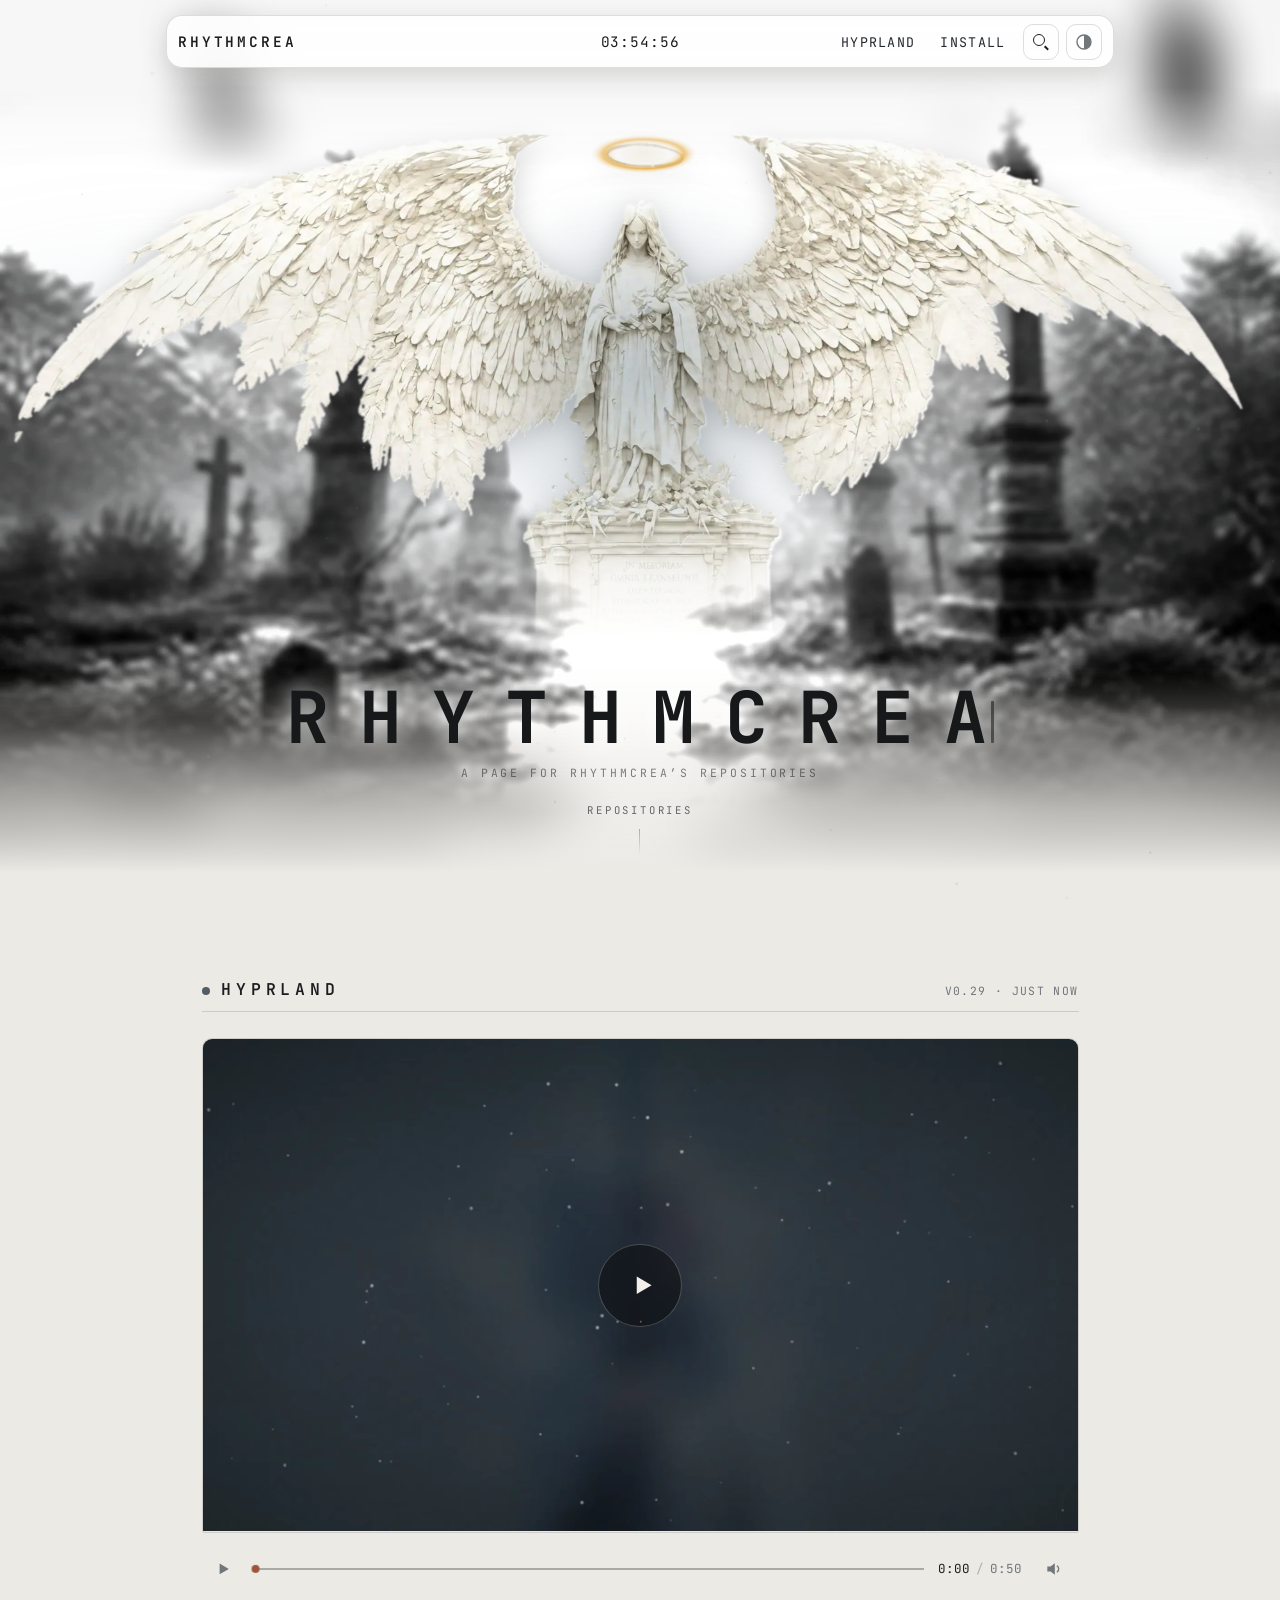
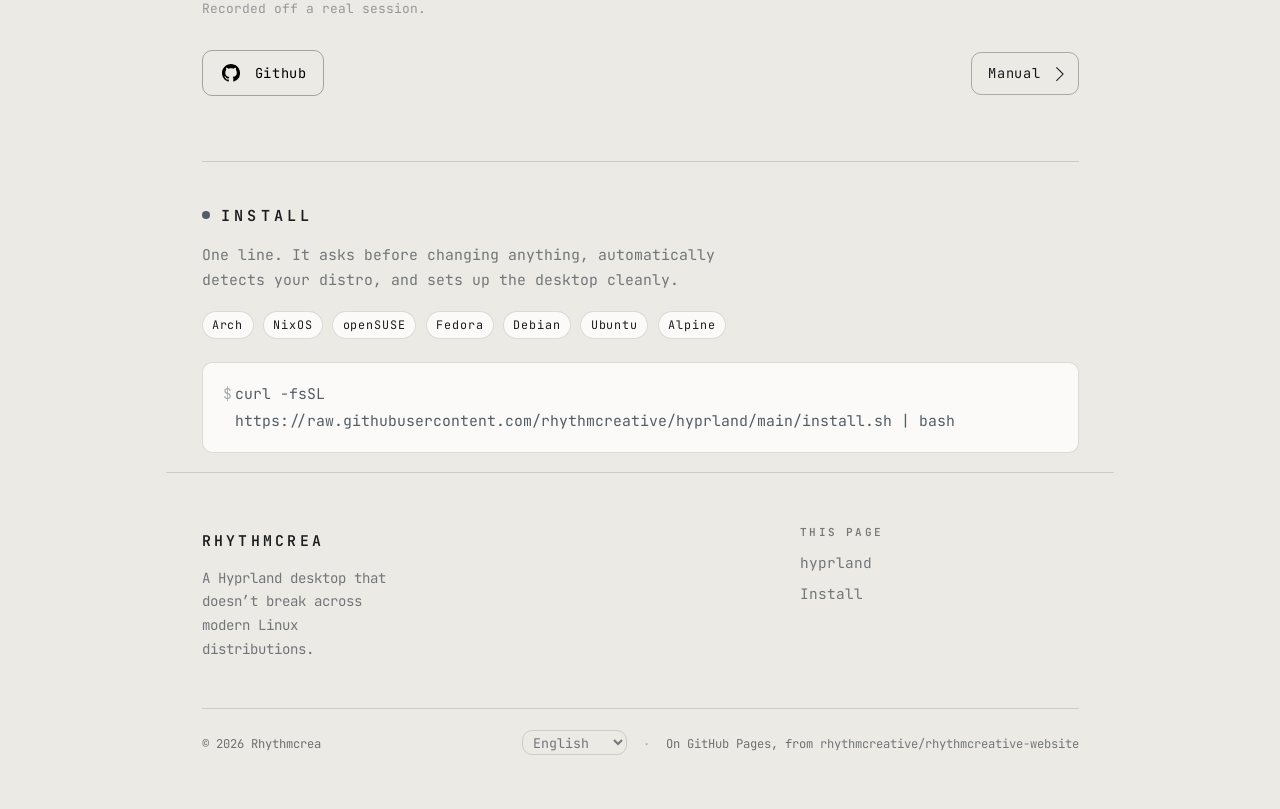
<file: index.html>
<!doctype html>
<html lang="en">
<head>
<meta charset="utf-8">

<!-- Que se permite y que no, y por que.
     --
     Esta pagina no carga NADA de fuera: ni un pixel, ni una fuente, ni un
     analytics, ni un script de un tercero. Todo lo que necesita esta aqui. Por
     eso se puede cerrar del todo, que es lo que hace esta linea.

     connect-src es lo que mas hace, y antes era 'none': la pagina no podia llamar a
     nadie. Aunque alguien dejara un error manana y lograra meter codigo en ella, no
     podria mandarse tus datos ni hablar con una pagina de anuncios.

     AHORA NO ES 'none'. El buscador de Algolia necesita salir, asi que se ha abierto
     solo a los dos dominios de Algolia y no a '*'. Sigue sin poder hablar con nadie mas,
     y el unico dato que sale es lo que escribe quien esta buscando, y solo si busca.
     Lo demas —lo que se descarga, de donde— sigue siendo cero y sigue siendo de aqui.

     El script de arriba es el unico script en linea, y va con su huella, que es
     una suma del texto exacto. Si alguien anade otro script en linea, el
     navegador no lo ejecuta: no coincide. Los scripts de siempre, los de
     assets/, siguen entrando con 'self'.

     style-src lleva 'unsafe-inline' porque un par de colores de pywal se ponen
     con style="..." en linea. Es lo unico que se abre, y con lo que se abre no
     se puede ejecutar codigo: un color solo pinta. Si algun dia se ponen con
     JavaScript, esa palabra se puede quitar.

     frame-ancestors no esta porque en un <meta> el navegador lo ignora: solo
     cuenta en una cabecera HTTP, que en GitHub Pages no se puede poner. Lo de
     que nadie meta esta pagina en un iframe tiene que ir en la cabecera. -->
<!--
  connect-src estaba en 'none', que hacia que esta pagina no pudiera llamar a nadie:
  ni a un servidor de analiticas, ni a una fuente externa, ni a un buscador. Con el
  buscador de Algolia se ha abierto, pero solo a UN host: el exacto que usa el
  buscador, que se sabe porque el Application ID esta escrito en assets/buscador.js.

  Primero se puso con un comodin, *.algolia.net, para no depender de que alguien se
  acuerde de tocar la CSP al rellenar el ID. Con el ID ya puesto se ha cerrado al
  host solo. Estrecharlo no rompe nada —solo se usa ese— y deja menos sitios por los
  que pueda colarse algo, que es de lo que sirve una CSP.

  Lo que sale por esa puerta no es la pagina, es lo que escribe quien busca, y solo
  si busca. assets/buscador.js lo tiene escrito en su cabecera, sin rodeos.
-->
<meta http-equiv="Content-Security-Policy" content="default-src 'none'; script-src 'self' 'sha256-nAK7VnBp6G/vtc4ozdrEE5vGXXSnXOh21k8N/k3+oUQ='; style-src 'self' 'unsafe-inline'; img-src 'self' data:; media-src 'self'; font-src 'self'; connect-src https://0wwmdplf0w-dsn.algolia.net; form-action 'none'; base-uri 'none'; object-src 'none'">
<meta name="referrer" content="strict-origin-when-cross-origin">
<meta name="permissions-policy" content="camera=(), microphone=(), geolocation=(), payment=(), usb=(), interest-cohort=()">
<meta name="viewport" content="width=device-width, initial-scale=1, viewport-fit=cover">
<title>Rhythmcrea</title>
<meta name="description" content="RHYTHMCREA. A Hyprland desktop and everything that came out around it.">
<!-- color-scheme "dark light" no dice cual de los dos se esta usando, solo que
     los dos valen. El que vale es la propiedad CSS de mas abajo: --suelo ya lo
     lleva el cambio de tema. Con esto el navegador pinta las barras de scroll y
     los controles nativos del color que toca, que antes se quedaban oscuros con
     la pagina en blanco. -->
<meta name="color-scheme" content="dark light">
<meta name="theme-color" content="#0b0d0f">
<link rel="canonical" href="https://rhythmcrea.com/">

<!-- Para compartir el enlace. Sin esto, al mandar el enlace a Discord, Mastodon,
     Slack, Twitter o un correo no se ve NADA: ni titulo, ni texto, ni imagen.

     La URL tiene que ser ABSOLUTA. Una relativa no la resuelven.

     Estas cuatro estaban en el sitio de ejemplo del protocolo, y se dejaron asi a
     proposito hasta que se publico: mientras no hubiera dominio no habia que poner
     nada. Ya hay dominio, y por eso ya no hay ningun marcador de posicion en este
     fichero — si algum dia se busca esa cadena, tiene que dar cero resultados.

     La imagen la hace scripts/preparar-og.py con las capas de la portada, a
     1200x630, que es lo que piden los protocolos de compartir. No se descarga al
     abrir la pagina: los <meta> no son recursos, asi que no cuesta bytes. -->
<meta property="og:type"        content="website">
<meta property="og:site_name"   content="RHYTHMCREA">
<meta property="og:title"       content="RHYTHMCREA">
<meta property="og:description" content="A Hyprland desktop that doesn't break, and everything that came out around it.">
<meta property="og:url"         content="https://rhythmcrea.com/">
<meta property="og:image"       content="https://rhythmcrea.com/assets/og.jpg">
<meta property="og:image:width"  content="1200">
<meta property="og:image:height" content="630">
<meta property="og:image:alt"   content="A winged statue in a foggy cemetery, with the name RHYTHMCREA across it.">
<meta property="og:locale"      content="en">
<meta name="twitter:card"       content="summary_large_image">
<meta name="twitter:title"       content="RHYTHMCREA">
<meta name="twitter:description" content="A Hyprland desktop that doesn't break, and everything that came out around it.">
<meta name="twitter:image"      content="https://rhythmcrea.com/assets/og.jpg">
<!-- El angel es el elemento mas grande y el primero que se ve, y esta solo
     en el CSS: el navegador no lo descubre hasta que ha parseado la hoja, que
     va detras. Con la precarga empieza a bajar en cuanto ve la cabecera. -->
  <!-- El tema, ANTES de la hoja de estilos y antes de pintar.

       El script que aplica el tema estaba al final del body, con el resto. Eso
       significa que el navegador pinta primero la pagina en oscuro y luego la
       cambia a claro: un destello blanco en cada recarga de quien tenga el tema
       claro guardado, que es justo lo que se nota al recargar.

       Aqui, en la cabecera y sin esperar a la hoja, se lee la misma clave y se
       pone la misma clase en el elemento html. Cuatro lineas, ningun script
       externo, y es lo unico que hace falta para que no haya ni un fotograma en
       el tema equivocado.

       Va antes del <link> de la hoja a proposito: si el navegador ya tiene el CSS
       en cache, ponerlo despues seria lo mismo, pero si no lo tiene, este bloque
       se ejecuta mientras la hoja se descarga y gana. La clave y la clase tienen
       que coincidir con las de app.js; si se cambia una, hay que cambiar las dos. -->

<script>
  try {
    /* El tema, aqui en la cabecera y antes de la hoja, para que este puesto
       antes del primer pintado. Si no, hay un fotograma en el contrario en cada
       recarga, que es justo lo que se nota al recargar con el tema claro
       guardado.

       La estructura es la del script de omarchy.org, y lo que importa es el ORDEN
       de los pasos:

         1. LEER lo guardado, con su propio try. Puede fallar —modo privado, un
            iframe sin permisos, algun file://— y no debe arrastrar al resto.
         2. VALIDAR contra los tres valores buenos. Uno raro no vale: si se
            acepta, el boton puede acabar marcando un modo que el <html> no tiene,
            con la pagina clara y el boton diciendo "automatico".
         3. DECIDIR el color con matchMedia, que NO necesita almacenamiento. Este
            es el paso que antes no podia llegar a ejecutarse: la lectura del
            storage estaba dentro del mismo try que el resto, asi que si fallaba
            se iba todo y la pagina se quedaba sin tema puesto. Con el storage
            bloqueado, la pagina salia con el oscuro del CSS y el boton con el
            icono de automatico: dos verdades distintas en la misma pantalla.
         4. GUARDAR lo resuelto, con su propio try, para que la proxima carga y
            app.js esten de acuerdo.
         5. En el catch de fuera, un valor por defecto y no un comentario vacio. */
    var modo = "auto";
    try { modo = localStorage.getItem("rhythm-crea-tema"); } catch (e) { /* sin storage */ }
    if (["auto", "claro", "negro"].indexOf(modo) < 0) modo = "auto";

    var claro = modo === "claro"
             || (modo === "auto" && !!(window.matchMedia &&
                 matchMedia("(prefers-color-scheme: light)").matches));
    if (claro) document.documentElement.classList.add("claro");
    /* El modo va tambien como atributo. El icono del boton depende de los tres
       modos y con la clase sola no hay forma de distinguir "automatico en oscuro"
       de "negro elegido a mano": se ven igual pero se portan distinto. */
    document.documentElement.setAttribute("data-tema", modo);
    try { localStorage.setItem("rhythm-crea-tema", modo); } catch (e) { /* sin storage */ }

    /* El preload del angel. Se CREA aqui en vez de poner un <link> fijo, porque
       hay dos imagenes, una por tema, y un solo preload solo puede poner una: con
       la fija se descargaba siempre la oscura y en tema claro eran 120 KB que no
       se pintan mientras la que si se pinta llegaba tarde. El aviso del navegador
       lo decia —"preloaded but not used"—, que es como se encontro.

       Y al crearlo desde aqui, que va antes de la hoja, adelanta el angel: empieza
       a bajar mientras se descarga el CSS, en vez de despues. */
    try {
      if (!/manual(\.html)?$/.test(location.pathname)) {
        var a = document.createElement("link");
        a.rel = "preload"; a.as = "image"; a.fetchPriority = "high";
        a.href = claro ? "assets/angel-claro.webp" : "assets/angel-oscuro.webp";
        document.head.appendChild(a);
      }
    } catch (e) { /* sin DOM: el angel se pedira con la hoja */ }
    /* El diccionario del idioma, adelantado. Sin esto el fichero de la lengua
       no empieza a bajar hasta que i18n.js se ejecuta al final del <body>: con la
       red lenta se ve primero la pagina en ingles y luego el cambiazo. Creandolo
       aqui, que va antes de la hoja, baja en paralelo con el CSS y cuando i18n.js
       lo pide ya esta en cache.

       Solo si no es ingles: en ingles no hay fichero que traer, la pagina ya esta
       escrita en ingles. Y el valor se limpia con la misma expresion que usa
       i18n.js, para que un parametro raro no acabe en un href. La clave tiene que
       coincidir con la de i18n.js; si se cambia una, hay que cambiar las dos. */
    try {
      var mu = /[?&]lang=([a-zA-Z-]{2,5})/.exec(location.search || "");
      var ml = mu ? mu[1] : null;
      if (!ml) { try { ml = localStorage.getItem("rhythm-crea-idioma"); } catch (e) { /* sin storage */ } }
      if (ml && ml !== "en" && /^[a-z-]{2,5}$/.test(ml)) {
        var l = document.createElement("link");
        l.rel = "preload"; l.as = "script";
        l.href = "data/lang-" + ml + ".js";
        document.head.appendChild(l);
      }
    } catch (e) { /* sin DOM: el diccionario llegara cuando lo pida i18n.js */ }
  } catch (e) {
    /* Si ha petado algo de lo de arriba —que no deberia, porque cada paso va
       protegido por su propio try— el <html> se queda sin tema y la pagina sale
       con el del CSS, que es el oscuro. Se pone uno por defecto para que la pagina
       y el boton no acaben diciendo cosas distintas. */
    document.documentElement.setAttribute("data-tema", "auto");
  }
</script>
  <!-- El angel NO se precarga aqui sino en el script del tema, mas arriba. Hay
       dos imagenes, una por tema, y un solo preload solo puede poner una: con la
       fija se descargaba siempre la oscura y en tema claro eran 120 KB que no se
       pintan mientras la que si se pinta llegaba tarde. El script crea el link
       del que toca, y de paso lo adelanta a antes de la hoja. -->
  <!-- El poster del clip, precargado. Son 23 KB y es lo primero que deberia
       verse en la seccion de hyprland, pero hasta que el navegador decide
       pedirlo —que es cuando pinta el <video>— el hueco sale vacio.
       Medido el 2026-10-04 con la red a 400 kbit: entre que aparece el
       reproductor y que se ve el cartel pasan casi dos segundos de rectangulo
       vacio. Con el preload, el cartel esta ahi desde el principio.
       Sin fetchpriority a proposito: la portada compite por el ancho de banda
       con el angel y con la hoja, y este no es el elemento mas importante de
       la pagina. Es el segundo. -->
  <link rel="preload" as="image" href="assets/hyprland-poster.webp">
  <link rel="preload" as="font" href="assets/fuentes/jetbrains-var.woff2" type="font/woff2" crossorigin>
<link rel="stylesheet" href="assets/style.css">
<link rel="stylesheet" href="assets/buscador.css">
<!-- El icono de la pestana. Es el halo de la cabeza del angel, que es el motivo
     que la pagina ya comparte con la barra: un anillo de oxido sobre el suelo
     oscuro. Antes era un punto suelto, que era un placeholder de los primeros
     dias y no significaba nada.

     Va en un data URI y no en un fichero aparte para no pedir una peticion mas:
     el icono se ve en la pestana antes de que la pagina haya descargado nada, y
     a 16 px un SVG se lee mejor que un PNG de 16. Probado a 16 y a 32 px con
     rsvg-convert. -->
<link rel="icon" href="data:image/svg+xml,%3Csvg xmlns='http://www.w3.org/2000/svg' viewBox='0 0 32 32'%3E%3Crect width='32' height='32' rx='9' fill='%230b0d0f'/%3E%3Ccircle cx='16' cy='16' r='8' fill='none' stroke='%23ba5f44' stroke-width='4.5'/%3E%3C/svg%3E">
</head>
<body>
<div class="linea-progreso" id="linea-progreso" aria-hidden="true"></div>

<!-- Enlace de salto. Es lo primero que hay en el DOM y esta oculto hasta que le
     llega el foco por el teclado, que es justo cuando hace falta: saltar la barra
     y el angel entero para llegar al contenido. En un movil con barra fija encima
     del todo, el tabulador se para en cuatro cosas que no llevan a ninguna parte
     antes de llegar a nada util. -->
<a class="saltar" href="#contenido">Skip to content</a>

<!-- La barra. -->
<div class="barra-z">
  <!-- Tres zonas: el nombre a la izquierda y solo, el reloj en el medio, los
       enlaces a la derecha. El reloj va en una columna propia del grid para que
       quede centrado de verdad, y no "mas o menos" centrado segun lo que
       mida cada lado. -->
  <div class="isla" tabindex="0" aria-label="Navigation">
    <div class="izq">
      <a class="rotulo rotulo-enlace" href="#campo">Rhythmcrea</a>
    </div>
    <span class="reloj" id="reloj">--:--:--</span>
    <!-- La zona derecha: los enlaces y el interruptor. Van en un div porque el
         grid de la barra es de tres columnas (1fr auto 1fr) y el reloj tiene que
         seguir cayendo en la del medio. Con el boton como cuarto hijo suelto, el
         reloj se desplazaba de sitio.

         Y el boto va FUERA del nav a proposito: dentro, el display:none que el nav
         recibe por debajo de 620 px se lo llevaba por delante, y en un movil no
         habia forma de cambiar de tema. -->
    <div class="der">
      <nav>
        <a href="#hyprland">hyprland</a>
        <a href="#instalar">install</a>
      </nav>
      <button class="interruptor" id="interruptor" type="button"
              aria-pressed="false" title="Switch to the light theme">
        <!-- Iconos del mismo set, para que pesen lo mismo. El de la luna que
             habia antes no estaba centrado en su caja de 24x24: la dibujaba
             descentrada, y con el contenedor centrado se notaba el medio pixel
             de desvio. -->
        <!-- El icono del modo automatico: un circulo con medio relleno, el signo
             clasico de "contraste". Es el mismo trazo que los otros dos —1.7 de
             grosor, sin relleno, extremos redondos— para que los tres pesen lo
             mismo al girar. Va el primero porque es el estado por defecto. -->
        <svg class="ic ic-auto" viewBox="0 0 24 24" aria-hidden="true"
             fill="none" stroke="currentColor" stroke-width="1.7"
             stroke-linecap="round" stroke-linejoin="round">
          <circle cx="12" cy="12" r="8.4"/>
          <path d="M12 3.6a8.4 8.4 0 0 1 0 16.8Z" fill="currentColor" stroke="none"/>
        </svg>
        <svg class="ic ic-luna" viewBox="0 0 24 24" aria-hidden="true"
             fill="none" stroke="currentColor" stroke-width="1.7"
             stroke-linecap="round" stroke-linejoin="round">
          <path d="M12 3a6 6 0 0 0 9 9 9 9 0 1 1-9-9Z"/>
        </svg>
        <svg class="ic ic-sol" viewBox="0 0 24 24" aria-hidden="true"
             fill="none" stroke="currentColor" stroke-width="1.7"
             stroke-linecap="round" stroke-linejoin="round">
          <circle cx="12" cy="12" r="4"/>
          <path d="M12 2v2M12 20v2M4.93 4.93l1.41 1.41M17.66 17.66l1.41 1.41
                   M2 12h2M20 12h2M6.34 17.66l-1.41 1.41M19.07 4.93l-1.41 1.41"/>
        </svg>
        <span class="sr">Switch theme</span>
      </button>
    </div>
  </div>
</div>

<main id="contenido">

<!-- El campo: la foto deshecha en capas que se mueven a distinta velocidad. -->
<section class="campo" id="campo">
  <div class="escena" id="escena">
    <div class="respaldo" aria-hidden="true"></div>
    <!-- Las cuatro capas dentro de una caja. La caja es JUSTO el rectangulo de
         la foto, y su mascara se lleva los doce pixeles de arriba y de abajo, con
         lo que la foto no corta en seco contra el respaldo, que esta
         desenfocado y va mas claro. -->
    <div class="capas" id="capas">
      <div class="capa fondo"    data-hondo="0.6"></div>
      <div class="capa angel"    data-hondo="1.5"></div>
      <!-- El aro, en su propia imagen y solo con la parte del anillo: es lo que
           se enciende al pinchar. Va con data-hondo 1.5, el mismo que el angel,
           para que se mueva pegado a la cabeza y no se quede mientras las capas
           de al lado se separan. Lo hace scripts/preparar-angel.py. -->
      <div class="capa aro"      data-hondo="1.5"></div>
      <div class="capa velo"     data-hondo="3.4"></div>
      <div class="capa frente"   data-hondo="5.2"></div>
    </div>
    <div class="halo" id="halo" aria-hidden="true"></div>
    <div class="luz"   id="luz"  aria-hidden="true"></div>
    <canvas class="motas" id="motas" aria-hidden="true"></canvas>
  </div>

  <div class="cartel">
    <!-- El cursor va DENTRO del h1 y no al lado. Es lo que hace omarchy.org con su
         wordmark, y no es un detalle: un cursor pegado al final del texto es la
         señal de que la pagina se esta "escribiendo", y si va fuera del titular se
         lee como un adorno suelto. aria-hidden porque no aporta nada a quien no lo
         ve: el nombre ya esta entero en el h1 para el lector de pantalla.
         Con prefers-reduced-motion el CSS lo quita entero (display: none), y con
         el reduced-motion del sistema el cursor es justo lo primero que sobra. -->
    <h1 class="nombre">RHYTHMCREA<span class="cursor" aria-hidden="true"></span></h1>
    <p class="bajo">a page for rhythmcrea&#8217;s repositories</p>
    <button class="bajar" id="bajar" type="button">repositories <i></i></button>
  </div>
</section>

<!-- Hyprland. Lo unico que hay, con su seccion entera. -->
<section class="cola seccion" id="hyprland">
  <div id="hyprland-caja">
<div class="cabecera-seccion"><span class="punto-mini"></span><h2>hyprland</h2><span class="meta">v0.29  ·  just now</span></div><figure class="clip"><div class="escena-clip"><video id="clip-hyprland" width="1280" height="720" poster="assets/hyprland-poster.webp" preload="none" playsinline  data-desde="5" loop aria-label="hyprland, the desktop"><source data-src="assets/hyprland-demo.webm" type="video/webm"><source data-src="assets/hyprland-demo.mp4" type="video/mp4">This browser cannot play the clip. It is 50 seconds of the desktop: the launcher, the control centre and the end.</video><button class="clip-play" type="button" data-play="clip-hyprland" aria-label="Reproducir el clip"><svg viewBox="0 0 24 24" aria-hidden="true"><path d="M8 5.5v13l11-6.5-11-6.5Z" fill="currentColor"/></svg></button></div><div class="clip-barra"><button class="clip-btn" type="button" data-accion="play" aria-label="Reproducir"><svg viewBox="0 0 24 24" aria-hidden="true" class="ico-play"><path d="M8 5.5v13l11-6.5-11-6.5Z" fill="currentColor"/></svg><svg viewBox="0 0 24 24" aria-hidden="true" class="ico-pausa"><path d="M8 5h3v14H8zM13 5h3v14h-3z" fill="currentColor"/></svg></button><div class="clip-pista" role="slider" tabindex="0" aria-label="Posicion" aria-valuemin="0" aria-valuemax="100" aria-valuenow="0"><span class="clip-barra-rota"></span><span class="clip-mando"></span></div><span class="clip-tiempo"><b class="clip-actual">0:00</b><i>/</i><span class="clip-total">--:--</span></span><div class="clip-vol"><button class="clip-btn" type="button" data-accion="mute" aria-label="Quitar el sonido"><svg viewBox="0 0 24 24" aria-hidden="true" class="ico-son"><path d="M4 9v6h4l5 4V5L8 9H4Z" fill="currentColor"/><path d="M16 8.5a4.5 4.5 0 0 1 0 7" fill="none" stroke="currentColor" stroke-width="1.6" stroke-linecap="round"/></svg><svg viewBox="0 0 24 24" aria-hidden="true" class="ico-mudo"><path d="M4 9v6h4l5 4V5L8 9H4Z" fill="currentColor"/><path d="m16 9 5 6M21 9l-5 6" stroke="currentColor" stroke-width="1.6" stroke-linecap="round"/></svg></button><div class="clip-pista clip-vol-pista" role="slider" tabindex="0" aria-label="Volumen" aria-valuemin="0" aria-valuemax="100" aria-valuenow="100"><span class="clip-barra-rota"></span><span class="clip-mando"></span></div></div></div><figcaption class="nota-dato">Recorded off a real session.</figcaption></figure><div class="acciones-seccion"><a class="b b-gh" href="https://github.com/rhythmcreative/hyprland" target="_blank" rel="noopener"><span class="marca" aria-hidden="true"><svg viewBox="0 0 16 16" fill="currentColor"><path d="M8 0C3.58 0 0 3.58 0 8c0 3.54 2.29 6.53 5.47 7.59.4.07.55-.17.55-.38 0-.19-.01-.82-.01-1.49-2.01.37-2.53-.49-2.69-.94-.09-.23-.48-.94-.82-1.13-.28-.15-.68-.52-.01-.53.63-.01 1.08.58 1.23.82.72 1.21 1.87.87 2.33.66.07-.52.28-.87.51-1.07-1.78-.2-3.64-.89-3.64-3.95 0-.87.31-1.59.82-2.15-.08-.2-.36-1.02.08-2.12 0 0 .67-.21 2.2.82.64-.18 1.32-.27 2-.27s1.36.09 2 .27c1.53-1.04 2.2-.82 2.2-.82.44 1.1.16 1.92.08 2.12.51.56.82 1.27.82 2.15 0 3.07-1.87 3.75-3.65 3.95.29.25.54.73.54 1.48 0 1.07-.01 1.93-.01 2.2 0 .21.15.46.55.38A8.01 8.01 0 0 0 16 8c0-4.42-3.58-8-8-8Z"/></svg></span>Github</a><a class="b b-flecha" href="manual.html"><span>Manual</span><i aria-hidden="true"></i></a></div><div class="instalar" id="instalar"><h3 class="instalar-titulo">Install</h3><p class="instalar-texto">One line. It asks before changing anything, automatically detects your distro, and sets up the desktop cleanly.</p><div class="distros-soportadas" aria-label="Supported distributions"><span class="chip-distro">Arch</span><span class="chip-distro">NixOS</span><span class="chip-distro">openSUSE</span><span class="chip-distro">Fedora</span><span class="chip-distro">Debian</span><span class="chip-distro">Ubuntu</span><span class="chip-distro">Alpine</span></div><div class="comando instalar-cmd"><code>curl -fsSL https://raw.githubusercontent.com/rhythmcreative/hyprland/main/install.sh | bash</code><button class="copiar" type="button" data-copiar="curl -fsSL https://raw.githubusercontent.com/rhythmcreative/hyprland/main/install.sh | bash">copy</button></div></div>
  </div>



















</section>

</main>

<!-- El pie es el menu. En la barra solo caben cuatro cosas, y en un movil
     caben dos: sin esto, en el movil no habia ninguna manera de llegar a
     ningun sitio. Aqui esta todo, siempre. -->
<footer class="cola pie-menu" id="fuera">
  <div class="marca-menu">
    <a class="rotulo-menu" href="#campo">Rhythmcrea</a>
    <p>A Hyprland desktop that doesn&#8217;t break across modern Linux distributions.</p>
  </div>

  <!-- Esta pagina. Solo lo que hay dentro: hyprland, que es donde esta el
       reproductor y los botones, y Install, que es la unica salida de la
       pagina hacia fuera. Se quito el enlace "top", que estaba de mas: el logo de
       arriba ya hace eso, y volver al principio desde el final es pulsar Inicio. -->
  <nav class="col-menu" aria-label="This page">
    <h3>THIS PAGE</h3>
    <a href="#hyprland">hyprland</a>
    <a href="https://github.com/rhythmcreative/hyprland" target="_blank" rel="noopener">Install</a>
  </nav>



    <!-- La linea de abajo: el copyright a la izquierda y de donde sale la pagina a
         la derecha. Los dos lados van en el mismo <div> y el space-between del flex
         los separa, asi que no hacen falta clases ni columnas para ponerlos a su
         sitio.

         Lo de "On GitHub Pages, from rhythmcreative/rhythmcreative-website" es de
         donde sale de verdad: el sitio es estatico, lo compila GitHub Pages, y el
         repo esta abierto. Va aqui y no en la columna de la marca porque es de
         donde viene, no del autor.

         El repo se llama `rhythmcreative-website` y no `rhythm-site`. Lo segundo es
         el nombre de la carpeta de este ordenador, que no tiene nada que ver: el
         enlace va al repo de verdad, y por eso el texto va con el nombre entero y
         no con una abreviatura.

         El bloque de creditos de antes, "Static files, no build, no framework.
         Served by GitHub Pages.", no vuelve: decia casi lo mismo dos veces, y esta
         linea ya lo dice. -->
    <div class="pie-fin">
      <span class="pie-fin-izq">&copy; 2026 Rhythmcrea</span>
      <span class="pie-fin-der"><span id="idiomas" class="idiomas"></span> <span class="idiomas-sep">·</span> On GitHub Pages, from <a href="https://github.com/rhythmcreative/rhythmcreative-website" target="_blank" rel="noopener">rhythmcreative/rhythmcreative-website</a></span>
    </div>
</footer>

<script src="data/github.js" defer></script>
<script src="assets/hyprland.js" defer></script>
<script src="assets/capa-datos.js" defer></script>
<script src="assets/capa.js" defer></script>
<script src="assets/i18n.js" defer></script>
<script src="assets/app.js" defer></script>
<script src="data/buscador-local.js" defer></script>
<script src="assets/buscador.js" defer></script>
</body>
</html>
</file>
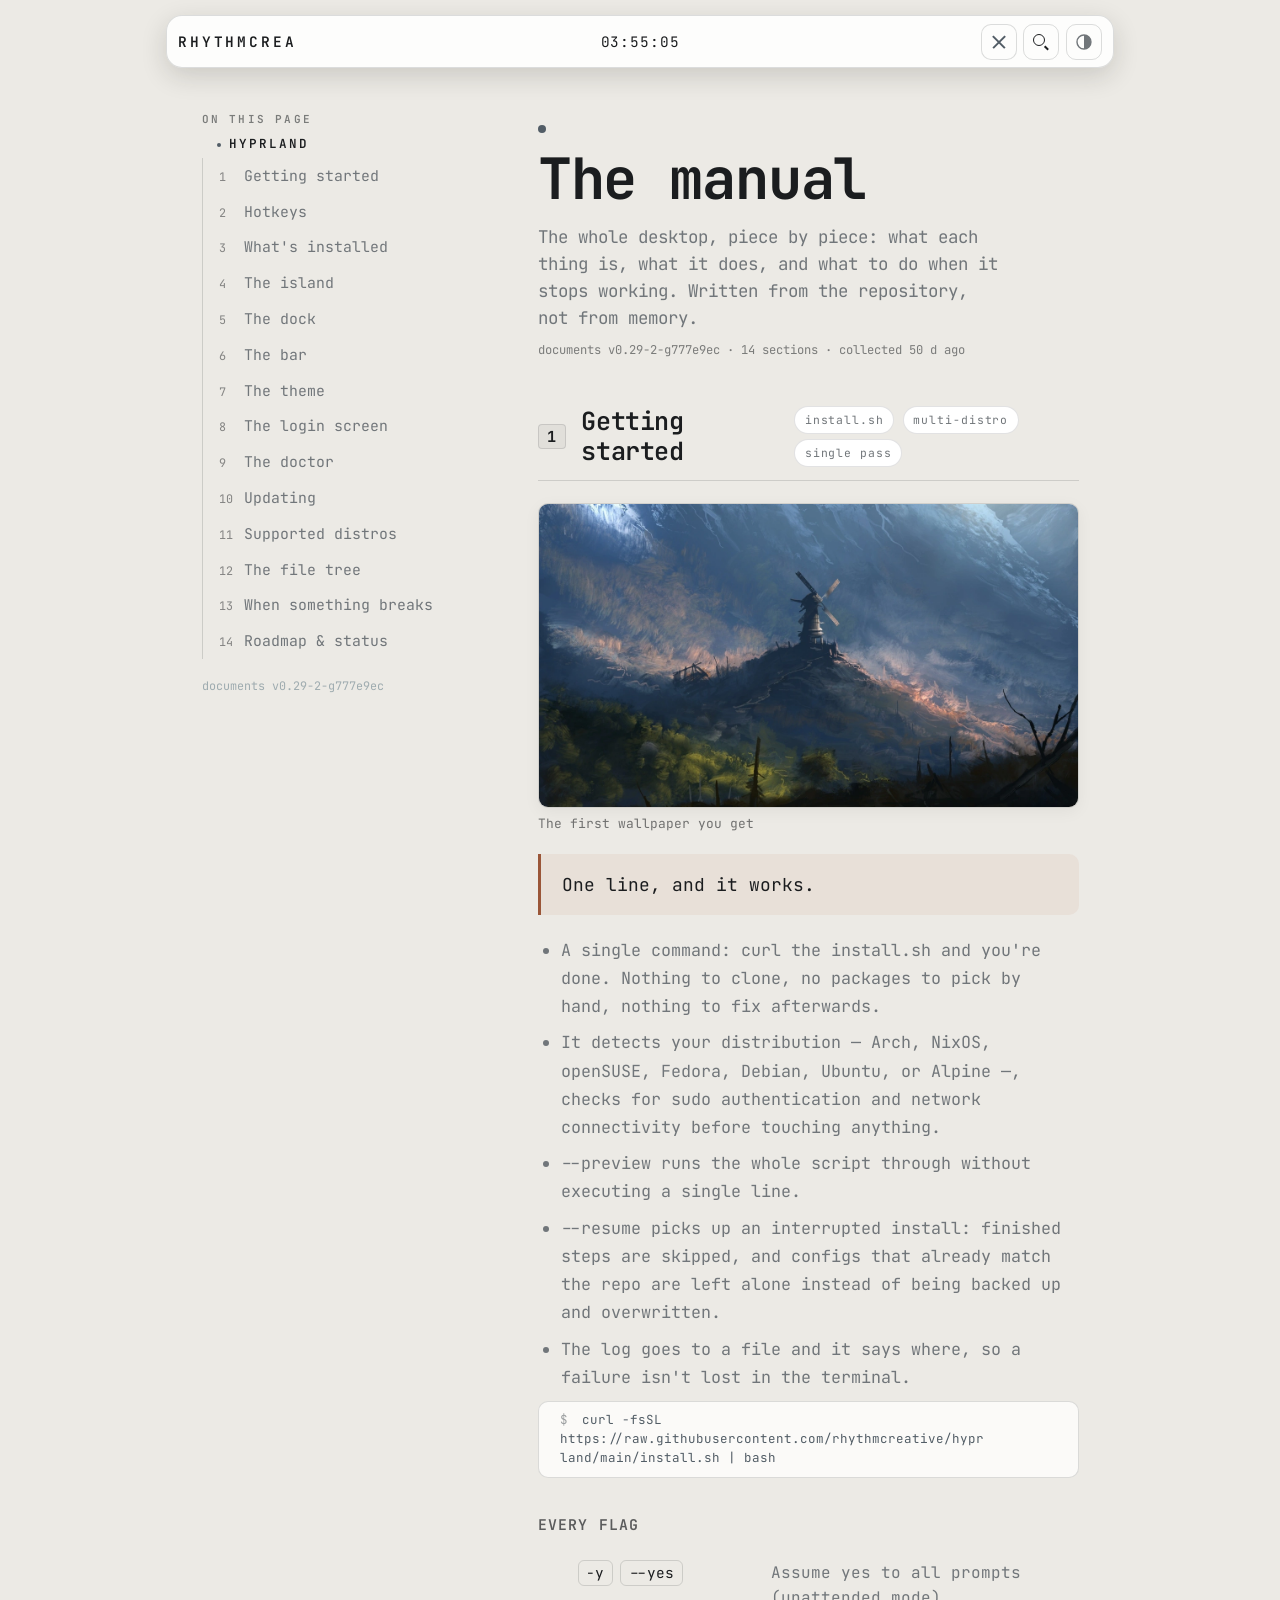
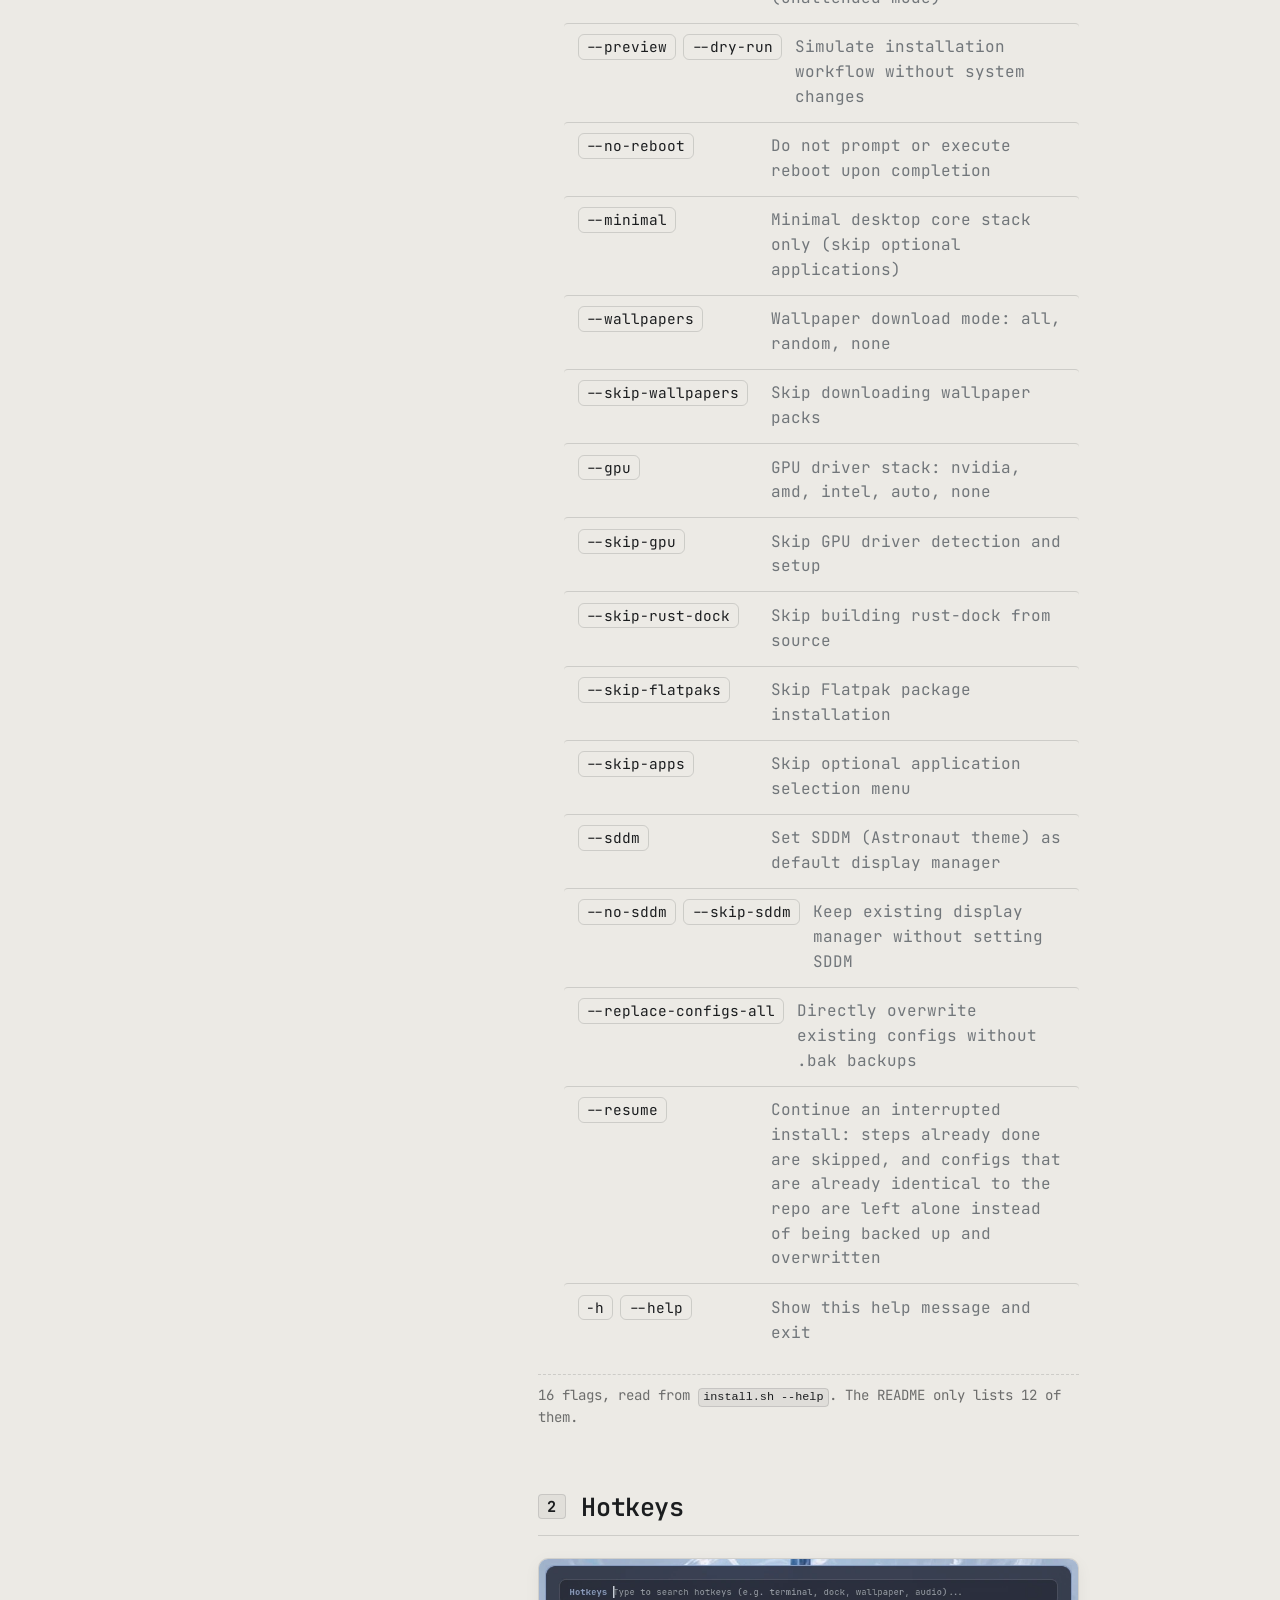
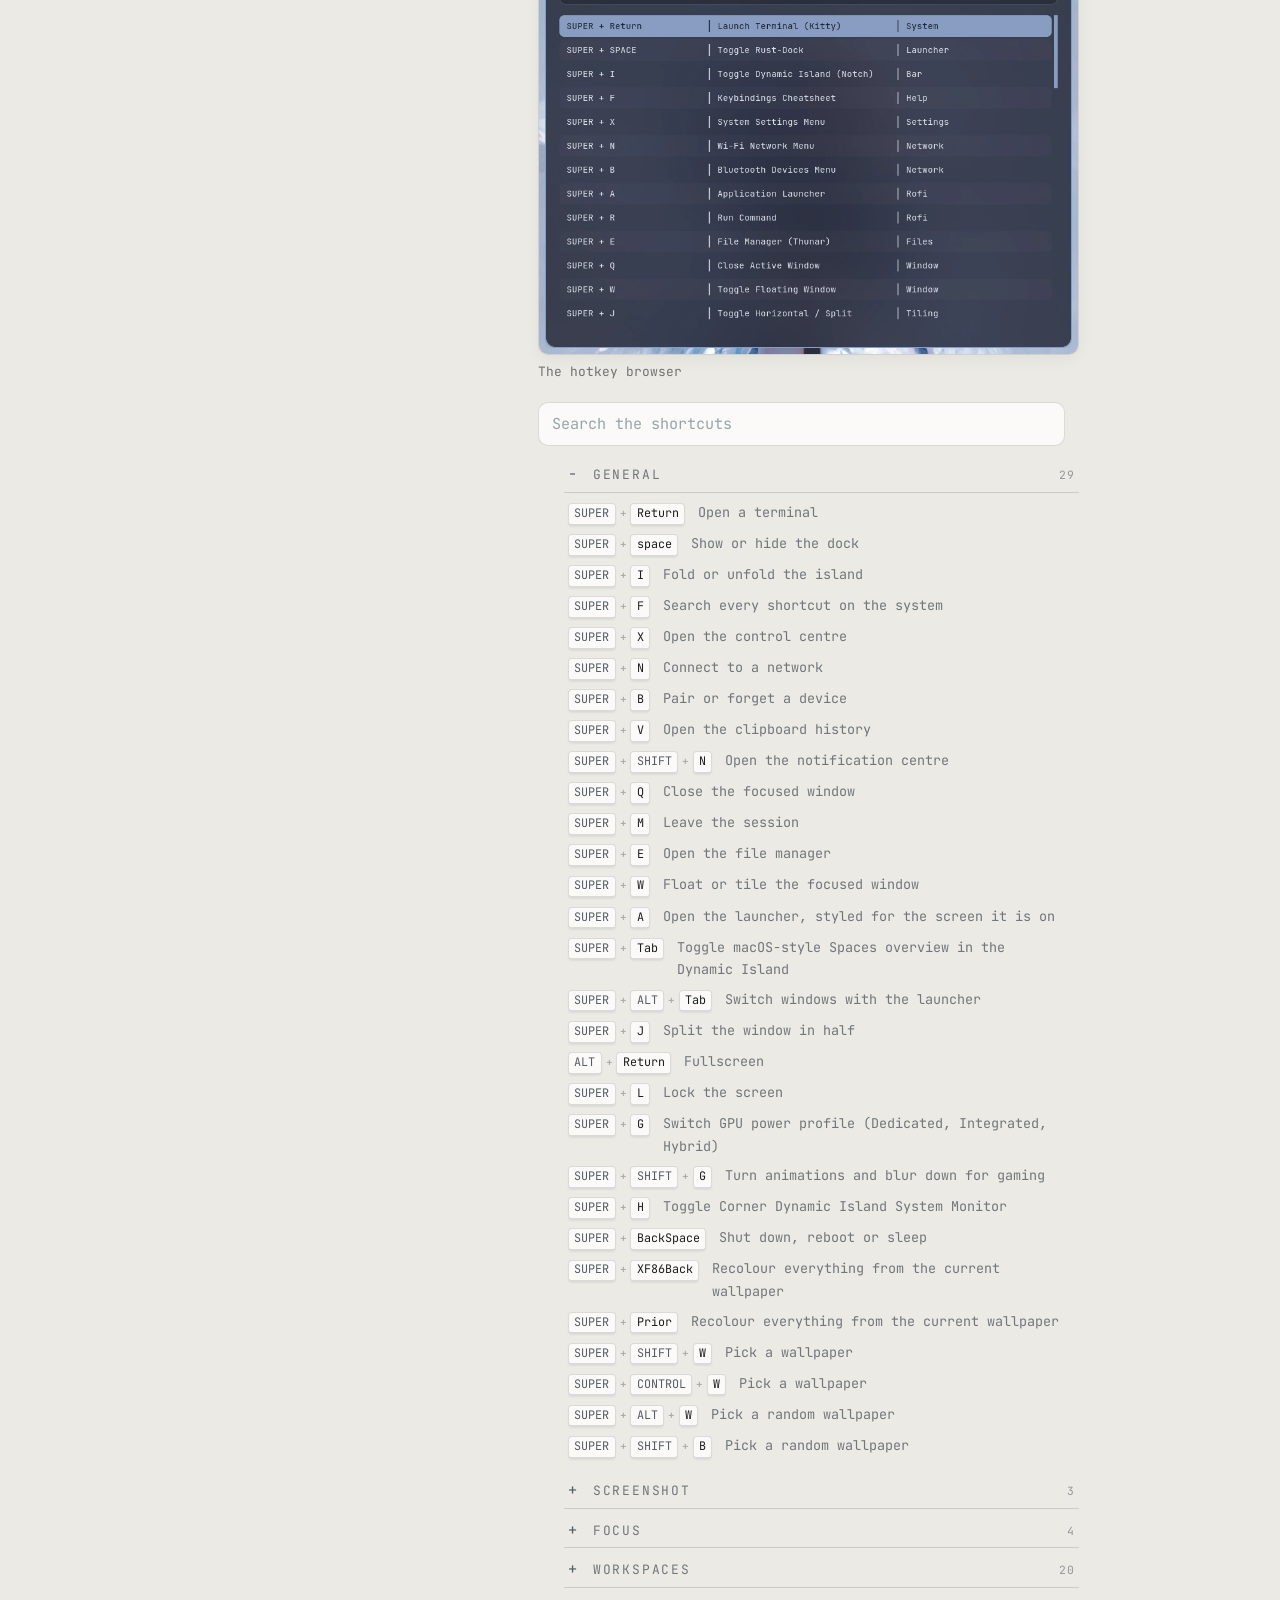
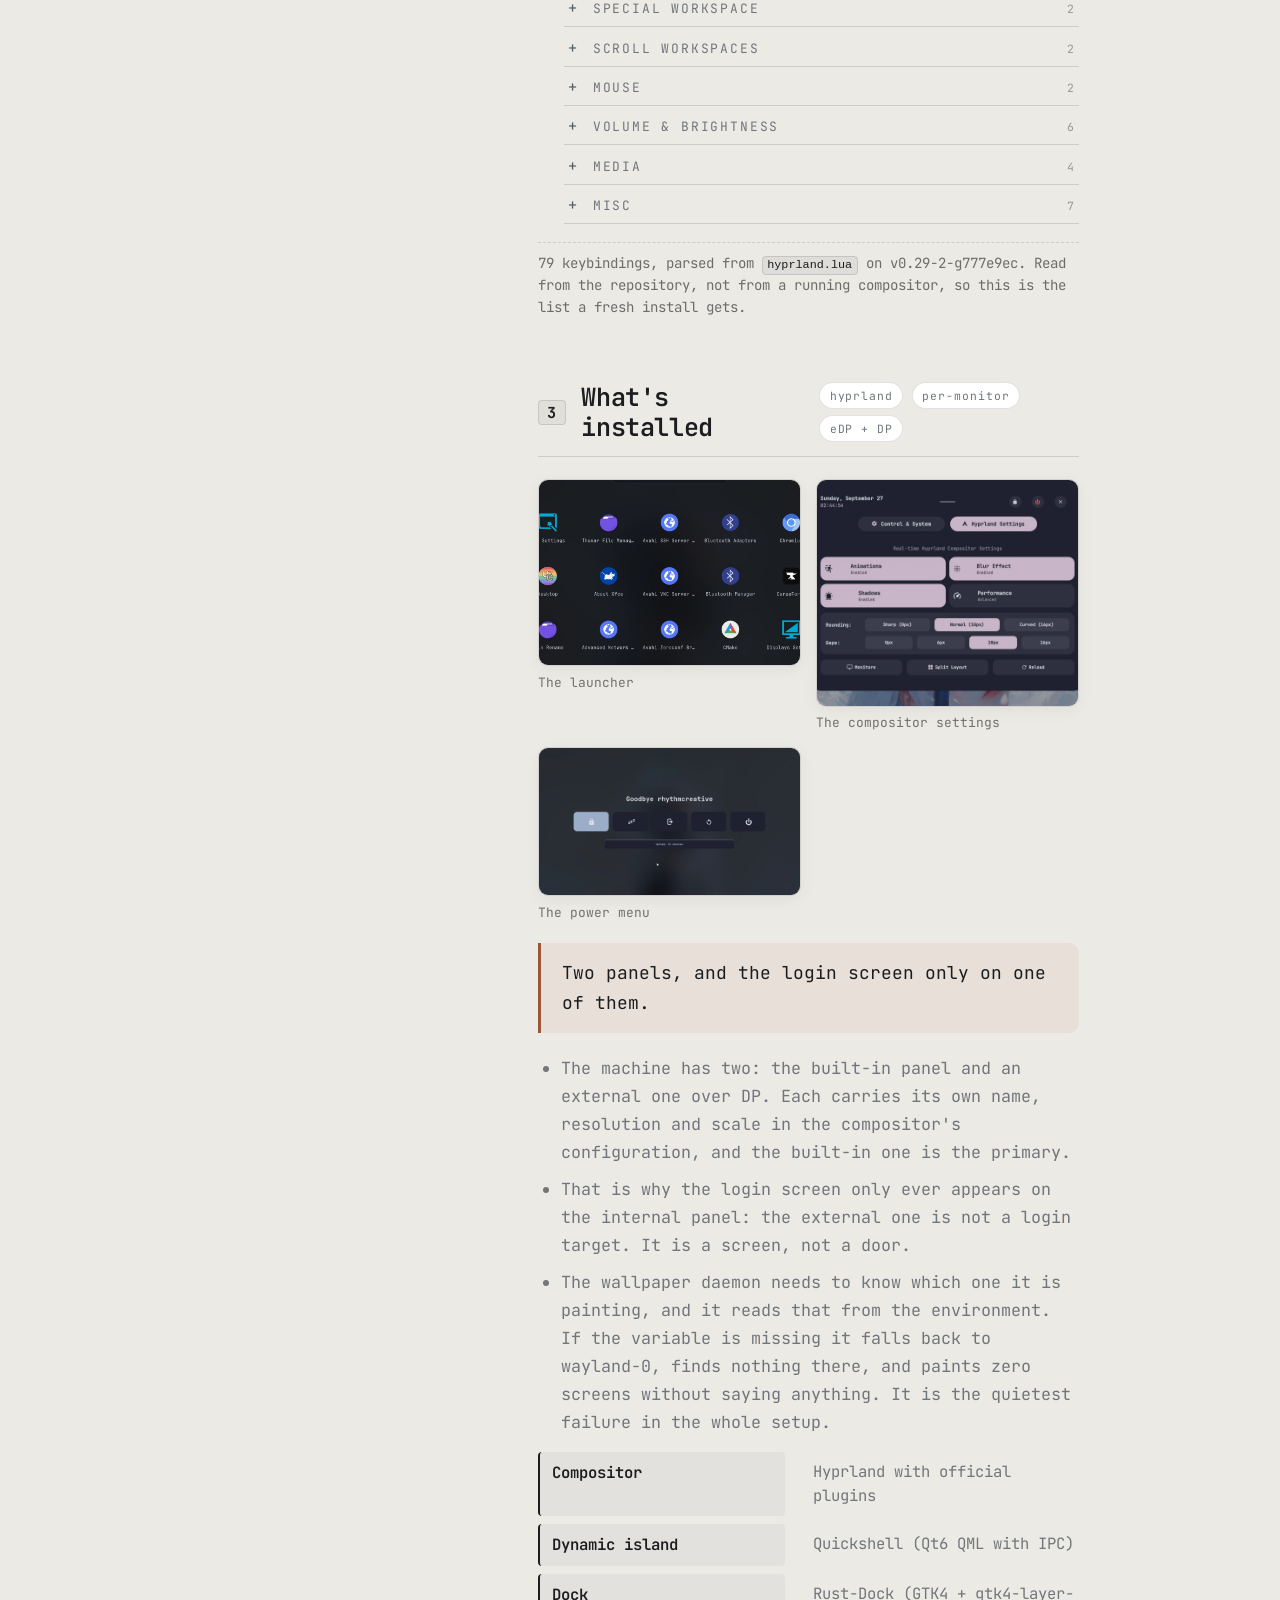
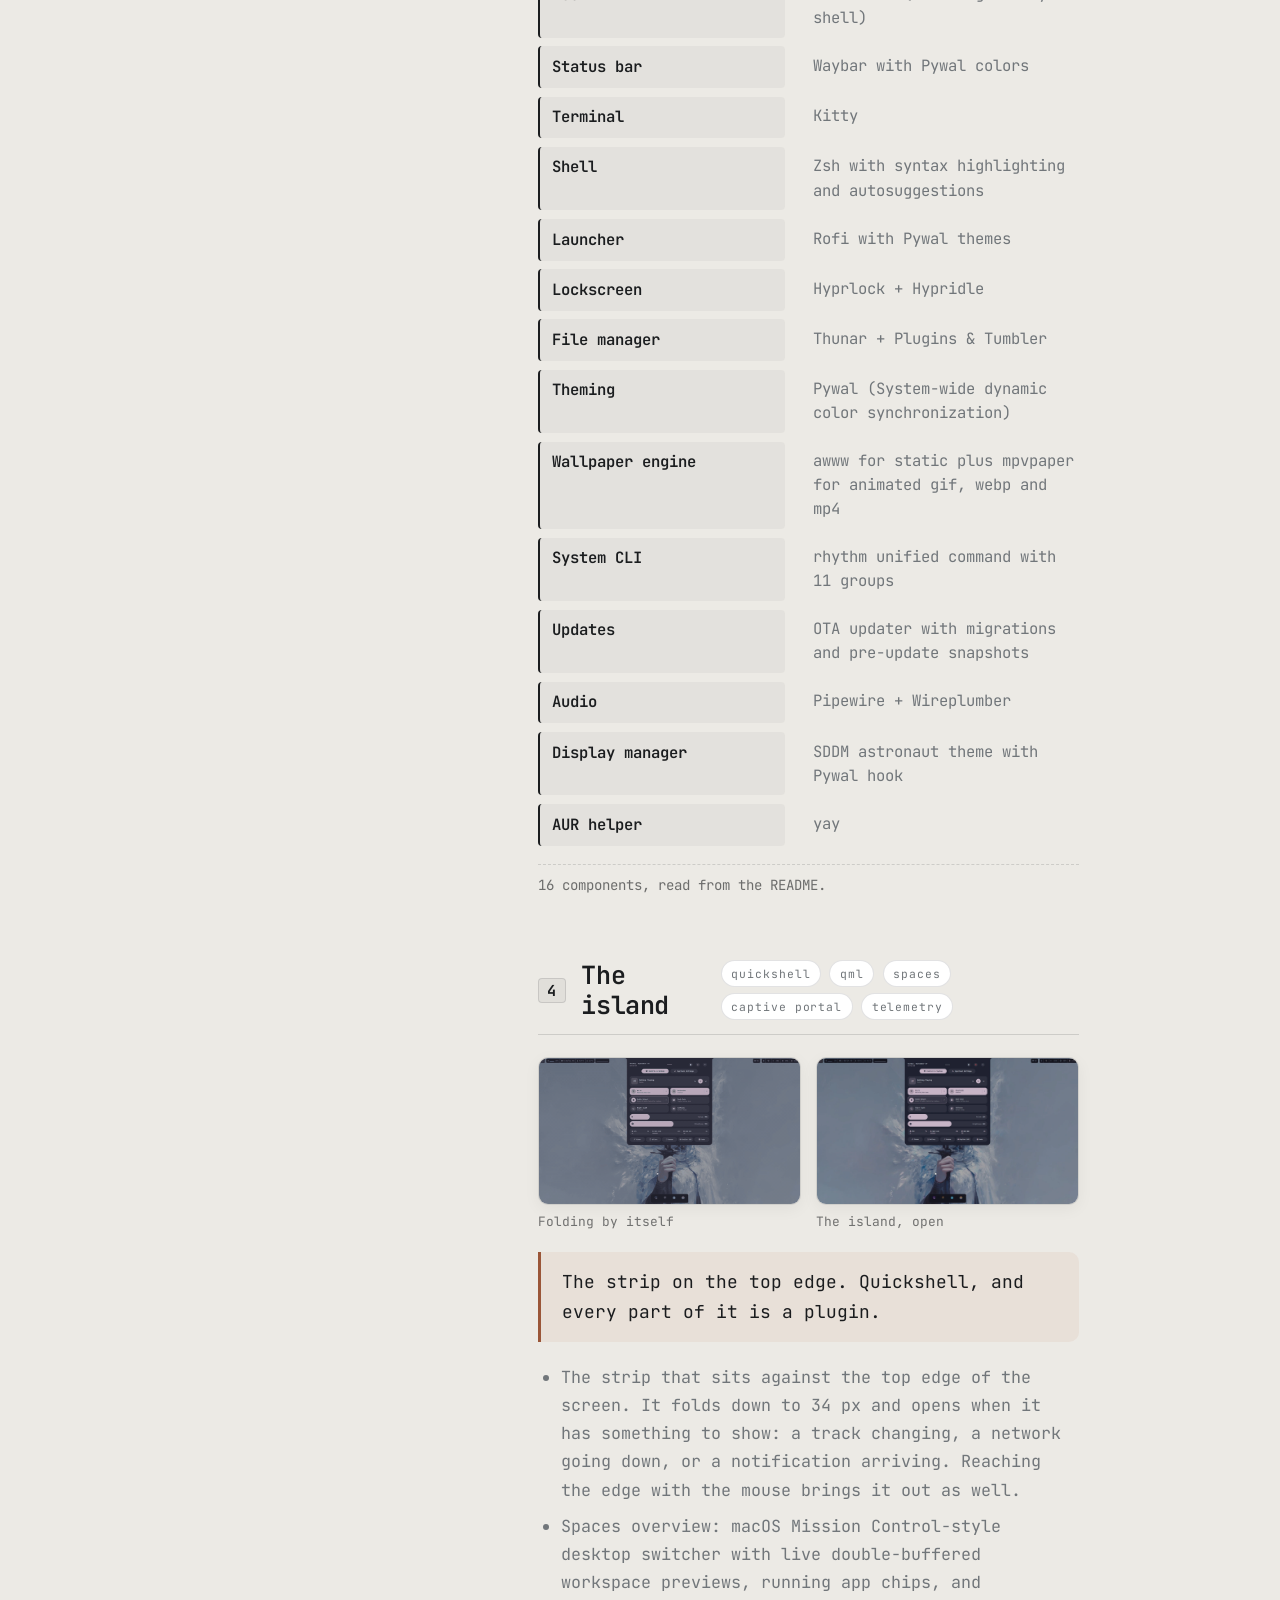
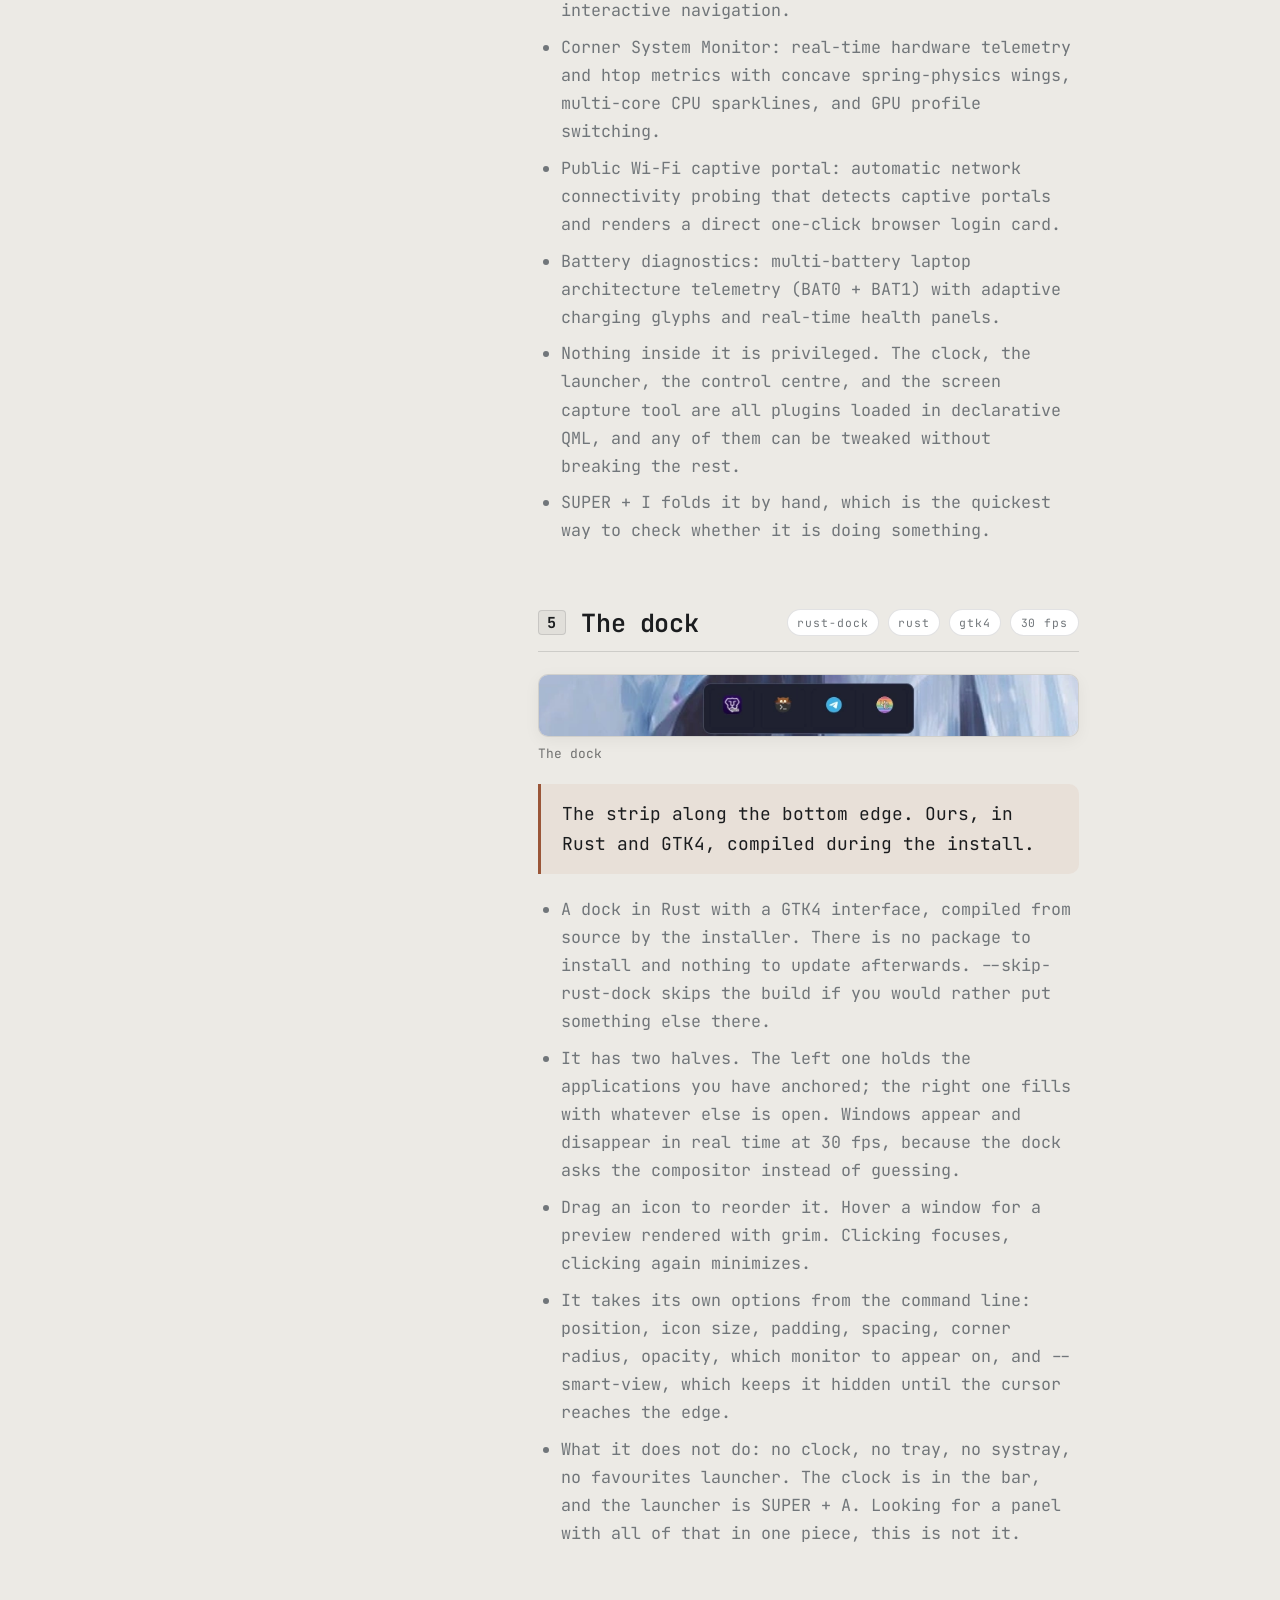
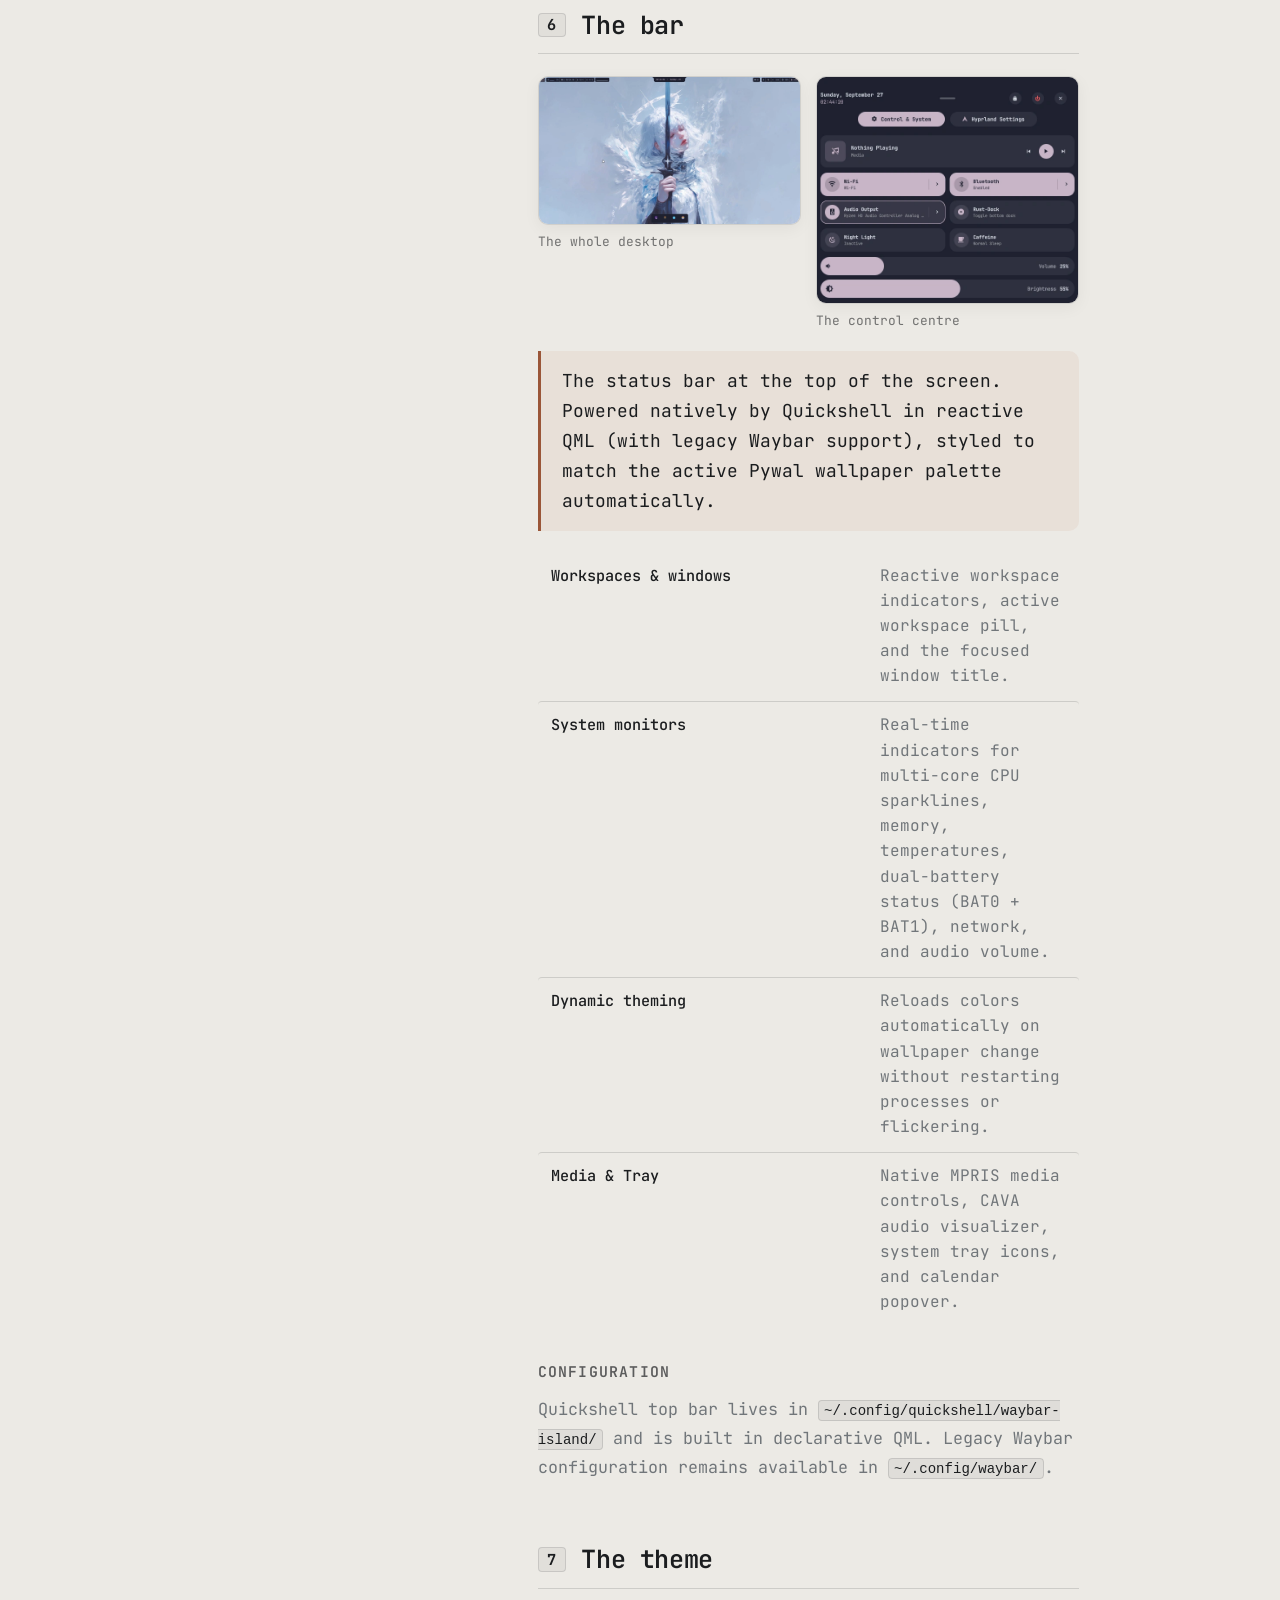
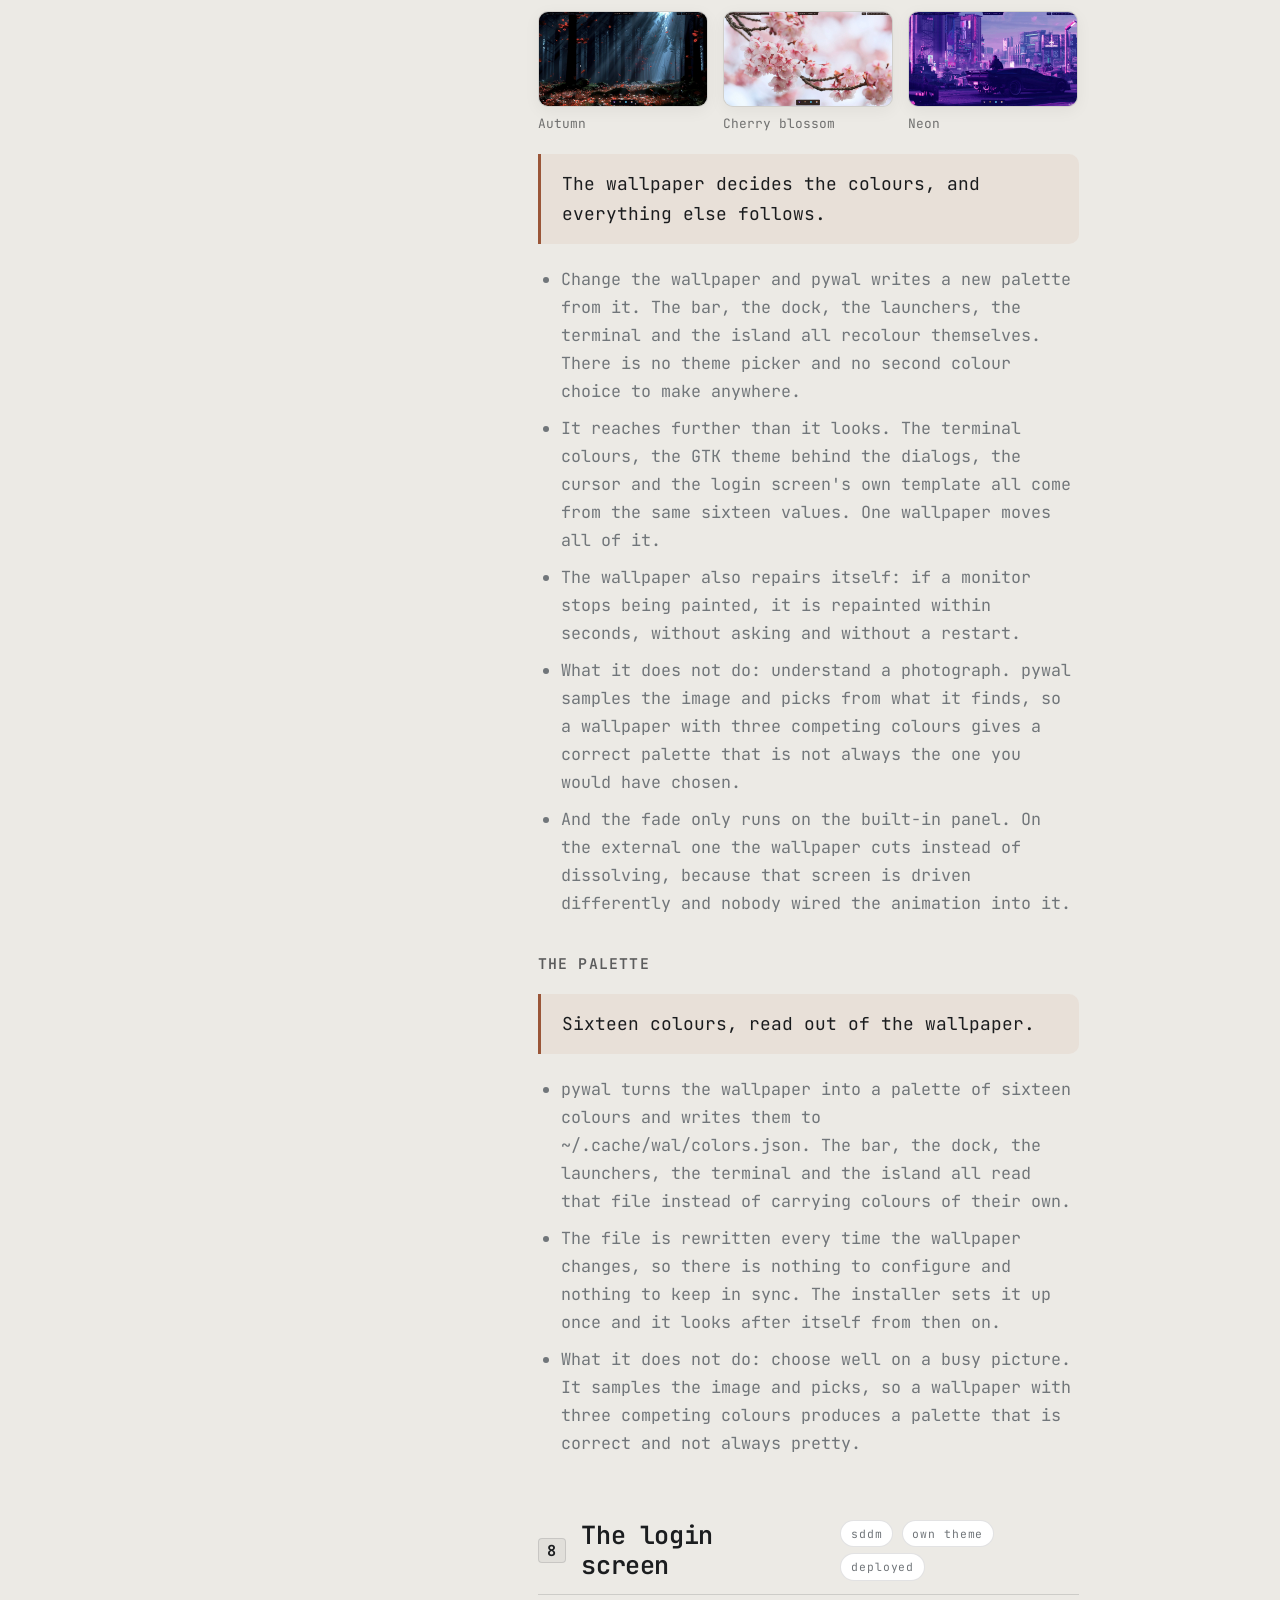
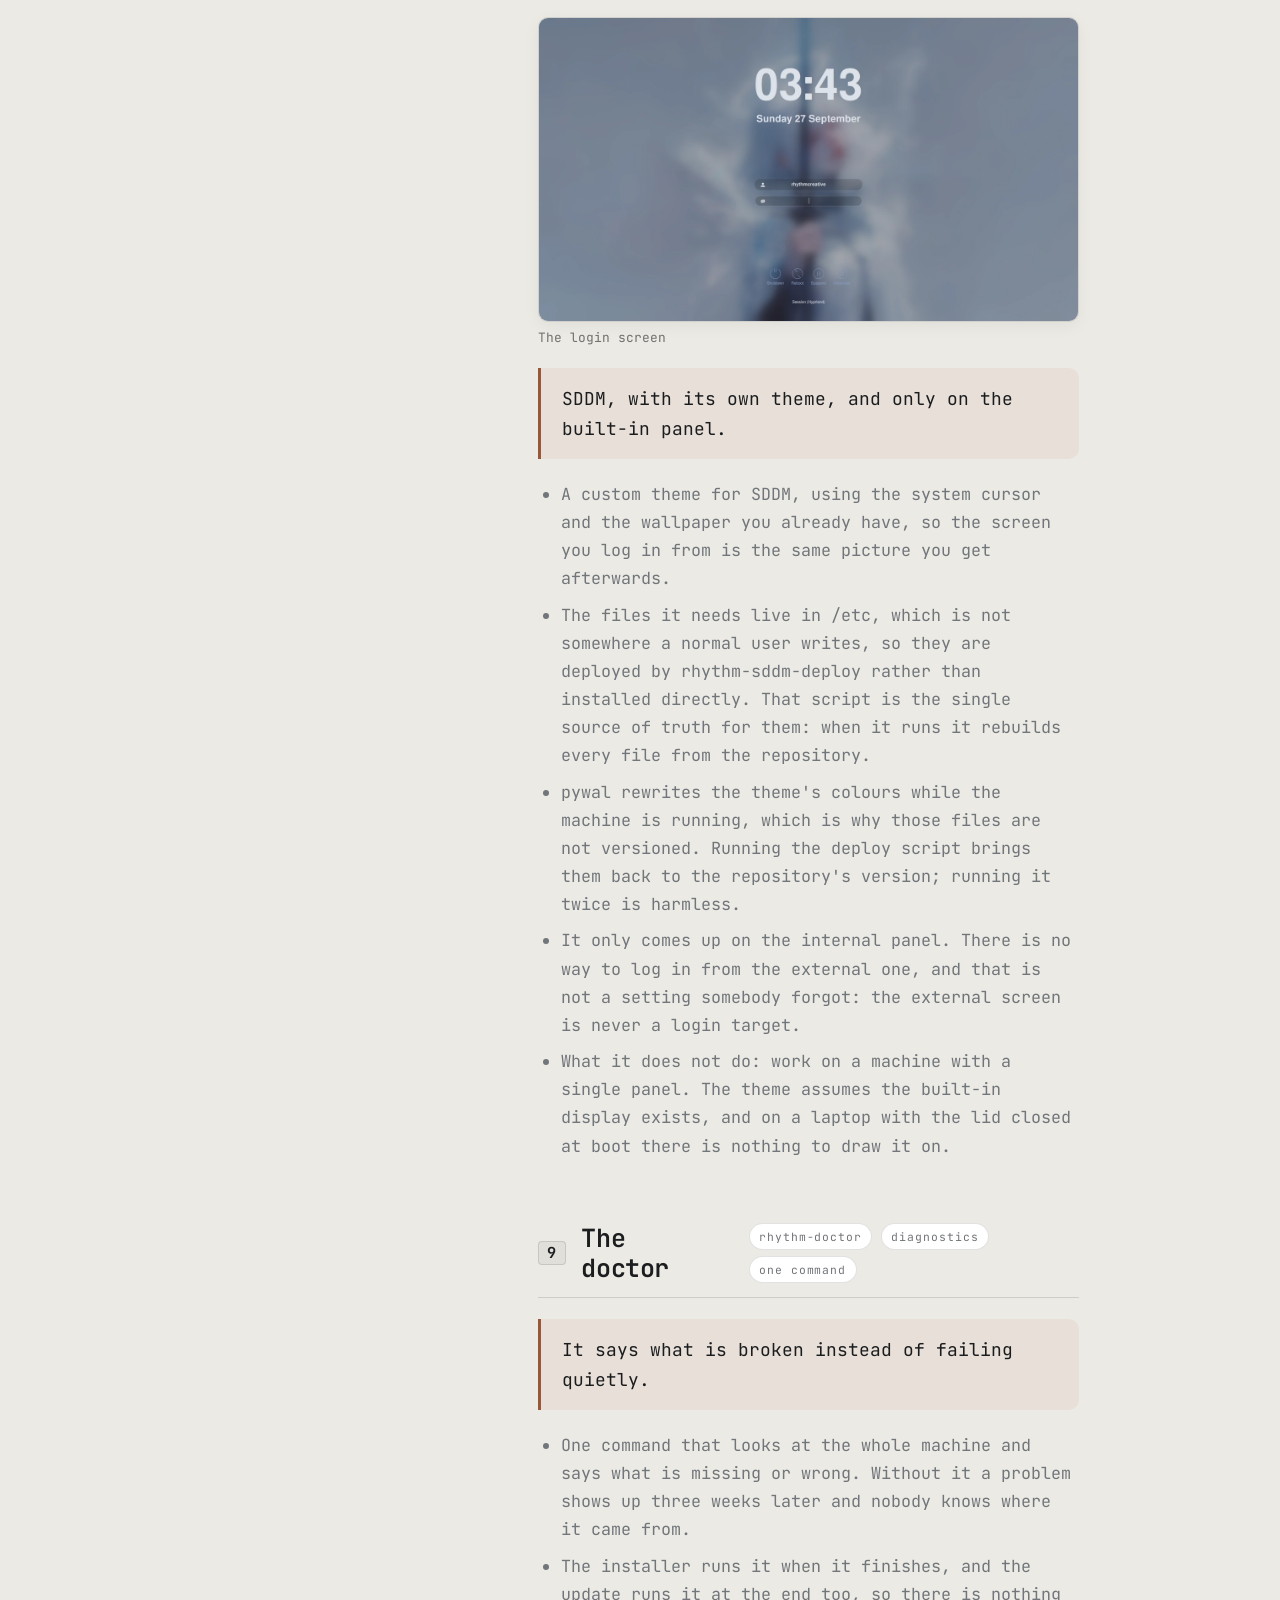
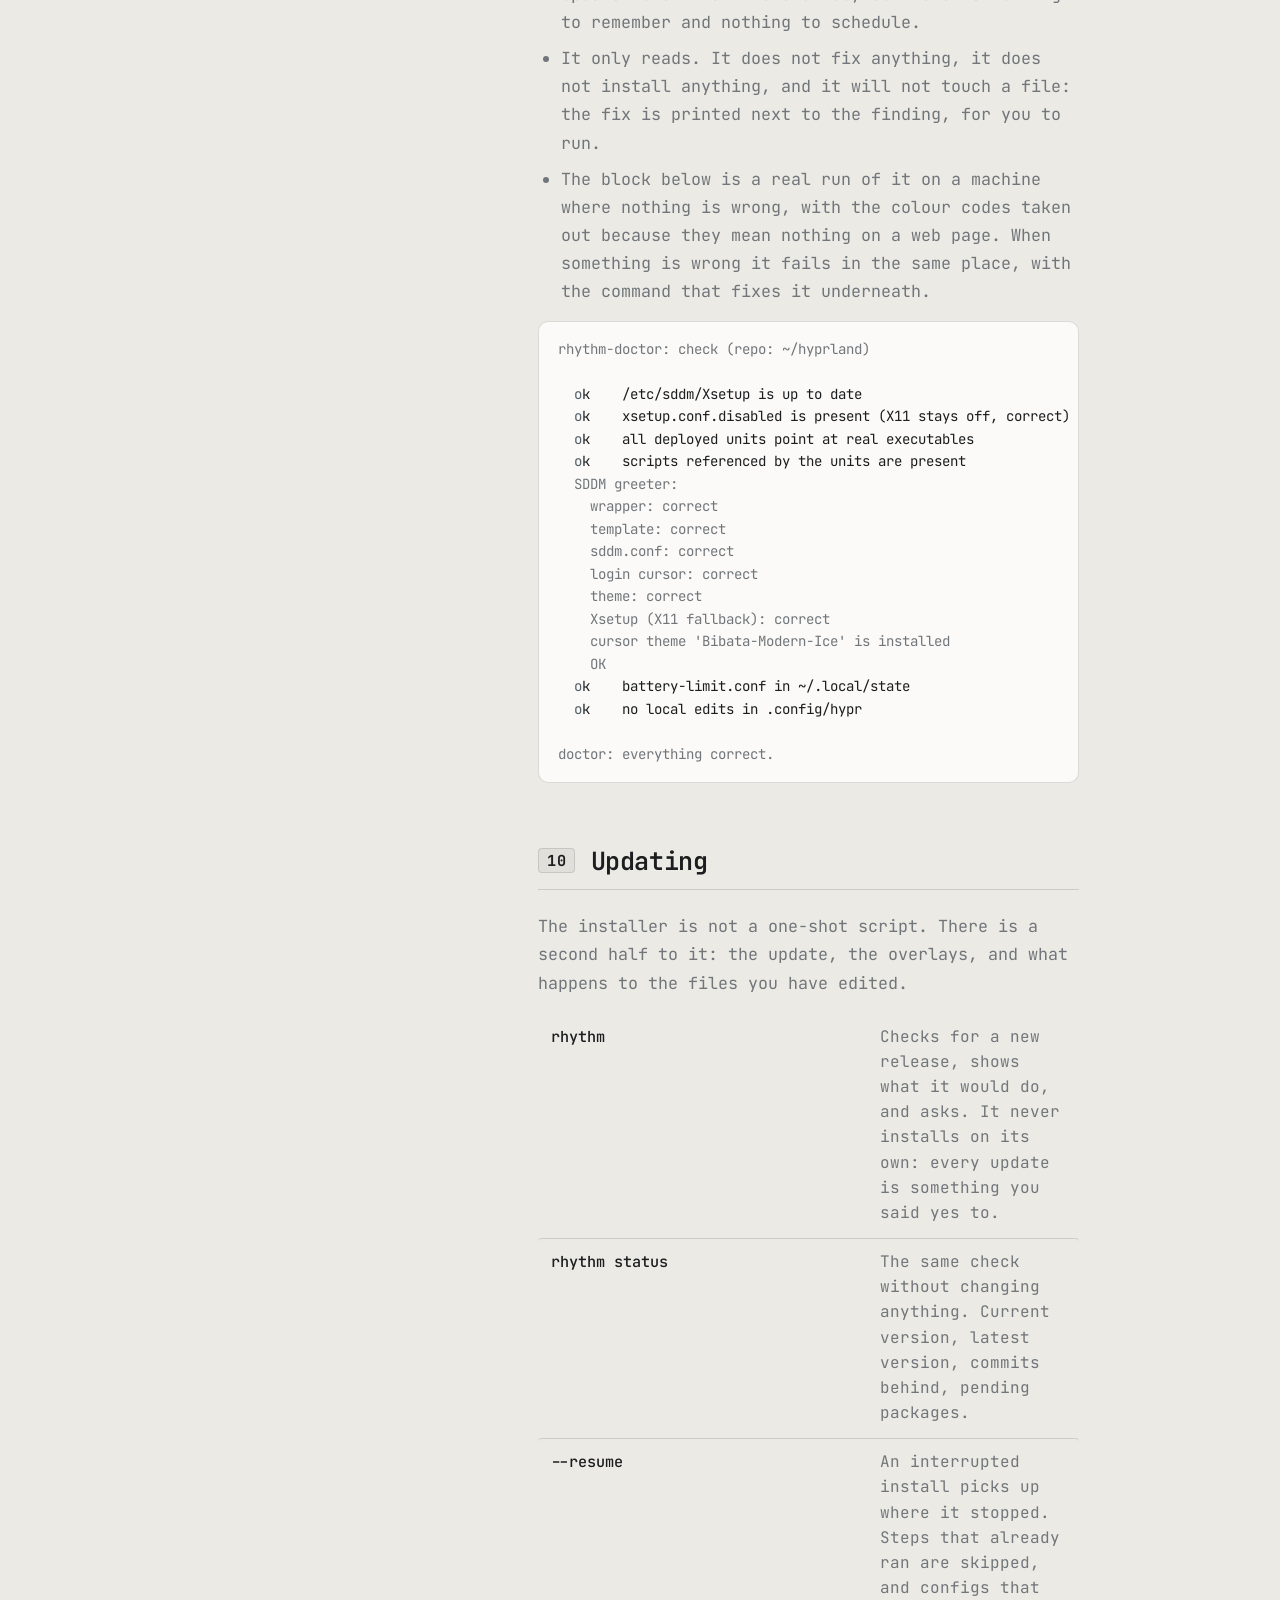
<file: manual.html>
<!doctype html>
<html lang="en">
<head>
<meta charset="utf-8">

<!-- La misma politica que en la portada, y por el mismo motivo. La huella del
     script es la misma porque el script del tema es el mismo fichero con el
     mismo texto: si algun dia divergieran, hay que volver a mirar este numero.
     El detalle de cada palabra esta escrito alli. -->
<meta http-equiv="Content-Security-Policy" content="default-src 'none'; script-src 'self' 'sha256-nAK7VnBp6G/vtc4ozdrEE5vGXXSnXOh21k8N/k3+oUQ='; style-src 'self' 'unsafe-inline'; img-src 'self' data:; media-src 'self'; font-src 'self'; connect-src https://0wwmdplf0w-dsn.algolia.net; form-action 'none'; base-uri 'none'; object-src 'none'">
<meta name="referrer" content="strict-origin-when-cross-origin">
<meta name="permissions-policy" content="camera=(), microphone=(), geolocation=(), payment=(), usb=(), interest-cohort=()">
<meta name="viewport" content="width=device-width, initial-scale=1, viewport-fit=cover">
<title>The manual — Rhythmcrea</title>
<meta name="description" content="Everything in the Hyprland setup: the installer and its flags, all 78 keybindings, every component, and what to do when something breaks.">
<!-- color-scheme "dark light" no dice cual de los dos se esta usando, solo que
     los dos valen. El que vale es la propiedad CSS de mas abajo: --suelo ya lo
     lleva el cambio de tema. Con esto el navegador pinta las barras de scroll y
     los controles nativos del color que toca. Es el mismo bloque y el mismo orden
     que en index.html: la clase va antes de la hoja para que no haya ningun
     fotograma en el tema equivocado. La clave tiene que coincidir con la de
     app.js; si se cambia una, hay que cambiar las dos. -->
<meta name="color-scheme" content="dark light">
<meta name="theme-color" content="#0b0d0f">

<!-- El script del tema, en la cabecera y antes de la hoja. Copiado tal cual del
     index.html: si divergen, uno de los dos deja de respetar el tema guardado. -->
<script>
  try {
    /* El tema, aqui en la cabecera y antes de la hoja, para que este puesto
       antes del primer pintado. Si no, hay un fotograma en el contrario en cada
       recarga, que es justo lo que se nota al recargar con el tema claro
       guardado.

       La estructura es la del script de omarchy.org, y lo que importa es el ORDEN
       de los pasos:

         1. LEER lo guardado, con su propio try. Puede fallar —modo privado, un
            iframe sin permisos, algun file://— y no debe arrastrar al resto.
         2. VALIDAR contra los tres valores buenos. Uno raro no vale: si se
            acepta, el boton puede acabar marcando un modo que el <html> no tiene,
            con la pagina clara y el boton diciendo "automatico".
         3. DECIDIR el color con matchMedia, que NO necesita almacenamiento. Este
            es el paso que antes no podia llegar a ejecutarse: la lectura del
            storage estaba dentro del mismo try que el resto, asi que si fallaba
            se iba todo y la pagina se quedaba sin tema puesto. Con el storage
            bloqueado, la pagina salia con el oscuro del CSS y el boton con el
            icono de automatico: dos verdades distintas en la misma pantalla.
         4. GUARDAR lo resuelto, con su propio try, para que la proxima carga y
            app.js esten de acuerdo.
         5. En el catch de fuera, un valor por defecto y no un comentario vacio. */
    var modo = "auto";
    try { modo = localStorage.getItem("rhythm-crea-tema"); } catch (e) { /* sin storage */ }
    if (["auto", "claro", "negro"].indexOf(modo) < 0) modo = "auto";

    var claro = modo === "claro"
             || (modo === "auto" && !!(window.matchMedia &&
                 matchMedia("(prefers-color-scheme: light)").matches));
    if (claro) document.documentElement.classList.add("claro");
    /* El modo va tambien como atributo. El icono del boton depende de los tres
       modos y con la clase sola no hay forma de distinguir "automatico en oscuro"
       de "negro elegido a mano": se ven igual pero se portan distinto. */
    document.documentElement.setAttribute("data-tema", modo);
    try { localStorage.setItem("rhythm-crea-tema", modo); } catch (e) { /* sin storage */ }

    /* El preload del angel. Se CREA aqui en vez de poner un <link> fijo, porque
       hay dos imagenes, una por tema, y un solo preload solo puede poner una: con
       la fija se descargaba siempre la oscura y en tema claro eran 120 KB que no
       se pintan mientras la que si se pinta llegaba tarde. El aviso del navegador
       lo decia —"preloaded but not used"—, que es como se encontro.

       Y al crearlo desde aqui, que va antes de la hoja, adelanta el angel: empieza
       a bajar mientras se descarga el CSS, en vez de despues. */
    try {
      if (!/manual(\.html)?$/.test(location.pathname)) {
        var a = document.createElement("link");
        a.rel = "preload"; a.as = "image"; a.fetchPriority = "high";
        a.href = claro ? "assets/angel-claro.webp" : "assets/angel-oscuro.webp";
        document.head.appendChild(a);
      }
    } catch (e) { /* sin DOM: el angel se pedira con la hoja */ }
    /* El diccionario del idioma, adelantado. Sin esto el fichero de la lengua
       no empieza a bajar hasta que i18n.js se ejecuta al final del <body>: con la
       red lenta se ve primero la pagina en ingles y luego el cambiazo. Creandolo
       aqui, que va antes de la hoja, baja en paralelo con el CSS y cuando i18n.js
       lo pide ya esta en cache.

       Solo si no es ingles: en ingles no hay fichero que traer, la pagina ya esta
       escrita en ingles. Y el valor se limpia con la misma expresion que usa
       i18n.js, para que un parametro raro no acabe en un href. La clave tiene que
       coincidir con la de i18n.js; si se cambia una, hay que cambiar las dos. */
    try {
      var mu = /[?&]lang=([a-zA-Z-]{2,5})/.exec(location.search || "");
      var ml = mu ? mu[1] : null;
      if (!ml) { try { ml = localStorage.getItem("rhythm-crea-idioma"); } catch (e) { /* sin storage */ } }
      if (ml && ml !== "en" && /^[a-z-]{2,5}$/.test(ml)) {
        var l = document.createElement("link");
        l.rel = "preload"; l.as = "script";
        l.href = "data/lang-" + ml + ".js";
        document.head.appendChild(l);
      }
    } catch (e) { /* sin DOM: el diccionario llegara cuando lo pida i18n.js */ }
  } catch (e) {
    /* Si ha petado algo de lo de arriba —que no deberia, porque cada paso va
       protegido por su propio try— el <html> se queda sin tema y la pagina sale
       con el del CSS, que es el oscuro. Se pone uno por defecto para que la pagina
       y el boton no acaben diciendo cosas distintas. */
    document.documentElement.setAttribute("data-tema", "auto");
  }
</script>

<link rel="preload" as="font" href="assets/fuentes/jetbrains-var.woff2" type="font/woff2" crossorigin>
<link rel="stylesheet" href="assets/style.css">
<link rel="stylesheet" href="assets/buscador.css">
<!-- El mismo icono que la principal, y por el mismo motivo: va en un data URI
     para no pedir una peticion mas y que se vea en la pestana antes de que la
     pagina haya descargado nada. -->
<link rel="icon" href="data:image/svg+xml,%3Csvg xmlns='http://www.w3.org/2000/svg' viewBox='0 0 32 32'%3E%3Crect width='32' height='32' rx='9' fill='%230b0d0f'/%3E%3Ccircle cx='16' cy='16' r='8' fill='none' stroke='%23ba5f44' stroke-width='4.5'/%3E%3C/svg%3E">
</head>
<body class="manual-cuerpo">
<div class="linea-progreso" id="linea-progreso" aria-hidden="true"></div>

<a class="saltar" href="#contenido">Skip to content</a>

<!-- La barra. ES LA MISMA que la de index.html, con dos cambios y solo dos:
       - el nombre enlaza a la pagina principal, porque aqui no hay sitio al que
         volver con el logo si no
       - los dos enlaces de la derecha son "home" y "install", no "hyprland" e
         "install": en el manual no hay reproductor al que bajar, y un enlace que
         apunta a algo que no esta en esta pagina es un enlace roto.
     El reloj y el interruptor van igual, y el interruptor es el mismo elemento
     con el mismo id, asi que el tema se cambia en las dos paginas y se recuerda
     al saltar de una a otra. -->
<div class="barra-z">
  <div class="isla" tabindex="0" aria-label="Navigation">
    <div class="izq">
      <a class="rotulo rotulo-enlace" href="index.html">Rhythmcrea</a>
    </div>
    <span class="reloj" id="reloj">--:--:--</span>
    <div class="der">
      <nav>
        <!-- Aqui no hay enlaces de navegacion, y no es que se hayan escondido: no
             hay ninguno. El nombre de la izquierda, "Rhythmcrea", va a la portada,
             que es lo que hacia el enlace "home". Y el de install, que iba al
             ancla #hyprland/empezar, esta a dos scrolls de aqui y ademas esta en
             el indice: el propio boton de las tres rayas sirve para saltar.
             --
             Medido lo que ocupa lo que se va: con el boton de las tres rayas en
             medio, los dos enlaces dejaban 442 px de hueco sin usar a 1440 y
             empujaban el reloj hacia el centro. Sin ellos la barra queda con lo
             justo y el reloj vuelve al centro, que es donde debe estar. -->

        <button id="contenidos" class="contenidos" type="button"
                aria-expanded="false" aria-controls="indice"
                title="Show the contents"><span class="sr">Contents</span></button>
      </nav>
      <!-- El boton de tema. El icono va DENTRO, en el HTML, y no lo pone app.js:
           el JS solo lee el estado y engancha el click. Con el boton vacio se
           ve un rectangulo en vez del icono, que es lo que pasaba aqui la primera
           vez. Copiado tal cual del index.html para que las dos paginas tengan el
           mismo dibujo y el mismo peso. -->
      <button class="interruptor" id="interruptor" type="button"
                    aria-pressed="false" title="Switch to the light theme">
        <!-- El icono del modo automatico: un circulo con medio relleno, el signo
                   clasico de "contraste". Es el mismo trazo que los otros dos —1.7 de
                   grosor, sin relleno, extremos redondos— para que los tres pesen lo
                   mismo al girar. Va el primero porque es el estado por defecto. -->
              <svg class="ic ic-auto" viewBox="0 0 24 24" aria-hidden="true"
                   fill="none" stroke="currentColor" stroke-width="1.7"
                   stroke-linecap="round" stroke-linejoin="round">
                <circle cx="12" cy="12" r="8.4"/>
                <path d="M12 3.6a8.4 8.4 0 0 1 0 16.8Z" fill="currentColor" stroke="none"/>
              </svg>
              <svg class="ic ic-luna" viewBox="0 0 24 24" aria-hidden="true"
                   fill="none" stroke="currentColor" stroke-width="1.7"
                   stroke-linecap="round" stroke-linejoin="round">
                <path d="M12 3a6 6 0 0 0 9 9 9 9 0 1 1-9-9Z"/>
              </svg>
              <svg class="ic ic-sol" viewBox="0 0 24 24" aria-hidden="true"
                   fill="none" stroke="currentColor" stroke-width="1.7"
                   stroke-linecap="round" stroke-linejoin="round">
                <circle cx="12" cy="12" r="4"/>
                <path d="M12 2v2M12 20v2M4.93 4.93l1.41 1.41M17.66 17.66l1.41 1.41
                         M2 12h2M20 12h2M6.34 17.66l-1.41 1.41M19.07 4.93l-1.41 1.41"/>
              </svg>
              <span class="sr">Switch theme</span>
            </button>
    </div>
  </div>
</div>

<!-- El indice lateral y todo el cuerpo los pinta app.js desde H.proyectos, que
     esta en assets/hyprland.js. El HTML de aqui solo tiene el hueco: ni una sola
     seccion escrita a mano.

     La razon de que sea asi es que la lista de secciones tiene que estar en un
     solo sitio, y si estuviera aqui y en el indice habria dos que se pueden
     desincronizar sin que nadie se entere. Anadir un proyecto es anadir un
     objeto a H.proyectos y ya esta. -->
<div class="manual-envoltorio cola">
  <nav class="indice" id="indice" aria-label="On this page">
<h2>On this page</h2><div class="grupo-indice"><h3>hyprland</h3><ol class="subs"><li><a href="#hyprland/empezar"><i class="n">1</i><b>Getting started</b></a></li><li><a href="#hyprland/atajos"><i class="n">2</i><b>Hotkeys</b></a></li><li><a href="#hyprland/instalado"><i class="n">3</i><b>What&#39;s installed</b></a></li><li><a href="#hyprland/isla"><i class="n">4</i><b>The island</b></a></li><li><a href="#hyprland/dock"><i class="n">5</i><b>The dock</b></a></li><li><a href="#hyprland/barra"><i class="n">6</i><b>The bar</b></a></li><li><a href="#hyprland/tema"><i class="n">7</i><b>The theme</b></a></li><li><a href="#hyprland/login"><i class="n">8</i><b>The login screen</b></a></li><li><a href="#hyprland/doctor"><i class="n">9</i><b>The doctor</b></a></li><li><a href="#hyprland/actualizar"><i class="n">10</i><b>Updating</b></a></li><li><a href="#hyprland/distros"><i class="n">11</i><b>Supported distros</b></a></li><li><a href="#hyprland/arbol"><i class="n">12</i><b>The file tree</b></a></li><li><a href="#hyprland/problemas"><i class="n">13</i><b>When something breaks</b></a></li><li><a href="#hyprland/futuro"><i class="n">14</i><b>Roadmap &amp; status</b></a></li></ol></div><p class="indice-sello">documents v0.29-2-g777e9ec</p>
  </nav>

  <main class="manual" id="contenido">
    <!-- El titulo va en el HTML y no lo pone el script. Es lo primero que ve
         alguien que entre por un enlace a #atajos sin pasar por aqui, y si lo
         pone el JavaScript arrives tarde o no llega: sin conexion no se ve nada. -->
    <header class="manual-cabecera">
      <span class="punto-mini"></span>
      <h1>The manual</h1>
      <p class="manual-intro">The whole desktop, piece by piece: what each thing
        is, what it does, and what to do when it stops working. Written from the
        repository, not from memory.</p>
      <p class="manual-sello" id="sello-docs"></p>
    </header>

    <!-- Las secciones las mete pintarManual() en app.js. -->
    <div id="manual">
<div class="bloque-proyecto" id="proy-hyprland"><section class="seccion-manual" id="hyprland/empezar"><div class="cabecera-seccion"><span class="seccion-n">1</span><h2><a class="manual-titulo-link" href="#hyprland/empezar">Getting started<span class="manual-hash" aria-hidden="true">#</span></a></h2><span class="chips"><span class="chip">install.sh</span><span class="chip">multi-distro</span><span class="chip">single pass</span></span></div><div class="figuras"><figure class="figura"><a href="assets/manual/default.webp" target="_blank" rel="noopener" title="Open the full-size image"><img src="assets/manual/default.webp" alt="The wallpaper on a fresh install, before you change anything: a painted mountain valley with a windmill on the ridge." loading="lazy" decoding="async" width="1280" height="720"></a><figcaption>The first wallpaper you get</figcaption></figure></div><p class="destacado">One line, and it works.</p><ul class="prosa"><li>A single command: curl the install.sh and you&#39;re done. Nothing to clone, no packages to pick by hand, nothing to fix afterwards.</li><li>It detects your distribution — Arch, NixOS, openSUSE, Fedora, Debian, Ubuntu, or Alpine —, checks for sudo authentication and network connectivity before touching anything.</li><li>--preview runs the whole script through without executing a single line.</li><li>--resume picks up an interrupted install: finished steps are skipped, and configs that already match the repo are left alone instead of being backed up and overwritten.</li><li>The log goes to a file and it says where, so a failure isn&#39;t lost in the terminal.</li></ul><div class="comando"><code>curl -fsSL https://raw.githubusercontent.com/rhythmcreative/hyprland/main/install.sh | bash</code><button class="copiar" type="button" data-copiar="curl -fsSL https://raw.githubusercontent.com/rhythmcreative/hyprland/main/install.sh | bash">copy</button></div><h4>Every flag</h4><div class="banderas"><div class="bandera"><span class="nombres"><code>-y</code><code>--yes</code></span><span class="que">Assume yes to all prompts (unattended mode)</span></div><div class="bandera"><span class="nombres"><code>--preview</code><code>--dry-run</code></span><span class="que">Simulate installation workflow without system changes</span></div><div class="bandera"><span class="nombres"><code>--no-reboot</code></span><span class="que">Do not prompt or execute reboot upon completion</span></div><div class="bandera"><span class="nombres"><code>--minimal</code></span><span class="que">Minimal desktop core stack only (skip optional applications)</span></div><div class="bandera"><span class="nombres"><code>--wallpapers</code></span><span class="que">Wallpaper download mode: all, random, none</span></div><div class="bandera"><span class="nombres"><code>--skip-wallpapers</code></span><span class="que">Skip downloading wallpaper packs</span></div><div class="bandera"><span class="nombres"><code>--gpu</code></span><span class="que">GPU driver stack: nvidia, amd, intel, auto, none</span></div><div class="bandera"><span class="nombres"><code>--skip-gpu</code></span><span class="que">Skip GPU driver detection and setup</span></div><div class="bandera"><span class="nombres"><code>--skip-rust-dock</code></span><span class="que">Skip building rust-dock from source</span></div><div class="bandera"><span class="nombres"><code>--skip-flatpaks</code></span><span class="que">Skip Flatpak package installation</span></div><div class="bandera"><span class="nombres"><code>--skip-apps</code></span><span class="que">Skip optional application selection menu</span></div><div class="bandera"><span class="nombres"><code>--sddm</code></span><span class="que">Set SDDM (Astronaut theme) as default display manager</span></div><div class="bandera"><span class="nombres"><code>--no-sddm</code><code>--skip-sddm</code></span><span class="que">Keep existing display manager without setting SDDM</span></div><div class="bandera"><span class="nombres"><code>--replace-configs-all</code></span><span class="que">Directly overwrite existing configs without .bak backups</span></div><div class="bandera"><span class="nombres"><code>--resume</code></span><span class="que">Continue an interrupted install: steps already done are skipped, and configs that are already identical to the repo are left alone instead of being backed up and overwritten</span></div><div class="bandera"><span class="nombres"><code>-h</code><code>--help</code></span><span class="que">Show this help message and exit</span></div></div><p class="nota-dato">16 flags, read from <code>install.sh --help</code>. The README only lists 12 of them.</p><div class="siguientes"><a class="siguiente" href="#hyprland/atajos"><span>Next</span><strong class="siguiente-tit">Hotkeys</strong><i aria-hidden="true"></i></a></div></section><section class="seccion-manual" id="hyprland/atajos"><div class="cabecera-seccion"><span class="seccion-n">2</span><h2><a class="manual-titulo-link" href="#hyprland/atajos">Hotkeys<span class="manual-hash" aria-hidden="true">#</span></a></h2></div><div class="figuras"><figure class="figura"><a href="assets/manual/rofi_hotkeys_crop.webp" target="_blank" rel="noopener" title="Open the full-size image"><img src="assets/manual/rofi_hotkeys_crop.webp" alt="The hotkey browser, open over the desktop, with every shortcut in the config listed and searchable." loading="lazy" decoding="async" width="900" height="660"></a><figcaption>The hotkey browser</figcaption></figure></div><div class="buscador"><input type="search" id="busca-atajos" placeholder="Search the shortcuts" autocomplete="off" spellcheck="false" aria-label="Search the keybindings"><span class="buscador-conteo" id="cuenta-atajos"></span></div><div class="atajos" id="lista-atajos"><details class="grupo-atajos" open><summary>General<span>29</span></summary><div class="filas-atajos"><div class="atajo"><span class="combo"><kbd>SUPER</kbd><i>+</i><kbd class="tecla">Return</kbd></span><span class="que">Open a terminal</span></div><div class="atajo"><span class="combo"><kbd>SUPER</kbd><i>+</i><kbd class="tecla">space</kbd></span><span class="que">Show or hide the dock</span></div><div class="atajo"><span class="combo"><kbd>SUPER</kbd><i>+</i><kbd class="tecla">I</kbd></span><span class="que">Fold or unfold the island</span></div><div class="atajo"><span class="combo"><kbd>SUPER</kbd><i>+</i><kbd class="tecla">F</kbd></span><span class="que">Search every shortcut on the system</span></div><div class="atajo"><span class="combo"><kbd>SUPER</kbd><i>+</i><kbd class="tecla">X</kbd></span><span class="que">Open the control centre</span></div><div class="atajo"><span class="combo"><kbd>SUPER</kbd><i>+</i><kbd class="tecla">N</kbd></span><span class="que">Connect to a network</span></div><div class="atajo"><span class="combo"><kbd>SUPER</kbd><i>+</i><kbd class="tecla">B</kbd></span><span class="que">Pair or forget a device</span></div><div class="atajo"><span class="combo"><kbd>SUPER</kbd><i>+</i><kbd class="tecla">V</kbd></span><span class="que">Open the clipboard history</span></div><div class="atajo"><span class="combo"><kbd>SUPER</kbd><i>+</i><kbd>SHIFT</kbd><i>+</i><kbd class="tecla">N</kbd></span><span class="que">Open the notification centre</span></div><div class="atajo"><span class="combo"><kbd>SUPER</kbd><i>+</i><kbd class="tecla">Q</kbd></span><span class="que">Close the focused window</span></div><div class="atajo"><span class="combo"><kbd>SUPER</kbd><i>+</i><kbd class="tecla">M</kbd></span><span class="que">Leave the session</span></div><div class="atajo"><span class="combo"><kbd>SUPER</kbd><i>+</i><kbd class="tecla">E</kbd></span><span class="que">Open the file manager</span></div><div class="atajo"><span class="combo"><kbd>SUPER</kbd><i>+</i><kbd class="tecla">W</kbd></span><span class="que">Float or tile the focused window</span></div><div class="atajo"><span class="combo"><kbd>SUPER</kbd><i>+</i><kbd class="tecla">A</kbd></span><span class="que">Open the launcher, styled for the screen it is on</span></div><div class="atajo"><span class="combo"><kbd>SUPER</kbd><i>+</i><kbd class="tecla">Tab</kbd></span><span class="que">Toggle macOS-style Spaces overview in the Dynamic Island</span></div><div class="atajo"><span class="combo"><kbd>SUPER</kbd><i>+</i><kbd>ALT</kbd><i>+</i><kbd class="tecla">Tab</kbd></span><span class="que">Switch windows with the launcher</span></div><div class="atajo"><span class="combo"><kbd>SUPER</kbd><i>+</i><kbd class="tecla">J</kbd></span><span class="que">Split the window in half</span></div><div class="atajo"><span class="combo"><kbd>ALT</kbd><i>+</i><kbd class="tecla">Return</kbd></span><span class="que">Fullscreen</span></div><div class="atajo"><span class="combo"><kbd>SUPER</kbd><i>+</i><kbd class="tecla">L</kbd></span><span class="que">Lock the screen</span></div><div class="atajo"><span class="combo"><kbd>SUPER</kbd><i>+</i><kbd class="tecla">G</kbd></span><span class="que">Switch GPU power profile (Dedicated, Integrated, Hybrid)</span></div><div class="atajo"><span class="combo"><kbd>SUPER</kbd><i>+</i><kbd>SHIFT</kbd><i>+</i><kbd class="tecla">G</kbd></span><span class="que">Turn animations and blur down for gaming</span></div><div class="atajo"><span class="combo"><kbd>SUPER</kbd><i>+</i><kbd class="tecla">H</kbd></span><span class="que">Toggle Corner Dynamic Island System Monitor</span></div><div class="atajo"><span class="combo"><kbd>SUPER</kbd><i>+</i><kbd class="tecla">BackSpace</kbd></span><span class="que">Shut down, reboot or sleep</span></div><div class="atajo"><span class="combo"><kbd>SUPER</kbd><i>+</i><kbd class="tecla">XF86Back</kbd></span><span class="que">Recolour everything from the current wallpaper</span></div><div class="atajo"><span class="combo"><kbd>SUPER</kbd><i>+</i><kbd class="tecla">Prior</kbd></span><span class="que">Recolour everything from the current wallpaper</span></div><div class="atajo"><span class="combo"><kbd>SUPER</kbd><i>+</i><kbd>SHIFT</kbd><i>+</i><kbd class="tecla">W</kbd></span><span class="que">Pick a wallpaper</span></div><div class="atajo"><span class="combo"><kbd>SUPER</kbd><i>+</i><kbd>CONTROL</kbd><i>+</i><kbd class="tecla">W</kbd></span><span class="que">Pick a wallpaper</span></div><div class="atajo"><span class="combo"><kbd>SUPER</kbd><i>+</i><kbd>ALT</kbd><i>+</i><kbd class="tecla">W</kbd></span><span class="que">Pick a random wallpaper</span></div><div class="atajo"><span class="combo"><kbd>SUPER</kbd><i>+</i><kbd>SHIFT</kbd><i>+</i><kbd class="tecla">B</kbd></span><span class="que">Pick a random wallpaper</span></div></div></details><details class="grupo-atajos"><summary>Screenshot<span>3</span></summary><div class="filas-atajos"><div class="atajo"><span class="combo"><kbd>SUPER</kbd><i>+</i><kbd class="tecla">P</kbd></span><span class="que">Screenshot of a part of the screen: drag out the area with the mouse and it opens in the editor. There is no full-screen one</span></div><div class="atajo"><span class="combo"><kbd>SUPER</kbd><i>+</i><kbd>SHIFT</kbd><i>+</i><kbd class="tecla">P</kbd></span><span class="que">Pick a colour off the screen and copy its hex</span></div><div class="atajo"><span class="combo"><kbd>SUPER</kbd><i>+</i><kbd>SHIFT</kbd><i>+</i><kbd class="tecla">Print</kbd></span><span class="que">Screenshot of a part of the screen: drag out the area with the mouse and it opens in the editor. There is no full-screen one</span></div></div></details><details class="grupo-atajos"><summary>Focus<span>4</span></summary><div class="filas-atajos"><div class="atajo"><span class="combo"><kbd>SUPER</kbd><i>+</i><kbd class="tecla">left</kbd></span><span class="que">Move focus to the window on the left</span></div><div class="atajo"><span class="combo"><kbd>SUPER</kbd><i>+</i><kbd class="tecla">right</kbd></span><span class="que">Move focus to the window on the right</span></div><div class="atajo"><span class="combo"><kbd>SUPER</kbd><i>+</i><kbd class="tecla">up</kbd></span><span class="que">Move focus to the window above</span></div><div class="atajo"><span class="combo"><kbd>SUPER</kbd><i>+</i><kbd class="tecla">down</kbd></span><span class="que">Move focus to the window below</span></div></div></details><details class="grupo-atajos"><summary>Workspaces<span>20</span></summary><div class="filas-atajos"><div class="atajo"><span class="combo"><kbd>SUPER</kbd><i>+</i><kbd class="tecla">1</kbd></span><span class="que">Go to workspace 1</span></div><div class="atajo"><span class="combo"><kbd>SUPER</kbd><i>+</i><kbd class="tecla">2</kbd></span><span class="que">Go to workspace 2</span></div><div class="atajo"><span class="combo"><kbd>SUPER</kbd><i>+</i><kbd class="tecla">3</kbd></span><span class="que">Go to workspace 3</span></div><div class="atajo"><span class="combo"><kbd>SUPER</kbd><i>+</i><kbd class="tecla">4</kbd></span><span class="que">Go to workspace 4</span></div><div class="atajo"><span class="combo"><kbd>SUPER</kbd><i>+</i><kbd class="tecla">5</kbd></span><span class="que">Go to workspace 5</span></div><div class="atajo"><span class="combo"><kbd>SUPER</kbd><i>+</i><kbd class="tecla">6</kbd></span><span class="que">Go to workspace 6</span></div><div class="atajo"><span class="combo"><kbd>SUPER</kbd><i>+</i><kbd class="tecla">7</kbd></span><span class="que">Go to workspace 7</span></div><div class="atajo"><span class="combo"><kbd>SUPER</kbd><i>+</i><kbd class="tecla">8</kbd></span><span class="que">Go to workspace 8</span></div><div class="atajo"><span class="combo"><kbd>SUPER</kbd><i>+</i><kbd class="tecla">9</kbd></span><span class="que">Go to workspace 9</span></div><div class="atajo"><span class="combo"><kbd>SUPER</kbd><i>+</i><kbd class="tecla">0</kbd></span><span class="que">Go to workspace 0</span></div><div class="atajo"><span class="combo"><kbd>SUPER</kbd><i>+</i><kbd>SHIFT</kbd><i>+</i><kbd class="tecla">1</kbd></span><span class="que">Send the window to workspace 1</span></div><div class="atajo"><span class="combo"><kbd>SUPER</kbd><i>+</i><kbd>SHIFT</kbd><i>+</i><kbd class="tecla">2</kbd></span><span class="que">Send the window to workspace 2</span></div><div class="atajo"><span class="combo"><kbd>SUPER</kbd><i>+</i><kbd>SHIFT</kbd><i>+</i><kbd class="tecla">3</kbd></span><span class="que">Send the window to workspace 3</span></div><div class="atajo"><span class="combo"><kbd>SUPER</kbd><i>+</i><kbd>SHIFT</kbd><i>+</i><kbd class="tecla">4</kbd></span><span class="que">Send the window to workspace 4</span></div><div class="atajo"><span class="combo"><kbd>SUPER</kbd><i>+</i><kbd>SHIFT</kbd><i>+</i><kbd class="tecla">5</kbd></span><span class="que">Send the window to workspace 5</span></div><div class="atajo"><span class="combo"><kbd>SUPER</kbd><i>+</i><kbd>SHIFT</kbd><i>+</i><kbd class="tecla">6</kbd></span><span class="que">Send the window to workspace 6</span></div><div class="atajo"><span class="combo"><kbd>SUPER</kbd><i>+</i><kbd>SHIFT</kbd><i>+</i><kbd class="tecla">7</kbd></span><span class="que">Send the window to workspace 7</span></div><div class="atajo"><span class="combo"><kbd>SUPER</kbd><i>+</i><kbd>SHIFT</kbd><i>+</i><kbd class="tecla">8</kbd></span><span class="que">Send the window to workspace 8</span></div><div class="atajo"><span class="combo"><kbd>SUPER</kbd><i>+</i><kbd>SHIFT</kbd><i>+</i><kbd class="tecla">9</kbd></span><span class="que">Send the window to workspace 9</span></div><div class="atajo"><span class="combo"><kbd>SUPER</kbd><i>+</i><kbd>SHIFT</kbd><i>+</i><kbd class="tecla">0</kbd></span><span class="que">Send the window to workspace 0</span></div></div></details><details class="grupo-atajos"><summary>Special workspace<span>2</span></summary><div class="filas-atajos"><div class="atajo"><span class="combo"><kbd>SUPER</kbd><i>+</i><kbd class="tecla">S</kbd></span><span class="que">Open the scratchpad</span></div><div class="atajo"><span class="combo"><kbd>SUPER</kbd><i>+</i><kbd>SHIFT</kbd><i>+</i><kbd class="tecla">S</kbd></span><span class="que">Send the window to the scratchpad</span></div></div></details><details class="grupo-atajos"><summary>Scroll workspaces<span>2</span></summary><div class="filas-atajos"><div class="atajo"><span class="combo"><kbd>SUPER</kbd><i>+</i><kbd class="tecla">mouse_down</kbd></span><span class="que">Next workspace, on the wheel</span><span class="candado" title="mouse button">mouse</span></div><div class="atajo"><span class="combo"><kbd>SUPER</kbd><i>+</i><kbd class="tecla">mouse_up</kbd></span><span class="que">Previous workspace, on the wheel</span><span class="candado" title="mouse button">mouse</span></div></div></details><details class="grupo-atajos"><summary>Mouse<span>2</span></summary><div class="filas-atajos"><div class="atajo"><span class="combo"><kbd>SUPER</kbd><i>+</i><kbd class="tecla">left button</kbd></span><span class="que">Drag the window around</span><span class="candado" title="mouse button">mouse</span></div><div class="atajo"><span class="combo"><kbd>SUPER</kbd><i>+</i><kbd class="tecla">right button</kbd></span><span class="que">Drag the window&#39;s edge to resize it</span><span class="candado" title="mouse button">mouse</span></div></div></details><details class="grupo-atajos"><summary>Volume &amp; brightness<span>6</span></summary><div class="filas-atajos"><div class="atajo"><span class="combo"><kbd class="tecla">XF86AudioRaiseVolume</kbd></span><span class="que">Volume up, in steps</span><span class="candado" title="works while the screen is locked">locked</span></div><div class="atajo"><span class="combo"><kbd class="tecla">XF86AudioLowerVolume</kbd></span><span class="que">Volume down, in steps</span><span class="candado" title="works while the screen is locked">locked</span></div><div class="atajo"><span class="combo"><kbd class="tecla">XF86AudioMute</kbd></span><span class="que">Mute</span><span class="candado" title="works while the screen is locked">locked</span></div><div class="atajo"><span class="combo"><kbd class="tecla">XF86AudioMicMute</kbd></span><span class="que">Mute the microphone</span><span class="candado" title="works while the screen is locked">locked</span></div><div class="atajo"><span class="combo"><kbd class="tecla">XF86MonBrightnessUp</kbd></span><span class="que">Brighter</span><span class="candado" title="works while the screen is locked">locked</span></div><div class="atajo"><span class="combo"><kbd class="tecla">XF86MonBrightnessDown</kbd></span><span class="que">Dimmer</span><span class="candado" title="works while the screen is locked">locked</span></div></div></details><details class="grupo-atajos"><summary>Media<span>4</span></summary><div class="filas-atajos"><div class="atajo"><span class="combo"><kbd class="tecla">XF86AudioNext</kbd></span><span class="que">Next track</span><span class="candado" title="works while the screen is locked">locked</span></div><div class="atajo"><span class="combo"><kbd class="tecla">XF86AudioPause</kbd></span><span class="que">Play or pause</span><span class="candado" title="works while the screen is locked">locked</span></div><div class="atajo"><span class="combo"><kbd class="tecla">XF86AudioPlay</kbd></span><span class="que">Play or pause</span><span class="candado" title="works while the screen is locked">locked</span></div><div class="atajo"><span class="combo"><kbd class="tecla">XF86AudioPrev</kbd></span><span class="que">Previous track</span><span class="candado" title="works while the screen is locked">locked</span></div></div></details><details class="grupo-atajos"><summary>Misc<span>7</span></summary><div class="filas-atajos"><div class="atajo"><span class="combo"><kbd>SUPER</kbd><i>+</i><kbd class="tecla">F10</kbd></span><span class="que">Turn Bluetooth on or off</span></div><div class="atajo"><span class="combo"><kbd>SUPER</kbd><i>+</i><kbd class="tecla">K</kbd></span><span class="que">Switch the keyboard layout</span></div><div class="atajo"><span class="combo"><kbd>SUPER</kbd><i>+</i><kbd>ALT</kbd><i>+</i><kbd class="tecla">K</kbd></span><span class="que">Send the screen to a TV or another monitor</span></div><div class="atajo"><span class="combo"><kbd class="tecla">XF86KbdBrightnessDown</kbd></span><span class="que">Dim the keyboard</span></div><div class="atajo"><span class="combo"><kbd class="tecla">XF86KbdBrightnessUp</kbd></span><span class="que">Brighten the keyboard</span></div><div class="atajo"><span class="combo"><kbd>SUPER</kbd><i>+</i><kbd class="tecla">Z</kbd></span><span class="que">Switch the power profile</span></div><div class="atajo"><span class="combo"><kbd>SUPER</kbd><i>+</i><kbd>CONTROL</kbd><i>+</i><kbd class="tecla">D</kbd></span><span class="que">Silence notifications, keep the history</span><span class="candado" title="works while the screen is locked">locked</span></div></div></details></div><p class="nota-dato">79 keybindings, parsed from <code>hyprland.lua</code> on v0.29-2-g777e9ec. Read from the repository, not from a running compositor, so this is the list a fresh install gets.</p><div class="siguientes"><a class="siguiente anterior" href="#hyprland/empezar"><i aria-hidden="true"></i><span>Previous</span><strong class="siguiente-tit">Getting started</strong></a><a class="siguiente" href="#hyprland/instalado"><span>Next</span><strong class="siguiente-tit">What&#39;s installed</strong><i aria-hidden="true"></i></a></div></section><section class="seccion-manual" id="hyprland/instalado"><div class="cabecera-seccion"><span class="seccion-n">3</span><h2><a class="manual-titulo-link" href="#hyprland/instalado">What&#39;s installed<span class="manual-hash" aria-hidden="true">#</span></a></h2><span class="chips"><span class="chip">hyprland</span><span class="chip">per-monitor</span><span class="chip">eDP + DP</span></span></div><div class="figuras figuras-varias"><figure class="figura"><a href="assets/manual/rofi_launcher_crop.webp" target="_blank" rel="noopener" title="Open the full-size image"><img src="assets/manual/rofi_launcher_crop.webp" alt="The application launcher as a grid of icons: the file manager, the network tools, bluetooth, and the browsers, side by side." loading="lazy" decoding="async" width="900" height="640"></a><figcaption>The launcher</figcaption></figure><figure class="figura"><a href="assets/manual/hyprland_settings_crop.webp" target="_blank" rel="noopener" title="Open the full-size image"><img src="assets/manual/hyprland_settings_crop.webp" alt="The compositor settings, live: animations, blur, shadows, performance, corner rounding and gaps, plus the monitor layout. These are the knobs that decide how a window looks." loading="lazy" decoding="async" width="600" height="520"></a><figcaption>The compositor settings</figcaption></figure><figure class="figura"><a href="assets/manual/powermenu.webp" target="_blank" rel="noopener" title="Open the full-size image"><img src="assets/manual/powermenu.webp" alt="The power menu: lock, suspend, log out, restart or shut down, with a countdown underneath before it acts on any of them." loading="lazy" decoding="async" width="1280" height="720"></a><figcaption>The power menu</figcaption></figure></div><p class="destacado">Two panels, and the login screen only on one of them.</p><ul class="prosa"><li>The machine has two: the built-in panel and an external one over DP. Each carries its own name, resolution and scale in the compositor&#39;s configuration, and the built-in one is the primary.</li><li>That is why the login screen only ever appears on the internal panel: the external one is not a login target. It is a screen, not a door.</li><li>The wallpaper daemon needs to know which one it is painting, and it reads that from the environment. If the variable is missing it falls back to wayland-0, finds nothing there, and paints zero screens without saying anything. It is the quietest failure in the whole setup.</li></ul><dl class="componentes"><dt>Compositor</dt><dd>Hyprland with official plugins</dd><dt>Dynamic island</dt><dd>Quickshell (Qt6 QML with IPC)</dd><dt>Dock</dt><dd>Rust-Dock (GTK4 + gtk4-layer-shell)</dd><dt>Status bar</dt><dd>Waybar with Pywal colors</dd><dt>Terminal</dt><dd>Kitty</dd><dt>Shell</dt><dd>Zsh with syntax highlighting and autosuggestions</dd><dt>Launcher</dt><dd>Rofi with Pywal themes</dd><dt>Lockscreen</dt><dd>Hyprlock + Hypridle</dd><dt>File manager</dt><dd>Thunar + Plugins &amp; Tumbler</dd><dt>Theming</dt><dd>Pywal (System-wide dynamic color synchronization)</dd><dt>Wallpaper engine</dt><dd>awww for static plus mpvpaper for animated gif, webp and mp4</dd><dt>System CLI</dt><dd>rhythm unified command with 11 groups</dd><dt>Updates</dt><dd>OTA updater with migrations and pre-update snapshots</dd><dt>Audio</dt><dd>Pipewire + Wireplumber</dd><dt>Display manager</dt><dd>SDDM astronaut theme with Pywal hook</dd><dt>AUR helper</dt><dd>yay</dd></dl><p class="nota-dato">16 components, read from the README.</p><div class="siguientes"><a class="siguiente anterior" href="#hyprland/atajos"><i aria-hidden="true"></i><span>Previous</span><strong class="siguiente-tit">Hotkeys</strong></a><a class="siguiente" href="#hyprland/isla"><span>Next</span><strong class="siguiente-tit">The island</strong><i aria-hidden="true"></i></a></div></section><section class="seccion-manual" id="hyprland/isla"><div class="cabecera-seccion"><span class="seccion-n">4</span><h2><a class="manual-titulo-link" href="#hyprland/isla">The island<span class="manual-hash" aria-hidden="true">#</span></a></h2><span class="chips"><span class="chip">quickshell</span><span class="chip">qml</span><span class="chip">spaces</span><span class="chip">captive portal</span><span class="chip">telemetry</span></span></div><div class="figuras figuras-varias"><figure class="figura"><a href="assets/manual/dynamic_island.gif" target="_blank" rel="noopener" title="Open the full-size image"><img src="assets/manual/dynamic_island.gif" alt="The island folded down to a clock at the top edge of the screen, opening and closing on its own." loading="lazy" decoding="async" width="750" height="422"></a><figcaption>Folding by itself</figcaption></figure><figure class="figura"><a href="assets/manual/dynamic_island_full.webp" target="_blank" rel="noopener" title="Open the full-size image"><img src="assets/manual/dynamic_island_full.webp" alt="The island open over the desktop, with every plugin on the machine: media, wifi, bluetooth, audio output, the dock, night light, caffeine, volume and brightness." loading="lazy" decoding="async" width="1280" height="720"></a><figcaption>The island, open</figcaption></figure></div><p class="destacado">The strip on the top edge. Quickshell, and every part of it is a plugin.</p><ul class="prosa"><li>The strip that sits against the top edge of the screen. It folds down to 34 px and opens when it has something to show: a track changing, a network going down, or a notification arriving. Reaching the edge with the mouse brings it out as well.</li><li>Spaces overview: macOS Mission Control-style desktop switcher with live double-buffered workspace previews, running app chips, and interactive navigation.</li><li>Corner System Monitor: real-time hardware telemetry and htop metrics with concave spring-physics wings, multi-core CPU sparklines, and GPU profile switching.</li><li>Public Wi-Fi captive portal: automatic network connectivity probing that detects captive portals and renders a direct one-click browser login card.</li><li>Battery diagnostics: multi-battery laptop architecture telemetry (BAT0 + BAT1) with adaptive charging glyphs and real-time health panels.</li><li>Nothing inside it is privileged. The clock, the launcher, the control centre, and the screen capture tool are all plugins loaded in declarative QML, and any of them can be tweaked without breaking the rest.</li><li>SUPER + I folds it by hand, which is the quickest way to check whether it is doing something.</li></ul><div class="siguientes"><a class="siguiente anterior" href="#hyprland/instalado"><i aria-hidden="true"></i><span>Previous</span><strong class="siguiente-tit">What&#39;s installed</strong></a><a class="siguiente" href="#hyprland/dock"><span>Next</span><strong class="siguiente-tit">The dock</strong><i aria-hidden="true"></i></a></div></section><section class="seccion-manual" id="hyprland/dock"><div class="cabecera-seccion"><span class="seccion-n">5</span><h2><a class="manual-titulo-link" href="#hyprland/dock">The dock<span class="manual-hash" aria-hidden="true">#</span></a></h2><span class="chips"><span class="chip">rust-dock</span><span class="chip">rust</span><span class="chip">gtk4</span><span class="chip">30 fps</span></span></div><div class="figuras"><figure class="figura"><a href="assets/manual/rust_dock_crop.webp" target="_blank" rel="noopener" title="Open the full-size image"><img src="assets/manual/rust_dock_crop.webp" alt="The dock along the bottom edge, with the running applications as icons." loading="lazy" decoding="async" width="700" height="80"></a><figcaption>The dock</figcaption></figure></div><p class="destacado">The strip along the bottom edge. Ours, in Rust and GTK4, compiled during the install.</p><ul class="prosa"><li>A dock in Rust with a GTK4 interface, compiled from source by the installer. There is no package to install and nothing to update afterwards. --skip-rust-dock skips the build if you would rather put something else there.</li><li>It has two halves. The left one holds the applications you have anchored; the right one fills with whatever else is open. Windows appear and disappear in real time at 30 fps, because the dock asks the compositor instead of guessing.</li><li>Drag an icon to reorder it. Hover a window for a preview rendered with grim. Clicking focuses, clicking again minimizes.</li><li>It takes its own options from the command line: position, icon size, padding, spacing, corner radius, opacity, which monitor to appear on, and --smart-view, which keeps it hidden until the cursor reaches the edge.</li><li>What it does not do: no clock, no tray, no systray, no favourites launcher. The clock is in the bar, and the launcher is SUPER + A. Looking for a panel with all of that in one piece, this is not it.</li></ul><div class="siguientes"><a class="siguiente anterior" href="#hyprland/isla"><i aria-hidden="true"></i><span>Previous</span><strong class="siguiente-tit">The island</strong></a><a class="siguiente" href="#hyprland/barra"><span>Next</span><strong class="siguiente-tit">The bar</strong><i aria-hidden="true"></i></a></div></section><section class="seccion-manual" id="hyprland/barra"><div class="cabecera-seccion"><span class="seccion-n">6</span><h2><a class="manual-titulo-link" href="#hyprland/barra">The bar<span class="manual-hash" aria-hidden="true">#</span></a></h2></div><div class="figuras figuras-varias"><figure class="figura"><a href="assets/manual/desktop.webp" target="_blank" rel="noopener" title="Open the full-size image"><img src="assets/manual/desktop.webp" alt="A full screen: the bar at the top, the dock at the bottom, and the island in the middle of the top edge." loading="lazy" decoding="async" width="1280" height="720"></a><figcaption>The whole desktop</figcaption></figure><figure class="figura"><a href="assets/manual/control_center_crop.webp" target="_blank" rel="noopener" title="Open the full-size image"><img src="assets/manual/control_center_crop.webp" alt="The control centre opened from the bar: media, wifi, bluetooth, audio output, the dock, night light, caffeine, volume and brightness, with the power button at the top right." loading="lazy" decoding="async" width="600" height="520"></a><figcaption>The control centre</figcaption></figure></div><p class="destacado">The status bar at the top of the screen. Powered natively by Quickshell in reactive QML (with legacy Waybar support), styled to match the active Pywal wallpaper palette automatically.</p><div class="filas"><div class="fila"><span class="k">Workspaces &amp; windows</span><span class="v">Reactive workspace indicators, active workspace pill, and the focused window title.</span></div><div class="fila"><span class="k">System monitors</span><span class="v">Real-time indicators for multi-core CPU sparklines, memory, temperatures, dual-battery status (BAT0 + BAT1), network, and audio volume.</span></div><div class="fila"><span class="k">Dynamic theming</span><span class="v">Reloads colors automatically on wallpaper change without restarting processes or flickering.</span></div><div class="fila"><span class="k">Media &amp; Tray</span><span class="v">Native MPRIS media controls, CAVA audio visualizer, system tray icons, and calendar popover.</span></div></div><h4>Configuration</h4><p>Quickshell top bar lives in <code>~/.config/quickshell/waybar-island/</code> and is built in declarative QML. Legacy Waybar configuration remains available in <code>~/.config/waybar/</code>.</p><div class="siguientes"><a class="siguiente anterior" href="#hyprland/dock"><i aria-hidden="true"></i><span>Previous</span><strong class="siguiente-tit">The dock</strong></a><a class="siguiente" href="#hyprland/tema"><span>Next</span><strong class="siguiente-tit">The theme</strong><i aria-hidden="true"></i></a></div></section><section class="seccion-manual" id="hyprland/tema"><div class="cabecera-seccion"><span class="seccion-n">7</span><h2><a class="manual-titulo-link" href="#hyprland/tema">The theme<span class="manual-hash" aria-hidden="true">#</span></a></h2></div><div class="figuras figuras-serie"><figure class="figura"><a href="assets/manual/desktop_autumn.webp" target="_blank" rel="noopener" title="Open the full-size image"><img src="assets/manual/desktop_autumn.webp" alt="The desktop with the autumn wallpaper, and the whole interface taking its colours from it." loading="lazy" decoding="async" width="1280" height="720"></a><figcaption>Autumn</figcaption></figure><figure class="figura"><a href="assets/manual/desktop_cherry.webp" target="_blank" rel="noopener" title="Open the full-size image"><img src="assets/manual/desktop_cherry.webp" alt="The same desktop with the cherry blossom wallpaper." loading="lazy" decoding="async" width="1280" height="720"></a><figcaption>Cherry blossom</figcaption></figure><figure class="figura"><a href="assets/manual/desktop_neon.webp" target="_blank" rel="noopener" title="Open the full-size image"><img src="assets/manual/desktop_neon.webp" alt="And with the neon one, which is the darkest of the three." loading="lazy" decoding="async" width="1280" height="720"></a><figcaption>Neon</figcaption></figure></div><p class="destacado">The wallpaper decides the colours, and everything else follows.</p><ul class="prosa"><li>Change the wallpaper and pywal writes a new palette from it. The bar, the dock, the launchers, the terminal and the island all recolour themselves. There is no theme picker and no second colour choice to make anywhere.</li><li>It reaches further than it looks. The terminal colours, the GTK theme behind the dialogs, the cursor and the login screen&#39;s own template all come from the same sixteen values. One wallpaper moves all of it.</li><li>The wallpaper also repairs itself: if a monitor stops being painted, it is repainted within seconds, without asking and without a restart.</li><li>What it does not do: understand a photograph. pywal samples the image and picks from what it finds, so a wallpaper with three competing colours gives a correct palette that is not always the one you would have chosen.</li><li>And the fade only runs on the built-in panel. On the external one the wallpaper cuts instead of dissolving, because that screen is driven differently and nobody wired the animation into it.</li></ul><h4>The palette</h4><p class="destacado">Sixteen colours, read out of the wallpaper.</p><ul class="prosa"><li>pywal turns the wallpaper into a palette of sixteen colours and writes them to ~/.cache/wal/colors.json. The bar, the dock, the launchers, the terminal and the island all read that file instead of carrying colours of their own.</li><li>The file is rewritten every time the wallpaper changes, so there is nothing to configure and nothing to keep in sync. The installer sets it up once and it looks after itself from then on.</li><li>What it does not do: choose well on a busy picture. It samples the image and picks, so a wallpaper with three competing colours produces a palette that is correct and not always pretty.</li></ul><div class="siguientes"><a class="siguiente anterior" href="#hyprland/barra"><i aria-hidden="true"></i><span>Previous</span><strong class="siguiente-tit">The bar</strong></a><a class="siguiente" href="#hyprland/login"><span>Next</span><strong class="siguiente-tit">The login screen</strong><i aria-hidden="true"></i></a></div></section><section class="seccion-manual" id="hyprland/login"><div class="cabecera-seccion"><span class="seccion-n">8</span><h2><a class="manual-titulo-link" href="#hyprland/login">The login screen<span class="manual-hash" aria-hidden="true">#</span></a></h2><span class="chips"><span class="chip">sddm</span><span class="chip">own theme</span><span class="chip">deployed</span></span></div><div class="figuras"><figure class="figura"><a href="assets/manual/sddm_login.webp" target="_blank" rel="noopener" title="Open the full-size image"><img src="assets/manual/sddm_login.webp" alt="The login screen before the session starts, with the same wallpaper as the desktop behind it." loading="lazy" decoding="async" width="1280" height="720"></a><figcaption>The login screen</figcaption></figure></div><p class="destacado">SDDM, with its own theme, and only on the built-in panel.</p><ul class="prosa"><li>A custom theme for SDDM, using the system cursor and the wallpaper you already have, so the screen you log in from is the same picture you get afterwards.</li><li>The files it needs live in /etc, which is not somewhere a normal user writes, so they are deployed by rhythm-sddm-deploy rather than installed directly. That script is the single source of truth for them: when it runs it rebuilds every file from the repository.</li><li>pywal rewrites the theme&#39;s colours while the machine is running, which is why those files are not versioned. Running the deploy script brings them back to the repository&#39;s version; running it twice is harmless.</li><li>It only comes up on the internal panel. There is no way to log in from the external one, and that is not a setting somebody forgot: the external screen is never a login target.</li><li>What it does not do: work on a machine with a single panel. The theme assumes the built-in display exists, and on a laptop with the lid closed at boot there is nothing to draw it on.</li></ul><div class="siguientes"><a class="siguiente anterior" href="#hyprland/tema"><i aria-hidden="true"></i><span>Previous</span><strong class="siguiente-tit">The theme</strong></a><a class="siguiente" href="#hyprland/doctor"><span>Next</span><strong class="siguiente-tit">The doctor</strong><i aria-hidden="true"></i></a></div></section><section class="seccion-manual" id="hyprland/doctor"><div class="cabecera-seccion"><span class="seccion-n">9</span><h2><a class="manual-titulo-link" href="#hyprland/doctor">The doctor<span class="manual-hash" aria-hidden="true">#</span></a></h2><span class="chips"><span class="chip">rhythm-doctor</span><span class="chip">diagnostics</span><span class="chip">one command</span></span></div><p class="destacado">It says what is broken instead of failing quietly.</p><ul class="prosa"><li>One command that looks at the whole machine and says what is missing or wrong. Without it a problem shows up three weeks later and nobody knows where it came from.</li><li>The installer runs it when it finishes, and the update runs it at the end too, so there is nothing to remember and nothing to schedule.</li><li>It only reads. It does not fix anything, it does not install anything, and it will not touch a file: the fix is printed next to the finding, for you to run.</li><li>The block below is a real run of it on a machine where nothing is wrong, with the colour codes taken out because they mean nothing on a web page. When something is wrong it fails in the same place, with the command that fixes it underneath.</li></ul><pre class="salida"><span class="linea">rhythm-doctor: check (repo: ~/hyprland)</span><span class="linea">&nbsp;</span><span class="linea-ok">  ok    /etc/sddm/Xsetup is up to date</span><span class="linea-ok">  ok    xsetup.conf.disabled is present (X11 stays off, correct)</span><span class="linea-ok">  ok    all deployed units point at real executables</span><span class="linea-ok">  ok    scripts referenced by the units are present</span><span class="linea">  SDDM greeter:</span><span class="linea">    wrapper: correct</span><span class="linea">    template: correct</span><span class="linea">    sddm.conf: correct</span><span class="linea">    login cursor: correct</span><span class="linea">    theme: correct</span><span class="linea">    Xsetup (X11 fallback): correct</span><span class="linea">    cursor theme &#39;Bibata-Modern-Ice&#39; is installed</span><span class="linea">    OK</span><span class="linea-ok">  ok    battery-limit.conf in ~/.local/state</span><span class="linea-ok">  ok    no local edits in .config/hypr</span><span class="linea">&nbsp;</span><span class="linea">doctor: everything correct.</span></pre><div class="siguientes"><a class="siguiente anterior" href="#hyprland/login"><i aria-hidden="true"></i><span>Previous</span><strong class="siguiente-tit">The login screen</strong></a><a class="siguiente" href="#hyprland/actualizar"><span>Next</span><strong class="siguiente-tit">Updating</strong><i aria-hidden="true"></i></a></div></section><section class="seccion-manual" id="hyprland/actualizar"><div class="cabecera-seccion"><span class="seccion-n">10</span><h2><a class="manual-titulo-link" href="#hyprland/actualizar">Updating<span class="manual-hash" aria-hidden="true">#</span></a></h2></div><p>The installer is not a one-shot script. There is a second half to it: the update, the overlays, and what happens to the files you have edited.</p><div class="filas"><div class="fila"><span class="k">rhythm</span><span class="v">Checks for a new release, shows what it would do, and asks. It never installs on its own: every update is something you said yes to.</span></div><div class="fila"><span class="k">rhythm status</span><span class="v">The same check without changing anything. Current version, latest version, commits behind, pending packages.</span></div><div class="fila"><span class="k">--resume</span><span class="v">An interrupted install picks up where it stopped. Steps that already ran are skipped, and configs that already match the repository are left alone instead of being backed up and overwritten.</span></div><div class="fila"><span class="k">--preview</span><span class="v">Runs the whole script through without executing a single line. Useful for seeing what it would touch on a machine you do not want to touch yet.</span></div></div><h4>Your edits survive updates</h4><p>Updating used to overwrite anything you had edited in <code>~/.config</code>, leaving a dated <code>.bak</code> beside it. Two trees exist now: the base is re-laid in full on every update, and your edits live in a sparse overlay applied last, so they win without opting out of upstream fixes.</p><div class="filas"><div class="fila"><span class="k">hyprland.lua</span><span class="v">sources &lt;code&gt;user.lua&lt;/code&gt; at the end through &lt;code&gt;loadfile&lt;/code&gt; inside &lt;code&gt;pcall&lt;/code&gt;, so a typo there drops your part and not the desktop</span></div><div class="fila"><span class="k">kitty.conf</span><span class="v">glob-includes &lt;code&gt;user.conf&lt;/code&gt;</span></div><div class="fila"><span class="k">both</span><span class="v">gitignored, so they cannot be shipped and clobbered</span></div></div><div class="siguientes"><a class="siguiente anterior" href="#hyprland/doctor"><i aria-hidden="true"></i><span>Previous</span><strong class="siguiente-tit">The doctor</strong></a><a class="siguiente" href="#hyprland/distros"><span>Next</span><strong class="siguiente-tit">Supported distros</strong><i aria-hidden="true"></i></a></div></section><section class="seccion-manual" id="hyprland/distros"><div class="cabecera-seccion"><span class="seccion-n">11</span><h2><a class="manual-titulo-link" href="#hyprland/distros">Supported distros<span class="manual-hash" aria-hidden="true">#</span></a></h2></div><p class="destacado">Real installations tested and verified across every supported Linux distribution. The installer detects your package manager and kernel environment automatically.</p><div class="rejilla-distros"><div class="tarjeta-distro"><div class="distro-visual"><a href="assets/manual/distro_cachyos.webp" target="_blank" rel="noopener" title="View CachyOS screenshot"><img src="assets/manual/distro_cachyos.webp" alt="Hyprland running on CachyOS" width="1280" height="720" loading="lazy" decoding="async"></a></div><div class="distro-info"><div class="distro-cabecera"><h4 class="distro-titulo">CachyOS</h4><span class="chip">pacman / paru</span></div><span class="distro-tipo">Arch-based (Bore / Linux-cachyos kernel)</span><p class="distro-desc">High-performance Arch derivative with optimized x86-64-v3/v4 binaries. Full hardware acceleration, dynamic Pywal color integration, and native compositor support out of the box.</p></div></div><div class="tarjeta-distro"><div class="distro-visual"><a href="assets/manual/distro_debian.webp" target="_blank" rel="noopener" title="View Debian screenshot"><img src="assets/manual/distro_debian.webp" alt="Hyprland running on Debian" width="1280" height="720" loading="lazy" decoding="async"></a></div><div class="distro-info"><div class="distro-cabecera"><h4 class="distro-titulo">Debian</h4><span class="chip">apt</span></div><span class="distro-tipo">Debian 13 (Trixie) &amp; 12 (Bookworm)</span><p class="distro-desc">Stable and testing releases supported. Includes targeted QML6 declarative dependencies, PAM configuration, custom Astronaut SDDM session handoff, and Wayland compositor integration.</p></div></div><div class="tarjeta-distro"><div class="distro-visual"><a href="assets/manual/distro_fedora.webp" target="_blank" rel="noopener" title="View Fedora screenshot"><img src="assets/manual/distro_fedora.webp" alt="Hyprland running on Fedora" width="1280" height="720" loading="lazy" decoding="async"></a></div><div class="distro-info"><div class="distro-cabecera"><h4 class="distro-titulo">Fedora</h4><span class="chip">dnf</span></div><span class="distro-tipo">Fedora 40 &amp; 41 (Workstation / Server)</span><p class="distro-desc">Modern Red Hat base with PipeWire audio, systemd user services, and SELinux-aware wrappers. Waybar, Quickshell, and full font stack installed and themed automatically.</p></div></div><div class="tarjeta-distro"><div class="distro-visual"><a href="assets/manual/distro_nixos.webp" target="_blank" rel="noopener" title="View NixOS screenshot"><img src="assets/manual/distro_nixos.webp" alt="Hyprland running on NixOS" width="1280" height="720" loading="lazy" decoding="async"></a></div><div class="distro-info"><div class="distro-cabecera"><h4 class="distro-titulo">NixOS</h4><span class="chip">nix / flake</span></div><span class="distro-tipo">NixOS 24.05 &amp; Unstable</span><p class="distro-desc">Declarative and reproducible installation. Integrates rust-dock placement, standalone quickshell components, Pywal color generation, and complete Wayland environment.</p></div></div><div class="tarjeta-distro"><div class="distro-visual"><a href="assets/manual/distro_opensuse.webp" target="_blank" rel="noopener" title="View openSUSE screenshot"><img src="assets/manual/distro_opensuse.webp" alt="Hyprland running on openSUSE" width="1280" height="720" loading="lazy" decoding="async"></a></div><div class="distro-info"><div class="distro-cabecera"><h4 class="distro-titulo">openSUSE</h4><span class="chip">zypper</span></div><span class="distro-tipo">Tumbleweed, Slowroll &amp; Leap</span><p class="distro-desc">Rolling and stable openSUSE branches. Resolves pywal color scheme transitions, colors-rofi-dark integration, SUPER+Shift+W wallpaper toggles, and Waybar monitoring.</p></div></div><div class="tarjeta-distro"><div class="distro-visual"><a href="assets/manual/distro_ubuntu.webp" target="_blank" rel="noopener" title="View Ubuntu screenshot"><img src="assets/manual/distro_ubuntu.webp" alt="Hyprland running on Ubuntu" width="1280" height="720" loading="lazy" decoding="async"></a></div><div class="distro-info"><div class="distro-cabecera"><h4 class="distro-titulo">Ubuntu</h4><span class="chip">apt</span></div><span class="distro-tipo">Ubuntu 24.04 LTS &amp; 24.10</span><p class="distro-desc">Canonical LTS platform support. Handles Wayland compositor dependencies, audio/brightness keybindings, SDDM login screen setup, and cliphist clipboard daemon.</p></div></div></div><p class="nota-dato">6 distribution families captured and validated with live testing builds.</p><div class="siguientes"><a class="siguiente anterior" href="#hyprland/actualizar"><i aria-hidden="true"></i><span>Previous</span><strong class="siguiente-tit">Updating</strong></a><a class="siguiente" href="#hyprland/arbol"><span>Next</span><strong class="siguiente-tit">The file tree</strong><i aria-hidden="true"></i></a></div></section><section class="seccion-manual" id="hyprland/arbol"><div class="cabecera-seccion"><span class="seccion-n">12</span><h2><a class="manual-titulo-link" href="#hyprland/arbol">The file tree<span class="manual-hash" aria-hidden="true">#</span></a></h2></div><p>The repository is mostly a pile of scripts with nothing to compile, which is why installing it takes one command and not a build system. Almost all of it lands in <code>~/.local/bin</code>, which is already on your PATH, so a script is installed by being copied and made executable.</p><p>The files that are <em>not</em> yours are the ones under <code>/etc</code> and <code>/usr</code>: the login screen has to be written as root, so those go in a directory under <code>sddm/</code> and a deploy script copies them into place. Editing them by hand works until the next update, which puts them back.</p><div class="arbol"><div class="fila-arbol"><span class="ruta">~/.local/bin</span><span class="cifra">134</span><span class="nota">every helper script, all on PATH</span></div><div class="fila-arbol"><span class="ruta">.config/hypr</span><span class="cifra">9</span><span class="nota">the compositor config</span></div><div class="fila-arbol"><span class="ruta">.config/systemd/user</span><span class="cifra">13</span><span class="nota">services started at login</span></div><div class="fila-arbol"><span class="ruta">.config/systemd/user</span><span class="cifra">3</span><span class="nota">timers: OTA checks, collectors</span></div><div class="fila-arbol"><span class="ruta">.config/quickshell</span><span class="cifra">15</span><span class="nota">the island, in QML</span></div><div class="fila-arbol"><span class="ruta">sddm/</span><span class="cifra">54</span><span class="nota">the login screen, installed to /usr and /etc</span></div></div><p class="nota-dato">Counted from the repository, hiding dotfiles and <code>__pycache__</code>. Listing all 134 scripts would be a table nobody reads top to bottom.</p><div class="siguientes"><a class="siguiente anterior" href="#hyprland/distros"><i aria-hidden="true"></i><span>Previous</span><strong class="siguiente-tit">Supported distros</strong></a><a class="siguiente" href="#hyprland/problemas"><span>Next</span><strong class="siguiente-tit">When something breaks</strong><i aria-hidden="true"></i></a></div></section><section class="seccion-manual" id="hyprland/problemas"><div class="cabecera-seccion"><span class="seccion-n">13</span><h2><a class="manual-titulo-link" href="#hyprland/problemas">When something breaks<span class="manual-hash" aria-hidden="true">#</span></a></h2></div><div class="figuras"><figure class="figura"><a href="assets/manual/lockscreen.webp" target="_blank" rel="noopener" title="Open the full-size image"><img src="assets/manual/lockscreen.webp" alt="The lock screen, which is what you get instead of the desktop when the session is locked." loading="lazy" decoding="async" width="1280" height="720"></a><figcaption>The lock screen</figcaption></figure></div><p>Start here before changing anything. Most of what looks broken is one file that drifted, and <code>rhythm-doctor</code> usually says which.</p><div class="filas"><div class="fila"><span class="k">rhythm-doctor</span><span class="v">Looks at the whole machine and names what is missing or wrong, with the command that fixes it. The installer runs it when it finishes, and the update runs it at the end too.</span></div><div class="fila"><span class="k">The wallpaper is not on every screen</span><span class="v">The wallpaper daemon needs to know which Wayland socket the compositor is on. If the variable is not set it falls back to &lt;code&gt;wayland-0&lt;/code&gt;, finds nothing, and paints zero outputs — silently, and with a log line that says it worked. See &lt;a href=&quot;#hyprland/doctor&quot;&gt;the doctor&lt;/a&gt;.</span></div><div class="fila"><span class="k">The login screen does not start</span><span class="v">On a hybrid-GPU machine the greeter can fail to start its renderer entirely. If the login screen comes up as a loop of restarts, that is this.</span></div><div class="fila"><span class="k">Something looks stale</span><span class="v">Ctrl+Shift+R. The stylesheet is cached and a plain reload may serve the old one.</span></div></div><h4>Where the logs are</h4><div class="filas"><div class="fila"><span class="k">~/.local/state/rhythm/</span><span class="v">the OTA logs, including the doctor output</span></div><div class="fila"><span class="k">~/.cache/rhythm-install.log</span><span class="v">the installer&#39;s own log, which says where it wrote it</span></div></div><div class="siguientes"><a class="siguiente anterior" href="#hyprland/arbol"><i aria-hidden="true"></i><span>Previous</span><strong class="siguiente-tit">The file tree</strong></a><a class="siguiente" href="#hyprland/futuro"><span>Next</span><strong class="siguiente-tit">Roadmap &amp; status</strong><i aria-hidden="true"></i></a></div></section><section class="seccion-manual" id="hyprland/futuro"><div class="cabecera-seccion"><span class="seccion-n">14</span><h2><a class="manual-titulo-link" href="#hyprland/futuro">Roadmap &amp; status<span class="manual-hash" aria-hidden="true">#</span></a></h2></div><p class="destacado">An interactive timeline tracking shipped capabilities, our current active status, and planned developments for upcoming releases.</p><div class="mapa-roadmap" id="mapa-roadmap"><div class="timeline-riel" aria-hidden="true"><div class="timeline-linea-progreso" id="timeline-linea-progreso"></div></div><div class="hitos-lista"><article class="hito-roadmap hito-completado" data-estado="completado"><div class="hito-dot-col"><div class="hito-dot"><svg class="ico-dot-check" viewBox="0 0 16 16" aria-hidden="true"><path d="M13.78 4.22a.75.75 0 0 1 0 1.06l-7.25 7.25a.75.75 0 0 1-1.06 0L2.22 9.28a.751.751 0 0 1 .018-1.042.751.751 0 0 1 1.042-.018L6 10.94l6.72-6.72a.75.75 0 0 1 1.06 0Z" fill="currentColor"/></svg></div></div><div class="hito-cuerpo"><div class="hito-meta"><span class="hito-tag hito-tag-completado">Completed</span><span class="hito-fase">Milestone 1</span></div><h4 class="hito-titulo">First release: Arch Linux &amp; base installer</h4><p class="hito-desc">Initial stable release featuring native Arch Linux support and the automated base installer engine.</p><div class="hito-chips"><span class="chip">Arch Linux</span><span class="chip">Base installer</span><span class="chip">First release</span></div></div></article><article class="hito-roadmap hito-completado" data-estado="completado"><div class="hito-dot-col"><div class="hito-dot"><svg class="ico-dot-check" viewBox="0 0 16 16" aria-hidden="true"><path d="M13.78 4.22a.75.75 0 0 1 0 1.06l-7.25 7.25a.75.75 0 0 1-1.06 0L2.22 9.28a.751.751 0 0 1 .018-1.042.751.751 0 0 1 1.042-.018L6 10.94l6.72-6.72a.75.75 0 0 1 1.06 0Z" fill="currentColor"/></svg></div></div><div class="hito-cuerpo"><div class="hito-meta"><span class="hito-tag hito-tag-completado">Completed</span><span class="hito-fase">Milestone 2</span></div><h4 class="hito-titulo">Independent multi-monitor &amp; Rofi support</h4><p class="hito-desc">Multi-monitor workspace support with independent display handling and dynamic per-monitor Rofi launcher integration.</p><div class="hito-chips"><span class="chip">Multi-monitor</span><span class="chip">Independent screens</span><span class="chip">Rofi</span></div></div></article><article class="hito-roadmap hito-completado" data-estado="completado"><div class="hito-dot-col"><div class="hito-dot"><svg class="ico-dot-check" viewBox="0 0 16 16" aria-hidden="true"><path d="M13.78 4.22a.75.75 0 0 1 0 1.06l-7.25 7.25a.75.75 0 0 1-1.06 0L2.22 9.28a.751.751 0 0 1 .018-1.042.751.751 0 0 1 1.042-.018L6 10.94l6.72-6.72a.75.75 0 0 1 1.06 0Z" fill="currentColor"/></svg></div></div><div class="hito-cuerpo"><div class="hito-meta"><span class="hito-tag hito-tag-completado">Completed</span><span class="hito-fase">Milestone 3</span></div><h4 class="hito-titulo">Quickshell implementation</h4><p class="hito-desc">Native integration of Quickshell in QML, bringing the top dynamic island, reactive media controls, and status widgets.</p><div class="hito-chips"><span class="chip">Quickshell</span><span class="chip">QML</span><span class="chip">Dynamic island</span></div></div></article><article class="hito-roadmap hito-completado" data-estado="completado"><div class="hito-dot-col"><div class="hito-dot"><svg class="ico-dot-check" viewBox="0 0 16 16" aria-hidden="true"><path d="M13.78 4.22a.75.75 0 0 1 0 1.06l-7.25 7.25a.75.75 0 0 1-1.06 0L2.22 9.28a.751.751 0 0 1 .018-1.042.751.751 0 0 1 1.042-.018L6 10.94l6.72-6.72a.75.75 0 0 1 1.06 0Z" fill="currentColor"/></svg></div></div><div class="hito-cuerpo"><div class="hito-meta"><span class="hito-tag hito-tag-completado">Completed</span><span class="hito-fase">Milestone 4</span></div><h4 class="hito-titulo">Release v0.25 &amp; multi-distro verification</h4><p class="hito-desc">Tested across all 6 active distribution families with live testing builds, instant scroll restoration, and comprehensive manual docs.</p><div class="hito-chips"><span class="chip">Release v0.25</span><span class="chip">Multi-distro</span><span class="chip">Verified builds</span></div></div></article><article class="hito-roadmap hito-completado" data-estado="completado"><div class="hito-dot-col"><div class="hito-dot"><svg class="ico-dot-check" viewBox="0 0 16 16" aria-hidden="true"><path d="M13.78 4.22a.75.75 0 0 1 0 1.06l-7.25 7.25a.75.75 0 0 1-1.06 0L2.22 9.28a.751.751 0 0 1 .018-1.042.751.751 0 0 1 1.042-.018L6 10.94l6.72-6.72a.75.75 0 0 1 1.06 0Z" fill="currentColor"/></svg></div></div><div class="hito-cuerpo"><div class="hito-meta"><span class="hito-tag hito-tag-completado">Completed</span><span class="hito-fase">Milestone 5</span></div><h4 class="hito-titulo">Replace Waybar with Quickshell (v0.27)</h4><p class="hito-desc">Migrated the status bar entirely to Quickshell in native QML, merging the top island and bar into a single reactive, unified framework with multi-core sparklines.</p><div class="hito-chips"><span class="chip">Quickshell</span><span class="chip">Native QML</span><span class="chip">Unified bar &amp; island</span></div></div></article><article class="hito-roadmap hito-completado" data-estado="completado"><div class="hito-dot-col"><div class="hito-dot"><svg class="ico-dot-check" viewBox="0 0 16 16" aria-hidden="true"><path d="M13.78 4.22a.75.75 0 0 1 0 1.06l-7.25 7.25a.75.75 0 0 1-1.06 0L2.22 9.28a.751.751 0 0 1 .018-1.042.751.751 0 0 1 1.042-.018L6 10.94l6.72-6.72a.75.75 0 0 1 1.06 0Z" fill="currentColor"/></svg></div></div><div class="hito-cuerpo"><div class="hito-meta"><span class="hito-tag hito-tag-completado">Completed</span><span class="hito-fase">Milestone 6</span></div><h4 class="hito-titulo">Dynamic Island Spaces &amp; Corner System Monitor (v0.28)</h4><p class="hito-desc">macOS-inspired Spaces overview with live double-buffered previews, tactile Corner System Monitor with spring physics, and GPU profile switching.</p><div class="hito-chips"><span class="chip">Spaces overview</span><span class="chip">Corner monitor</span><span class="chip">GPU profiles</span></div></div></article><article class="hito-roadmap hito-actual" data-estado="actual"><div class="hito-dot-col"><div class="hito-dot"><span class="pulso-radar" aria-hidden="true"></span><span class="dot-nucleo" aria-hidden="true"></span></div></div><div class="hito-cuerpo"><div class="hito-meta"><span class="hito-tag hito-tag-actual">Current status</span><span class="hito-fase">Milestone 7</span></div><h4 class="hito-titulo">Release v0.29 &amp; Public Wi-Fi Captive Portal &amp; Dual-Battery Telemetry</h4><p class="hito-desc">Current verified milestone. Public Wi-Fi captive portal auto-detection with browser authorization card, dual-battery architecture support &amp; diagnostics panel, lower-spec hardware performance optimizations, and unified multi-keyboard layout switching.</p><div class="hito-chips"><span class="chip">Release v0.29</span><span class="chip">Captive portal</span><span class="chip">Dual-battery</span><span class="chip">Performance</span></div></div></article><article class="hito-roadmap hito-futuro" data-estado="futuro"><div class="hito-dot-col"><div class="hito-dot"><span class="dot-num" aria-hidden="true">8</span></div></div><div class="hito-cuerpo"><div class="hito-meta"><span class="hito-tag hito-tag-futuro">Planned</span><span class="hito-fase">Milestone 8</span></div><h4 class="hito-titulo">Full tablet &amp; touchscreen support</h4><p class="hito-desc">Complete touch and tablet experience: touch gestures, on-screen keyboard (wvkbd), auto-rotation sensor integration (iio-sensor-proxy), and 44px touch targets.</p><div class="hito-chips"><span class="chip">Tablets</span><span class="chip">wvkbd</span><span class="chip">Auto-rotate</span><span class="chip">Touch gestures</span></div></div></article><article class="hito-roadmap hito-futuro" data-estado="futuro"><div class="hito-dot-col"><div class="hito-dot"><span class="dot-num" aria-hidden="true">9</span></div></div><div class="hito-cuerpo"><div class="hito-meta"><span class="hito-tag hito-tag-futuro">Planned</span><span class="hito-fase">Milestone 9</span></div><h4 class="hito-titulo">Niri window manager support</h4><p class="hito-desc">Native integration for the Niri scrollable-tiling Wayland compositor alongside Hyprland, sharing the same Pywal palette, Quickshell island, and configs.</p><div class="hito-chips"><span class="chip">Niri</span><span class="chip">Scrollable tiling</span><span class="chip">Wayland compositor</span></div></div></article><article class="hito-roadmap hito-futuro" data-estado="futuro"><div class="hito-dot-col"><div class="hito-dot"><span class="dot-num" aria-hidden="true">10</span></div></div><div class="hito-cuerpo"><div class="hito-meta"><span class="hito-tag hito-tag-futuro">Planned</span><span class="hito-fase">Milestone 10</span></div><h4 class="hito-titulo">Complete standalone Live ISO</h4><p class="hito-desc">Full standalone bootable Live ISO ready to download, test in live session, and install out-of-the-box without requiring a pre-existing Linux install.</p><div class="hito-chips"><span class="chip">Live ISO</span><span class="chip">Bootable image</span><span class="chip">Offline installer</span></div></div></article></div></div><p class="nota-dato">Scroll through the roadmap to trace completed milestones up to the current release and into future planned features.</p><div class="siguientes"><a class="siguiente anterior" href="#hyprland/problemas"><i aria-hidden="true"></i><span>Previous</span><strong class="siguiente-tit">When something breaks</strong></a><a class="siguiente anterior arriba" href="#contenido"><i aria-hidden="true"></i><span>End of the manual</span><strong class="siguiente-tit">Back to the top</strong></a></div></section></div>
    </div>
  </main>
</div>

<footer class="cola pie-menu" id="fuera">
  <div class="marca-menu">
    <a class="rotulo-menu" href="index.html">Rhythmcrea</a>
    <p>A Hyprland desktop that doesn&#8217;t break across modern Linux distributions.</p>
  </div>
  <nav class="col-menu" aria-label="This page">
    <h3>THIS PAGE</h3>
    <a href="#hyprland/empezar">the installer</a>
    <a href="https://github.com/rhythmcreative/hyprland" target="_blank" rel="noopener">Install</a>
  </nav>
  <div class="pie-fin">
    <span class="pie-fin-izq">&copy; 2026 Rhythmcrea</span>
    <span class="pie-fin-der"><span id="idiomas" class="idiomas"></span> <span class="idiomas-sep">&middot;</span> On GitHub Pages, from <a href="https://github.com/rhythmcreative/rhythmcreative-website" target="_blank" rel="noopener">rhythmcreative/rhythmcreative-website</a></span>
  </div>
</footer>

<script src="data/github.js" defer></script>
<script src="assets/hyprland.js" defer></script>
<!-- El dato de la documentacion, ESTATICO y commiteado. Alguien visiting la
     web published on GitHub Pages ve exactamente lo mismo que el autor: sale
     del repositorio de hyprland, no de la maquina de nadie. -->
<script src="data/documentacion.js" defer></script>
<!-- Las fotos, tambien estaticas y commiteadas: scripts/collect-imagenes.py las
     copia del repo de hyprland y las deja en WebP. Van en un fichero aparte y no
     dentro de documentacion.js porque son 1.7 MB de binarios y mezclarlas con el
     texto haria que el navegador descargase las fotos para pintar el indice. -->
<script src="data/imagenes.js" defer></script>
<script src="assets/i18n.js" defer></script>
<script src="assets/app.js" defer></script>
<script src="data/buscador-local.js" defer></script>
<script src="assets/buscador.js" defer></script>
</body>
</html>
</file>
<file: assets/style.css>
/* ─────────────────────────────────────────────────────────────────────────────
   Rhythmcrea

   La barra, una foto deshecha en capas, y los repos.

   La foto es la del angel. La parte scripts/preparar-angel.py la separa en
   cuatro: la hierba de delante, la niebla, la figura con las alas, y la escena
   de atras sin la figura. Cada capa se mueve con el raton a una velocidad
   distinta, y de ahi sale la profundidad.

   Los colores son los tuyos, de pywal: --suelo 0b0d0f, --hielo 99bac9,
   --oxido ba5f44. La fuente, JetBrains Mono, la de tu sistema.
   ───────────────────────────────────────────────────────────────────────────── */

@font-face {
  font-family: "JetBrains Mono";
  src: url("fuentes/jetbrains-var.woff2") format("woff2-variations"),
       url("fuentes/jetbrains-var.woff2") format("woff2");
  font-weight: 100 800;
  font-display: swap;
}

:root {
  /* Lo que le dice al navegador de que color pintar las barras de scroll, los
     controles nativos y el fondo del canvas. Sin esto se quedan en oscuro con el
     tema claro, que es justo cuando mas canta. Va con el cambio de tema. */
  color-scheme: dark;
  --suelo:    #07090b;
  --cristal:  rgba(16, 21, 25, 0.80);
  /* El cristal de la barra va un punto mas opaco que el general, y los enlaces de
     su nav un punto mas claros. Las dos cosas van juntas por una razon: con el
     desenfoque puesto, el fondo de la barra deja pasar mas luz que antes (0.84 en
     vez de 0.92), y --gris se queda en 2.69:1, por debajo de lo que se puede leer.
     Medido sobre el pixel mas claro que hay detras de la barra, que es el cielo de
     las alas:
         0.80 con --gris              2.69:1   no se lee
         0.84 con --enlace-barra      4.58:1   lo que lleva ahora
         0.92 con --gris              3.98:1   el color de antes tampoco llegaba
     El nombre y el reloj, con --hielo, se quedan en 5.3:1 y no ha hecho falta
     tocarlos. */
  --cristal-barra: rgba(16, 21, 25, 0.84);
  --enlace-barra:  #85a2af;
  --cristal-opaco: rgba(13, 17, 20, 0.92);
  --hielo:    #99bac9;
  --oxido:    #ba5f44;
  --azul-1:   #304f79;
  --azul-3:   #3b748e;
  --azul-4:   #417d97;
  --gris:     #6b828c;
  --linea:      rgba(153, 186, 201, 0.14);
  --linea-alta: rgba(153, 186, 201, 0.30);
  /* Los dos polvos, solo los tres canales: la opacidad la pone cada particula.
     --ceniza es la que flota por la escena y --chispa la de la rafaga del clic.
     No pueden ser lo mismo: en claro la flotante tiene que ser un susurro o el
     papel blanco se llena de motas, y la chispa tiene que verse. */
  --ceniza: 206, 222, 231;
  --chispa: 244, 250, 254;
  /* Los topes de las dos animaciones van aqui y no en los keyframes. Estaban
     fijos (0.42/0.72 y 0.5/1) y el keyframe gana sobre la regla del tema, asi
     que en claro el halo respiraba a 0.72 con mix-blend-mode: multiply, que no
     es iluminar: es oscurecer. Cada tema pone los suyos y la animacion los lee.
     Ojo: si uno de los dos falta, el keyframe entero se queda invalido y el
     opacity cae al valor inicial, que es 1 — el bloom entero a tope. */
  --halo-min: 0.50;
  --halo-max: 0.82;
  /* El aro NO va en tema oscuro. A cero, aqui y en el pico: con los dos a cero el
     keyframe del pinchazo sale plano y pinchando tampoco enciende nada. Si el
     pico tuviera valor propio, la animacion (que gana a cualquier declaracion
     normal) lo volveria a encender un ratito.
     Ver la nota de .aro, que explica por que el aro va solo en el tema claro. */
  --aro-min: 0;
  --aro-alto: 0;
  --f: "JetBrains Mono", ui-monospace, SFMono-Regular, Menlo, monospace;
  --r: 10px;
  --r-isla: 16px;
  /* El ancho del contenido. Antes 1120 px fijos, que en una pantalla de 4K
     ocupa el 27% y deja la pagina en una tira estrecha en mitad de la nada.
     Ahora crece con la pantalla y se para en 1640, que es donde mas grande se
     ve bien de leer. El min de 330 es para que en un movil de 360 no se salga. */
  --ancho: clamp(330px, 74vw, 1640px);
  /* Niebla de los bordes de fondo.webp, medida en preparar-angel.py. Es lo que
     rellena las franjas cuando la figura no llena la pantalla. */
  --niebla: #545c64;
}

*, *::before, *::after { box-sizing: border-box; }
/* El tamano de la raiz. Todo lo demas esta en rem, asi que esto decide si la
   pagina se lee en un movil o en un 4K. Antes eran 16 px fijos y el cuerpo se
   quedaba en 13.8 px en cualquier parte: en 2560x1440 y en 3840x2160 era
   ilegible, no pequeno, ilegible.

   El minimo era 15 px, y aqui esta lo que pasaba: con el liquido en 0.5vw + 10, la
   raiz se queda en 15 px en TODO lo que va de 0 a 1000 px de ancho. O sea que en
   un movil de 360 el texto corriente caia a 11,1 px y el rotulo mas pequeno a 8,2.
   Todo el sitio estaba medido con una raiz de 17 a 21 px —la de un monitor— y en
   el movil no habia compensacion ninguna.

   Por eso el minimo sube a 19 px. En movil el texto corriente pasa de 11,1 a
   14,1 px y el rotulo mas pequeno de 8,2 a 10,5. A 1440 la raiz era 17,2 y ahora
   es 19: un 10% mas, que tambien es una mejora. A partir de 1920 el liquido manda
   y no cambia nada: 19,6 y 21 px, igual que antes. */
html { font-size: clamp(19px, 0.5vw + 10px, 21px); }
@media (prefers-reduced-motion: reduce) { html { scroll-behavior: auto; } }

body {
  margin: 0;
  background: var(--suelo);
  color: var(--hielo);
  font: 400 0.86rem/1.7 var(--f);   /* 12.9 px en movil, 18 px en 4K */
  -webkit-font-smoothing: antialiased;
}
a { color: inherit; text-decoration: none; }
h1, h2, h3, p, dl, dd, dt { margin: 0; }
button { font: inherit; color: inherit; background: none; border: 0; padding: 0; }
a:focus-visible, button:focus-visible, .escena:focus-visible {
  outline: 1px solid var(--oxido); outline-offset: 3px; border-radius: var(--r);
}
::selection { background: var(--oxido); color: var(--suelo); }

/* Barras de scroll sutiles estilo omarchy */
::-webkit-scrollbar { width: 8px; height: 8px; }
::-webkit-scrollbar-track { background: transparent; }
::-webkit-scrollbar-thumb {
  background: rgba(153, 186, 201, 0.18);
  border-radius: 999px;
}
::-webkit-scrollbar-thumb:hover { background: rgba(153, 186, 201, 0.32); }
html.claro ::-webkit-scrollbar-thumb { background: rgba(20, 22, 24, 0.16); }
html.claro ::-webkit-scrollbar-thumb:hover { background: rgba(20, 22, 24, 0.28); }

kbd {
  font-family: var(--f);
  font-size: 0.78em;
  background: var(--cristal-opaco);
  border: 1px solid var(--linea);
  border-bottom: 2px solid var(--linea-alta);
  border-radius: 4px;
  padding: 0.1em 0.38em;
  color: var(--hielo);
  box-shadow: 0 1px 2px rgba(0, 0, 0, 0.18);
}
html.claro kbd {
  background: #ffffff;
  border-color: rgba(20, 22, 24, 0.14);
  border-bottom-color: rgba(20, 22, 24, 0.30);
  color: #1b1d1f;
  box-shadow: 0 1px 2px rgba(0, 0, 0, 0.06);
}

.cola { max-width: var(--ancho); margin: 0 auto;
        padding: 0 clamp(1rem, 0.5rem + 2vw, 2rem); }

/* En movil la caja se abre.
   --ancho tiene un minimo de 330 px que esta puesto para que en un monitor
   grande el contenido no se haga una tira. En un movil ese minimo gana siempre:
   a 320, 360, 390 y 430 de pantalla el contenido medía EXACTAMENTE lo mismo,
   292 px, porque el 330 del clamp mas el padding de .cola se comian 68 px de
   los 360. El video de 1280x720 salia de 292 x 164, y con el margen del contenu
   atado a un ancho fijo la pagina no respiraba: se veia ajustada.

   Aqui el ancho maximo se quita y el margen lo pone el padding, que es lo que
   tiene que hacerlo. */
@media (max-width: 700px) {
  .cola { max-width: none; padding-left: 0.7rem; padding-right: 0.7rem; }
}

/* ══ LA BARRA ══════════════════════════════════════════════════════════════ */

.barra-z { position: fixed; top: 0; left: 0; right: 0; z-index: 40;
           padding: 0.8rem 1rem 0; pointer-events: none; }

.isla {
  pointer-events: auto;
  /* Tres columnas: minmax(0, 1fr) · auto · minmax(0, 1fr). El reloj va en la del
     medio y las de los lados se reparten el resto, de modo que el reloj queda en
     el centro tanto si la izquierda es mas larga como la derecha. Con flex y un
     margen automatico se descuadra en cuanto uno de los lados crece.

     Y con minmax(0, 1fr) y no con 1fr a secas, que es lo que hace que la promesa
     se cumpla SIEMPRE. Un 1fr tiene como minimo automatico su min-content: si el
     contenido de la derecha no cabe en la mitad que le toca, la pista se hincha
     hasta que quepa, las dos dejan de medir igual y el reloj se desplaza. Medido
     a 360 px: pistas de 117.39 y 122.47, con el reloj 3 px fuera de sitio. Con
     minmax(0, ...) las dos pistas miden siempre lo mismo, y si algo no cabe se
     sale en vez de descuadrar el reloj.

     Para que eso no llegue a pasar, los breakpoints quitan enlaces antes de que
     la zona derecha se pase de su mitad. */
  display: grid; grid-template-columns: minmax(0, 1fr) auto minmax(0, 1fr);
           align-items: center;
  max-width: var(--ancho); margin: 0 auto;
  /* La barra lleva cristal y desenfoque de fondo DESDE EL PRIMER PIXEL, y no solo
     al bajar. Se probo al reves —arriba sin fondo y con el cristal apareciendo al
     pasar de 24 px de scroll, que es lo que hace omarchy.org— y aqui no es lo que
     hacia falta: en la portada el nombre va contra el fondo del heroe, y con la
     barra sin cristal el texto compite con las alas justo en la imagen buena. Con
     el fondo puesto desde el principio el nombre se lee igual de bien se este
     donde se este, que es lo unico que importa.

     Con el cristal puesto de continuo, el fondo y el color de los enlaces van en
     sus propias variables, --cristal-barra y --enlace-barra, y estan medidos para
     esto. Sin fondo no harian falta; con fondo de siempre si. La nota de esas dos,
     en :root, tiene los numeros: con --gris a 0.80 los enlaces se quedan en
     2.69:1, por debajo de lo que se lee.

     Lo que no se anima es el fondo, y a proposito: no cambia nunca, y una
     transicion para algo que no se mueve solo anade retardo al primer pintado de la
     pagina. La que si hay, la del transform, es la de cuando la barra se esconde
     sola. */
  background: var(--cristal-barra);
  backdrop-filter: blur(10px) saturate(1.3);
  -webkit-backdrop-filter: blur(10px) saturate(1.3);
  border: 1px solid var(--linea);
  border-radius: var(--r-isla);
  padding: 0.4rem 0.55rem;
  box-shadow: 0 8px 30px rgba(0, 0, 0, 0.45);
  transition: transform 0.4s cubic-bezier(0.22, 1, 0.36, 1);
}


  /* Sin soporte de backdrop-filter, --cristal se queda a 0.80 y el fondo deja el
     texto con el contraste corto contra la foto de las alas. Se vuelve al opaco,
     que es lo que lleva usando la barra desde siempre. */
  @supports not ((backdrop-filter: blur(1px)) or (-webkit-backdrop-filter: blur(1px))) {
    .isla { background: var(--cristal-opaco); }
  }



/* El punto de la temperatura se fue de la barra: sobra a la izquierda del todo,
   con su aro, y la temperatura ya se enseña en el halo, que es donde el color
   significa algo. Queda en capa.js, que lo pinta en el halo. */

.isla .izq { justify-self: start; display: flex; align-items: center; gap: 0.5rem;
             min-width: 0; }
.isla .rotulo { font: 600 0.76rem/1 var(--f); letter-spacing: 0.2em;
                text-transform: uppercase; color: var(--hielo); padding-left: 0.15rem;
                white-space: nowrap; }
/* El nombre, cuando es un enlace.
   --
   En la portada esto es un <span> y no tiene que hacer nada. En el manual es un
   enlace a la portada, y hasta ahora no tenia NI UNA regla: la clase
   .rotulo-enlace estaba en el HTML sin existir en el CSS. Medido con el raton
   encima: mismo color, fondo transparente y una caja de 14 px de alto, o sea que
   se pulsaba sin que se notara nada.
   Lo de al lado, el enlace "home", si cambia: fondo rgba(153,186,201,0.09) y las
   esquinas redondeadas. Esto es lo mismo, con el mismo color y la misma opacidad,
   para que la barra se comporte igual de izquierda a derecha.
   --
   La caja pasa de 14 a 28 px de alto porque un enlace de 14 px no se acierta con
   el dedo ni con el raton: el alto de la barra es 41 y el enlace ocupa un
   tercio. Con el relleno negativo el texto no se mueve de sitio. */
.isla .rotulo-enlace {
  display: flex; align-items: center;
  height: 28px;
  padding: 0 0.6rem;
  margin-left: -0.6rem;
  border-radius: var(--r);
  text-decoration: none;
  transition: color 0.2s, background 0.2s;
}
/* El aviso son las LETRAS, no el fondo.
   --
   Pedido tal cual: al pasar por encima se iluminan las letras. Antes el aviso era
   el fondo, con la caja entera encendida como un boton mas, y las letras quietas.
   Ahora el color del texto es lo que cambia, y el fondo solo acompana con un gris
   muy claro para que el enlace se note como una zona pulsable sin echar mas luz de la cuenta.

   En oscuro el nombre es --hielo, un azul apagado (#99bac9). Iluminar es subirle
   el brillo hasta blanco puro, que son 8,6:1 de contraste, medido.

   En claro --hielo ya es casi negro (#1b1d1f) y no tiene arriba donde subir: poner
   blanco ahi era justo el fallo de antes, medido, el nombre se ponia
   rgb(255,255,255) sobre crema y desaparecia en el momento de pulsarlo. Asi que
   en claro "iluminar" es lo contrario, oscurecer: de #1b1d1f a negro puro, que
   pasa de 14,1:1 a 17,4:1. Las dos direcciones tienen contraste medido y en las
   dos se nota. */
.isla .rotulo-enlace:hover { background: rgba(153, 186, 201, 0.07); color: #fff; }
html.claro .isla .rotulo-enlace:hover { background: rgba(0, 0, 0, 0.06);
                                        color: #000; }
/* Y al pulsar, un paso mas. Sin esto el dedo no nota el momento exacto del clic:
   entra y sale el hover y no hay ningun cambio en el instante de apretar. */
.isla .rotulo-enlace:active { background: rgba(153, 186, 201, 0.14); color: #fff;
                              transition-duration: 0.06s; }
html.claro .isla .rotulo-enlace:active { background: rgba(0, 0, 0, 0.11); color: #000; }
.isla .rotulo-enlace:focus-visible { outline: 2px solid var(--azul-4);
                                    outline-offset: 1px; border-radius: var(--r); }
/* Con reduced-motion no hay transicion que recortar: el cambio de color es
   instantaneo y ya esta, pero la transicion se apaga para no mover el fondo. */
@media (prefers-reduced-motion: reduce) {
  .isla .rotulo-enlace, .isla .rotulo-enlace:active { transition: none; }
}
/* Con dedo, los 28 px no valen: el mismo objetivo de 44 que los demas controles. */
@media (hover: none) {
  .isla .rotulo-enlace { height: 44px; }
}
.isla nav { justify-self: end; display: flex; gap: 0.15rem; }
/* El color es --enlace-barra y no --gris por el contraste con el fondo
   translucido: ver la nota de --enlace-barra en :root. En tema claro esa
   variable vale --gris, asi que aqui no hay excepcion. */
.isla nav a { font-size: 0.7rem; letter-spacing: 0.1em; text-transform: uppercase;
             color: var(--enlace-barra); padding: 0.34rem 0.58rem;
             border-radius: var(--r);
             transition: color 0.2s, background 0.2s; white-space: nowrap; }
.isla nav a:hover { color: var(--hielo); background: rgba(153, 186, 201, 0.09); }
/* En claro, el fondo del hover pasa a gris. El azul de arriba esta medido para
   un suelo oscuro: sobre crema, #99bac9 al 9 % deja el color en #eaeae8 frente
   a un suelo en #eceae5, o sea dos niveles de diferencia y un hover que no se
   ve. El gris es lo que ya usaba el interruptor, asi que despues los tres
   controles de la barra —nombre, enlaces e interruptor— responden igual. */
html.claro .isla nav a:hover { background: rgba(0, 0, 0, 0.06); }
/* El interruptor de tema. Va en la barra y no escondido en el pie: si esta
   abajo, nadie lo encuentra, y el cambio tiene que estar a un clic de donde ya
   se esta mirando la pagina.

   Se ve el icono del tema al que vas, no del que estas: con la luna pulsada
   estas en blanco y estas a punto de pasar a negro. */
.interruptor { display: grid; place-items: center; width: 1.9rem; height: 1.9rem;
               color: var(--gris); cursor: pointer; border-radius: var(--r);
               border: 1px solid var(--linea); margin-left: 0.25rem;
               transition: color 0.18s ease, border-color 0.18s ease, background 0.18s ease, transform 0.12s ease;
               flex: none; }
.interruptor:hover { color: var(--hielo); border-color: var(--linea-alta); background: rgba(153, 186, 201, 0.08); }
html.claro .interruptor:hover { background: rgba(0, 0, 0, 0.05); border-color: rgba(20, 22, 24, 0.22); }
.interruptor:active { transform: scale(0.88); }
.interruptor .ic { width: 1.05rem; height: 1.05rem; grid-area: 1 / 1;
                   transition: opacity 0.28s ease, transform 0.38s cubic-bezier(0.34, 1.56, 0.64, 1); }
/* Los tres iconos del tema, uno solo a la vez.
   --
   Antes eran dos y se elegian con la clase .claro del <html>: en oscuro se
   escondia el sol, en claro la luna. Con tres modos eso no llega, porque
   "automatico en oscuro" y "negro elegido a mano" se ven igual pero se portan
   distinto: el primero cambia solo cuando el sistema cambia de tema. Por eso el
   modo va en data-tema y no se deduce de la clase.

   Se muestra el que corresponde y se ocultan los otros dos, en vez de tocar uno
   por estado: con cuatro reglas (un par por modo) basta, y no hay que acordarse
   de esconder el anterior. */
html[data-tema="auto"]  .ic-auto,
html[data-tema="claro"] .ic-sol,
html[data-tema="negro"] .ic-luna {
  opacity: 1;
  transform: rotate(0deg) scale(1);
}

html[data-tema="claro"] .ic-auto,
html[data-tema="claro"] .ic-luna {
  opacity: 0;
  transform: rotate(90deg) scale(0.5);
  pointer-events: none;
}

html[data-tema="negro"] .ic-auto,
html[data-tema="negro"] .ic-sol {
  opacity: 0;
  transform: rotate(-90deg) scale(0.5);
  pointer-events: none;
}

html[data-tema="auto"] .ic-sol,
html[data-tema="auto"] .ic-luna {
  opacity: 0;
  transform: rotate(-90deg) scale(0.5);
  pointer-events: none;
}

/* Antes de que app.js ponga data-tema —si algo falla al arrancar— se ve la luna,
   que es el estado por defecto de la pagina. Sin esto el boton sale vacio. */
html:not([data-tema]) .ic-auto { opacity: 0; transform: rotate(90deg) scale(0.5); }
html:not([data-tema]) .ic-sol  { opacity: 0; transform: rotate(-90deg) scale(0.5); }

/* Solo para lectores de pantalla: el icono no dice nada por si mismo. */
.sr { position: absolute; width: 1px; height: 1px; padding: 0; margin: -1px;
      overflow: hidden; clip: rect(0 0 0 0); white-space: nowrap; border: 0; }

.isla .reloj { justify-self: center; font-size: 0.76rem; letter-spacing: 0.06em;
               color: var(--hielo); white-space: nowrap; padding: 0 0.3rem;
               font-variant-numeric: tabular-nums; }

@media (max-width: 620px) {
  .isla nav { display: none; }
  /* Sin enlaces a la derecha, la tercera columna se vacia y el reloj se va con
     ella. Con grid 1fr auto 1fr sigue quedando centrado porque las columnas
     siguen siendo iguales. */
}

/* ══ EL CAMPO ═══════════════════════════════════════════════════════════════ */

.campo { position: relative; height: 100svh; overflow: hidden; }

/* La niebla se disuelve hacia abajo en vez de cortarse en recto contra el
   negro de los proyectos. Va por debajo del cartel, asi que el nombre no se
   apaga. */
.campo::after { content: ""; position: absolute; left: 0; right: 0; bottom: 0;
                height: 26%; z-index: 4; pointer-events: none;
                background: linear-gradient(180deg, transparent, var(--suelo) 88%); }

/* El fondo de la escena mientras cargan las fotos. Sin esto, al recargar con la
   red lenta la escena es un hueco negro durante segundos: la barra y el titulo
   estan puestos y todo lo demas no, que es lo de "todo amontonado en un sitio".
   Es la misma foto en miniatura (48 px, 300-400 bytes en data:), asi que el tono
   ya es el bueno desde el primer pintado y cuando llegan las capas de verdad la
   tapan sin que nada se mueva: estan en posicion absoluta y no empujan a nadie.

   Son dos, una por tema, como las fotos grandes. Cuando las capas llegan, tapan
   esto del todo: no se ve nunca mas que cargando. */
.escena { position: absolute; inset: 0; overflow: hidden;
          cursor: crosshair; background: #07090b url("[data-uri]") center/cover no-repeat; }
html.claro .escena { background-color: #eceae5; background-image: url("[data-uri]"); }

/* Cada capa es la foto entera, y ocupa su caja (#capas) entera. Esa caja la
   mide capa.js con numeros exactos: antes era inset fijo y background-size:
   cover, que en un monitor 16:10 recortaba las dos puntas de las alas. */
.capa { position: absolute; inset: 0; background-repeat: no-repeat;
        background-position: center; background-size: 100% 100%;
        will-change: transform; }

/* La caja de las cuatro capas. Su rectangulo lo mide capa.js, y coincide
   con el de la foto; la mascara se come doce pixeles de arriba y de abajo para
   que el paso a la zona sin foto no sea un corte recto. */
/* --fade lo pone capa.js y es lo que hay de hueco real entre el borde de la
   pantalla y el de la foto. Con hueco cero la mascara no hace nada.

   Antes eran 12 px fijos, y eso era un fallo mio: cuando la foto ya llena el alto
   —que es en casi cualquier pantalla— esos 12 px de arriba salian borrosos
   contra el resto nitido, y se veia una franja de nitidez en mitad de la
   imagen, sin que hubiera ni un hueco que tapar. */
.capas { position: absolute; --fade: 0px;
         -webkit-mask-image: linear-gradient(180deg, transparent 0, #000 var(--fade),
                                             #000 calc(100% - var(--fade)), transparent 100%);
         mask-image: linear-gradient(180deg, transparent 0, #000 var(--fade),
                                     #000 calc(100% - var(--fade)), transparent 100%); }

/* El respaldo: la misma foto, estirada a cubrir la pantalla y muy difuminada,
   detras de todo. Cubre las franjas que quedan cuando la figura no llena la
   pantalla, que antes iban en color plano y dejaban un escalon recto muy
   visible contra el cielo.

   Se estira a proposito, al reves que las capas: aqui no importa que no encaje,
   porque va 26 px desenfocada y nadie puede saber donde esta el borde de la
   foto. Lo que importa es que SIAMPRE haya contenido detras de las franjas. */
.respaldo { position: absolute; inset: -8%; background-image: url("fondo-oscuro.webp");
            background-size: cover; background-position: center;
            filter: blur(26px); }

/* ── Las cuatro capas. La caja (#capas) las mide capa.js ─────────────────── */

.fondo  { background-image: url("fondo-oscuro.webp");
          /* El fondo-oscuro.webp ya viene graduado por el script. Este filtro era
             una segunda graduacion encima, y se aplicaba tambien en claro, donde
             ya hacia falta menos todavia. En claro se anula.
             --
             El blur(--borr) va aqui y no en un numero fijo porque depende de
             cuantos pixeles de pantalla se pintan: en un monitor normal no hace
             falta nada, y en un movil habia que estirar la foto 3,74x. Lo calcula
             capa.js al medir la caja. Sin ese script la variable no existe y el
             desenfoque es 0, que es como estaba antes. */
          filter: brightness(0.82) contrast(1.02) blur(var(--borr, 0px)); }
.angel  { background-image: url("angel-oscuro.webp");
          /* Sin luz alrededor: un drop-shadow hielo de 14 px salia como un filo
             claro pegado a las alas, y no era la foto, era mio.
             --
             El desenfoque va DESPUES del drop-shadow a proposito. Al reves, la
             sombra de 22 px se difuminaria tambien y las alas perderian el relieve
             contra el cielo; asi el relieve se queda y lo que se suaviza es la
             foto, que es lo que se estaba viendo a cuadros. */
          filter: drop-shadow(0 10px 22px rgba(0, 0, 0, 0.5)) blur(var(--borr, 0px)); }

/* En pantallas estrechas se baja el angel de 1100, no el de 2000. El mio
  Sin esto, un movil se baja 113 KB de una figura que ahi ocupa 430
   px de ancho. */
@media (max-width: 900px) {
  /* El fichero pequeno, y con el desenfoque que le corresponde a ESE fichero. Con
     el del grande se quedaria corto: este se estira 3,74x en un movil y el otro
     2,06x, y por eso tienen desenfoques distintos. */
  .angel { background-image: url("angel-oscuro-p.webp"); filter: drop-shadow(0 10px 22px rgba(0, 0, 0, 0.5)) blur(var(--borr-p, 0px)); }
  html.claro .angel { background-image: url("angel-claro-p.webp"); }
  html.claro .angel { filter: drop-shadow(0 6px 14px rgba(0, 0, 0, 0.18)) blur(var(--borr-p, 0px)); }
}

/* El velo lleva con screen. Sobre nada, screen no hace nada; y cualquier borde
   de su caja se veria como un rectangulo mas claro. Con los lados desvanecidos
   no hay forma que delate. */
.velo   { background-image: url("velo.webp");
          /* SIN mix-blend-mode. Con screen, cada fotograma que el velo se mueve
             hay que volver a mezclar una capa del tamaño de la pantalla entera,
             con las capas de debajo: es de lo mas caro que habia aqui, y la
             pagina iba a 66 ms por fotograma con los efectos puestos. Con
             alpha normal, la niebla blanca sobre fondo oscuro se ve casi igual y
             no cuesta nada. */
          opacity: 0.34;
          -webkit-mask-image: radial-gradient(115% 100% at 50% 50%, #000 58%, transparent 100%);
          mask-image: radial-gradient(115% 100% at 50% 50%, #000 58%, transparent 100%); }

/* La capa de delante: el suelo y las lapidas de abajo, que son lo unico que hay
   de verdad mas cerca.

   La franja ocupa el 42% de abajo de la caja. La mascara va de 58 a 76% porque la
   caida tiene que estar DENTRO de la franja; antes iba de 0 a 30% de la caja, o
   sea por encima de donde empieza la imagen, y se veia un borde recto a la altura
   del primer pixel. */
.frente { background-image: url("frente-oscuro.webp");
          background-size: 100% auto; background-position: center bottom;
          -webkit-mask-image: linear-gradient(180deg, transparent 58%, #000 76%, #000 100%);
          mask-image: linear-gradient(180deg, transparent 58%, #000 76%, #000 100%); }

/* ══ LOS DOS TEMAS ════════════════════════════════════════════════════════
   Negro y blanco. Cada capa carga su version, y son ficheros aparte y no un
   filtro: los dos temas son monocromos de verdad, uno con las altas lavadas y
   otro con las bajas hundidas, y un grayscale() no los distingue.

   El tema CLARO es el que pediste con la imagen del angel en blanco y negro: la
   pagina entera se pone blanca, con las altas de la foto lavadas. El NEGRO es el
   de antes, con las bajas hundidas. */
html.claro .fondo    { background-image: url("fondo-claro.webp"); }
html.claro .angel    { background-image: url("angel-claro.webp"); }
html.claro .frente   { background-image: url("frente-claro.webp"); }
html.claro .respaldo { background-image: url("fondo-claro.webp"); }
/* En claro el fondo se queda con el desenfoque y sin la graduacion: antes era
   filter: none entero, y con eso el movil se veía a cuadros en los dos temas. */
html.claro .fondo { filter: blur(var(--borr, 0px)); }
html.claro .angel { filter: drop-shadow(0 6px 14px rgba(0, 0, 0, 0.18)) blur(var(--borr, 0px)); }
html.claro .respaldo { filter: blur(26px) contrast(0.94); }

/* Y la pagina entera se da la vuelta. Si solo las imagenes cambiaran, el texto
   claro se pondria sobre fondo claro y no se leeria. */
html.claro {
  color-scheme: light;
  --suelo:    #eceae5;
  --cristal:  rgba(255, 255, 255, 0.76);
  /* En claro los enlaces de la barra ya llegaban a 4.59:1 con el cristal general y
     no les hace falta el tono aclarado: detras de la barra el angel en blanco y
     negro esta en 252 y el blanco del cristal tapa casi todo. Se deja --
     gris a proposito, para que este valor no sea una excepcion sin motivo. */
  --cristal-barra: rgba(255, 255, 255, 0.88);
  --enlace-barra:  #25292e;
  --cristal-opaco: rgba(252, 251, 249, 0.94);
  --hielo:    #1b1d1f;
  --oxido:    #9a5638;
  --azul-1:   #55606a;
  --azul-3:   #6f7a83;
  --azul-4:   #525d66;
  --gris:     #71767a;
  --linea:      rgba(20, 22, 24, 0.14);
  --linea-alta: rgba(20, 22, 24, 0.30);
  /* En claro, con el halo en multiply, subir el opacity lo OSCURECE, y el bloom
     va mas bajo y mas corto que en oscuro: la foto ya es clara y con un bloom
     fuerte se come la cabeza. Estos dos iban aqui y se perdieron al quitar las
     variables del panel del instalador; sin ellos el tema claro heredaba los
     topes del oscuro y el bloom le salia con la fuerza del otro. */
  --halo-min: 0.34;
  --halo-max: 0.58;
  /* El aro va solo aqui, en el tema claro, y es DORADO. Medido sobre la foto en
     blanco y negro, en el sitio exacto donde cae el anillo: el fondo esta en 233
     sobre 255, o sea casi papel. Con este dorado el anillo queda en 232,179,84 a
     0.78, que es un contraste de 1.55:1 y se ve. Con el aro de 0.62 de antes
     eran 1.42:1, justo por encima del 1.3 a partir del cual se distingue, y con
     blanco no habia nada: 1.0:1, porque un blanco sobre un 233 no cambia. Por eso
     el aro va dorado y no blanco, y por eso en el oscuro no va: en la foto a
     color el anillo esta en 147 y ahi si se veria el blanco, pero el aro solo se
     pone en un sitio. */
  --aro-min: 0.78;
  --aro-alto: 0.94;
  --ceniza: 138, 146, 152;
  --chispa: 30, 36, 42;
}
html.claro .isla { box-shadow: 0 8px 26px rgba(30, 28, 24, 0.16); }
html.claro .nombre { color: #16181a; text-shadow: 0 2px 24px rgba(255, 255, 255, 0.92); }
html.claro .piezas .cuerpo b { color: #16181a; }
/* 0.5 daba 3.18:1 al boton de abajo, por debajo del 4.5:1 que pide WCAG AA
   para texto normal. A 0.66 se mide en 5.1:1 y todavia se ve apagado, que es
   lo que tiene que ser un boton secundario. El subtitulo estaba en 4.89:1. */
html.claro .bajo, html.claro .col-menu h3 { color: rgba(30, 32, 34, 0.56); }
html.claro .bajar { color: rgba(30, 32, 34, 0.66); }
html.claro .marca-menu p, html.claro .col-menu a, html.claro .pieza .cuerpo i,
html.claro .intro, html.claro .abierta p, html.claro .banderas span,
html.claro .chip-mini, html.claro .etiquetas span,
html.claro .vivo span { color: var(--gris); }
html.claro .pieza:hover { background: rgba(20, 22, 24, 0.04); }
html.claro .b { color: #16181a; border-color: var(--linea-alta); }
html.claro .b:hover { background: #16181a; color: #f6f5f2; }
/* La escena de claro es casi toda blanca: con 0,55 la rafaga del clic se
   quedaba sin verse y parecia que no pasaba nada. */
html.claro .motas { opacity: 0.85; }

/* Los creditos y la linea de abajo, en claro. Van con `!important` como el resto
   del bloque, porque su color lo fija una regla propia con !important para poder
   ganar al `html.claro .marca-menu p`. */
html.claro .creditos-menu { color: rgba(30, 32, 34, 0.62) !important; }
html.claro .creditos-menu a, html.claro .pie-fin a { color: var(--gris); }
html.claro .pie-fin { color: rgba(30, 32, 34, 0.6); }

/* En claro el velo va con menos presencia: el fondo ya es claro y la niebla
   blanca se perderia. */

/* ── Lo que en blanco hay que cambiar de verdad ───────────────────────────
   Los tres efectos que hacen vivo al campo —la luz que sigue al raton, la
   niebla y el barrido del clic— estaban hechos con mezclas que solo funcionan
   sobre fondo oscuro:

     · la luz, con soft-light: sobre blanco, soft-light casi no altera nada, y
       mover el cursor no se notaba de nada
     · la niebla, con alpha blanca: blanca sobre blanco, nada
     · el barrido del clic, un degradado blanco: blanco sobre blanco, nada
     · el halo, con screen: igual

   No estaban rotos: eran invisibles por construccion. En claro cada uno lleva
   su mezcla al reves. Con multiply sobre fondo claro, un color gris SI oscurece,
   y eso es lo que hace falta: no una luz mas brillante, sino una sombra suave
   que va con el cursor. */
html.claro .luz { mix-blend-mode: multiply; opacity: 0.55;
                 background: radial-gradient(closest-side,
                   rgba(104, 124, 140, 0.8), transparent 76%); }
html.claro .velo { mix-blend-mode: multiply; opacity: 0.32; }
html.claro .halo { mix-blend-mode: multiply; opacity: 0.45; }

/* El halo de la cabeza. Su color es el termometro. */
.halo { position: absolute; z-index: 3; pointer-events: none; border-radius: 50%;
        /* Sin nucleo blanco: la foto YA trae su halo, y al poner encima una
           esfera clara sale un bulto oscuro en vez de una luz. Aqui solo se
           aporta el resplandor del termometro. */
        /* Ni anillo ni esfera: la foto YA trae su halo, y lo que hacia falta
           era un resplandor, no un aro. Con box-shadow salia un donut naranja
           macizo; esto es un bloom difuso y se suma a lo que ya hay dibujado. */
        background: radial-gradient(closest-side, var(--halo, transparent) 0%, transparent 72%);
        filter: blur(9px);
        opacity: 0.5; mix-blend-mode: screen; }
@media (prefers-reduced-motion: no-preference) {
  .halo { animation: respirar 5.5s ease-in-out infinite; }
}
/* Los topes vienen de --halo-min / --halo-max: ver donde estan definidos. */
@keyframes respirar {
  0%, 100% { opacity: var(--halo-min); }
  50%      { opacity: var(--halo-max); }
}

/* La luz que sigue al raton. Es un disco con blur y blend, no un degradado:
   por eso de verdad ilumina por un lado. */
/* La luz que sigue al raton.
   left/top en 0 y SIN margen: el centro lo pone capa.js restando la mitad de su
   propia caja a la posicion del cursor. Antes estaba en left:50%/top:42% con un
   margen negativo, y al mixes eso con coordenadas del viewport la luz se
   separaba del cursor segun bajabas. */
.luz { position: absolute; left: 0; top: 0; z-index: 2;
       /* 38vw y 16 px de desenfoque, no 62vw y 28. A 1440 de ancho eso son 893 px
          de lado desenfocados por 28, y ademas se mueve en cada movimiento del
          raton: era lo mas caro de la pagina. Con 547 y 16 se ve igual y el
          coste baja a menos de la mitad, que es al cuadrado. */
       width: 38vw; height: 38vw;
       pointer-events: none; mix-blend-mode: soft-light; opacity: 0.8;
       background: radial-gradient(closest-side, rgba(214, 232, 240, 0.6), transparent 72%);
       filter: blur(16px); will-change: transform; }

/* El aro de la cabeza, en su propia imagen.
   scripts/preparar-angel.py la saca del perfil radial medido de la foto: el
   brillo del halo tiene el pico a 0,032 del ancho, y eso es el radio del aro.

   En reposo esta apagado casi del todo; pincharlo lo enciende. El color va en la
   propia imagen porque en claro hay que MULTIPLICAR (multiplicar con blanco no
   hace nada, ahi el aro va en tinta oscura), y eso no se puede pedir con un
   mix-blend-mode y un opacity.
*/
/* El aro va SIN mix-blend-mode y va SOLO en el tema claro.

   Con screen en oscuro y multiply en claro no se podia: el aro de la foto ya es
   claro y screen no puede pintar de nada lo que ya es claro, y en claro el oro
   multiplicado sobre el papel salia apagado. Sin mezcla, el alfa lo pone la
   propia imagen y ya esta.

   Solo en el tema claro, y es lo que se pidio. El aro cae sobre la cabeza del
   angel, y ahi el fondo mide 233 sobre 255 en la foto en blanco y negro y 147 en
   la foto a color. Eso decide el color y el tema de golpe:

     - sobre el 233, un aro BLANCO no existe: se queda en 251, que es 1.0:1 de
       contraste, o sea nada. Un dorado si se ve, y a 0.78 el anillo queda en
       232,179,84, que es 1.55:1.
     - sobre el 147, el blanco si se veria (llega a 213, 3.1:1). Por eso el aro
       podria haber ido blanco en oscuro, pero como solo se pone en un sitio, se
       pone en el que lo ha pedido quien lo mira.

   El dorado va en la propia imagen y no con un filtro, al reves que antes, que si
   lo ponia blanco: para aclarar hace falta el color, no solo el alfa.

   Por eso se dibuja una sola vez, con HALO["claro"], y no una por tema. Ver
   scripts/preparar-angel.py.

   El borde suave del aro es lo que evita que se vea la costura cuando el parallax
   lo separa un poco de la foto: en el centro es opaco y encima esta el aro de la
   foto, y hacia fuera el alfa se va a cero. */
.aro {
  background-image: url("aro-claro.webp");
  opacity: var(--aro-min);
}

/* Pinchar: el aro se enciende.

   Solo el alpha: el color es el dorado de la imagen y no se toca. En tema oscuro
   no hay regla propia porque el aro no esta ahi: --aro-min y --aro-alto valen 0 y
   el keyframe los lee, asi que la animacion sale plana en 0 y no enciende nada.

   SOLO el opacity en la animacion. El transform lo escribe el parallax en cada
   fotograma con un estilo en linea, y un estilo en linea gana a una animacion:
   por eso la animacion de las alas no se notaba nunca. */
.capa.aro.pulsando {
  animation: aro-enciende 1.5s cubic-bezier(0.22, 1, 0.36, 1);
}
/* El pico es --aro-alto y no un 1 fijo: ver donde esta definido. En oscuro los
   dos estan a 0, asi que el keyframe entero sale plano. */
@keyframes aro-enciende {
  0%   { opacity: var(--aro-min); }
  18%  { opacity: var(--aro-alto); }
  100% { opacity: var(--aro-min); }
}

.motas { position: absolute; inset: 0; z-index: 5; width: 100%; height: 100%;
         pointer-events: none; }
@media (prefers-reduced-motion: reduce) { .motas { display: none; } }

/* El cartel: el nombre. */
.cartel { position: absolute; left: 50%; bottom: clamp(1.6rem, 5vh, 3.4rem);
          transform: translateX(-50%); z-index: 6;
          display: flex; flex-direction: column; align-items: center; gap: 0.5rem;
          text-align: center; width: 100%; padding: 0 1rem; }
.nombre { font: 700 clamp(1.55rem, 5.6vw, 4.6rem)/1 var(--f);
          /* El hueco entre letras se aplica TAMBIEN despues de la ultima, con
             lo que la caja queda 0.42em mas ancha que los glifos y el nombre se
             va a la izquierda al centrarlo.

             text-indent no lo arregla: medido, la caja se ajusta al texto y el
             indent solo la ensancha, dejando la tinta donde estaba. Lo que
             funciona es quitarle el espaciado a la ultima letra, y eso lo hace
             app.js metiendola en un <span>. */
          letter-spacing: 0.42em;
          text-transform: uppercase; color: var(--hielo);
          text-shadow: 0 2px 26px rgba(7, 9, 11, 0.95), 0 0 60px rgba(7, 9, 11, 0.8); }
.nombre .ultima { letter-spacing: 0; }   /* ver arriba */

.bajo { font-size: 0.6rem; letter-spacing: 0.26em; text-transform: uppercase;
        color: rgba(153, 186, 201, 0.5); }

.bajar { margin-top: 0.5rem; display: flex; flex-direction: column; align-items: center;
         gap: 0.5rem; font-size: 0.56rem; letter-spacing: 0.26em; text-transform: uppercase;
         color: rgba(107, 130, 140, 0.62); cursor: pointer; }
.bajar:hover { color: var(--hielo); }
.bajar i { display: block; width: 1px; height: 26px;
           background: linear-gradient(180deg, var(--linea-alta), transparent); }
@media (prefers-reduced-motion: no-preference) {
  .bajar i { animation: goter 2.8s ease-in-out infinite; }
}
@keyframes goter { 0%, 100% { opacity: 0.25; transform: scaleY(0.6); }
                   50% { opacity: 1; transform: scaleY(1); } }
@media (max-width: 560px) { .bajar { display: none; } }

/* ══ LA ESCENA, VIVA O DORMIDA ═════════════════════════════════════════════
   El parallax, la luz del raton y las motas viven dentro de .campo, que es
   justo lo que se deja de ver al bajar por la pagina. Con esto, al salir de
   pantalla la escena se duerme: no se escribe nada y no se repinta. Quien lo
   para es capa.js, quitando la clase "viva" DEL .escena, que es el elemento que
   el observer vigila; aqui solo se pinta lo que implica estar dormida.

   Sin esto pasaba lo que Mas te decia: bajar no era dejar de ver la escena, era
   tenerla corriendo por debajo, con el raton todavia moviendo capas que ya no
   se ven. */
.escena:not(.viva) .capa,
.escena:not(.viva) .frente,
.escena:not(.viva) .luz,
.escena:not(.viva) .halo,
.escena:not(.viva) .motas { pointer-events: none; }

/* Las motas se apagan en vez de desaparecer de golpe. El canvas se queda ahi,
   con su ultimo fotograma, que es lo que evita el parpadeo al volver a mirar. */
.escena:not(.viva) .motas { opacity: 0; }
.escena .motas { transition: opacity 0.35s ease; }

/* Ni el aro ni el halo se encienden con la escena dormida: si pinchas abajo,
   donde no se ve nada, no tiene que pasar nada. */
.escena:not(.viva) .aro,
.escena:not(.viva) .halo { animation: none; }

/* ── Instalar ──────────────────────────────────────────────────────────────
   Debajo del clip y de los dos botones, con mas aire que el resto de la pagina:
   es la accion y va precedida de un rato de mirar el video, asi que no tiene que
   competir por la atencion.

   Lo unico que va en caja es el comando. El bloque entero NO: un panel de color
   alrededor era la cuarta vez que se intentaba y tapaba el comando en vez de
   standout. El corte lo hace el filete de arriba, como en el resto de la pagina.

   El rotulo lleva el punto azul de las cabeceras de seccion —el mismo punto, el
   mismo radio y el mismo azul que .punto-mini— para que el bloque se lea como la
   tercera seccion y no como algo pegado debajo del clip.

   El comando va en una caja DENTRO, con el "copy" tambien dentro y sin verse
   hasta que se busca. Se pincha el comando entero, no solo el boton: el
   subrayado sale al pasar el raton y eso ya lo dice.

   Todas las reglas llevan .instalar delante a proposito. Las de .comando y .copiar
   estan mas ABAJO en la hoja (vienen del instalador, dentro de la seccion de
   hyprland) y con la misma especificidad se las comian: el borde, el fondo, el
   text-indent negativo del "$" y el borde del boton. Con el prefijo ganan. */
.instalar {
  margin-top: 3.4rem; padding-top: 2.4rem;
  border-top: 1px solid var(--linea);
  scroll-margin-top: 5rem;
}
.instalar-titulo {
  display: flex; align-items: center; gap: 0.6rem;
  font: 600 0.8rem/1 var(--f); letter-spacing: 0.28em; text-transform: uppercase;
  color: var(--hielo); margin: 0 0 1rem;
}
.instalar-titulo::before {
  content: ""; flex: none; align-self: center;
  width: 8px; height: 8px; border-radius: 50%;
  background: var(--azul-4);
}
.instalar-texto {
  font-size: 0.78rem; color: var(--gris); max-width: 58ch;
  margin: 0 0 1rem;
}

.distros-soportadas {
  display: flex;
  flex-wrap: wrap;
  gap: 0.35rem 0.5rem;
  margin: 0 0 1.2rem;
}
.distros-soportadas .chip-distro {
  font-size: 0.62rem;
  letter-spacing: 0.08em;
  color: var(--ceniza);
  padding: 0.16rem 0.48rem;
  border: 1px solid var(--linea);
  border-radius: 999px;
  background: var(--cristal-opaco);
  white-space: nowrap;
  transition: color 0.15s, border-color 0.15s;
}
.distros-soportadas .chip-distro:hover {
  color: var(--hielo);
  border-color: var(--linea-alta);
}

.instalar .instalar-cmd {
  position: relative;
  /* SIN flex-wrap. El boton de copiar va en absolute, asi que no hay nada que
     repartir, y con wrap el comando se iba a una linea nueva con el "$" solo
     delante: al elegir linea el navegador usa el tamaño hipotetico del item, o
     sea el comando entero en una linea, y eso es mas ancho que la caja. */
  display: flex; align-items: baseline; gap: 0.15rem;
  margin: 0;
  padding: 0.95rem 4.8rem 0.95rem 1.1rem;
  border: 1px solid var(--linea); border-radius: var(--r);
  background: var(--cristal-opaco);
  transition: border-color 0.18s;
}
.instalar .instalar-cmd:hover { border-color: var(--linea-alta); }

/* El "$" va en un pseudo de la caja y no pegado al texto: si estuviera en el
   code, el subrayado pasaria por encima y al copiar el comando saldria con el
   "$" delante. Asi el code se queda con el texto limpio. */
.instalar .instalar-cmd::before {
  content: "$"; flex: none;
  color: var(--gris); opacity: 0.6;
  font: 0.78rem/1.8 var(--f);
}
.instalar .instalar-cmd code::before { content: none; }

.instalar .instalar-cmd code {
  flex: 1 1 auto; min-width: 0;
  padding: 0; border: 0; background: none;
  font-size: 0.78rem; line-height: 1.8;
  color: var(--azul-4);
  text-indent: 0;
  cursor: pointer;
  /* Se pincha el comando, no solo el boton, asi que el subrayado tiene que salir
     al pasar el raton. Con text-decoration-color y no con un fondo porque el
     comando se parte en varias lineas en un movil, y con un fondo el subrayado
     solo saldria en una de ellas. */
  text-decoration: underline; text-decoration-thickness: 1px;
  text-underline-offset: 0.3em; text-decoration-color: transparent;
  transition: text-decoration-color 0.2s, color 0.18s;
}
.instalar .instalar-cmd:hover code { text-decoration-color: currentColor; color: var(--hielo); }

/* El boton, DENTRO de la caja y sin verse hasta que se busca. En el movil no hay
   raton, pero sigue estan ahi: por eso esta oculto y no quitado. */
.instalar .instalar-cmd .copiar {
  position: absolute; right: 0.55rem; top: 50%;
  transform: translateY(-50%);
  padding: 0.4rem 0.7rem;
  border: 1px solid transparent; border-radius: 7px;
  background: transparent;
  opacity: 0;
  transition: opacity 0.18s, color 0.18s, border-color 0.18s, background 0.18s;
}
.instalar .instalar-cmd:hover .copiar,
.instalar .instalar-cmd:focus-within .copiar { opacity: 1; border-color: var(--linea-alta); }
.instalar .instalar-cmd .copiar:hover { color: var(--hielo); border-color: var(--hielo); }
/* Cuando ha copiado se ve siempre un momento: con opacity 0 no se sabria que ha
   pasado nada. El texto lo pone el copiador. */
.instalar .instalar-cmd .copiar.hecho {
  opacity: 1; color: #7fb08a; border-color: #7fb08a;
  background: rgba(127, 176, 138, 0.12);
}
html.claro .instalar .instalar-cmd .copiar.hecho {
  color: #2f7a45; border-color: #2f7a45;
  background: rgba(47, 122, 69, 0.10);
}

@media (max-width: 620px) {
  /* En un movil el comando se parte en varias lineas y el boton, en el centro
     vertical, caeria encima del texto. Se va arriba a la derecha y el texto
     deja de hueco solo arriba. */
  .instalar .instalar-cmd { padding: 2.5rem 1.1rem 1rem; }
  .instalar .instalar-cmd .copiar { top: 0.55rem; transform: none; }
}

/* ══ LA SECCION DE HYPRLAND ═══════════════════════════════════════════════
   El mismo lenguaje que el resto: fila que se abre en su sitio, sin recuadros.

   Lo que cambia aqui es la estructura. Antes era todo una columna con el texto
   medido a 74ch, con lo que la mitad derecha de la pagina se quedaba vacia y
   seemed un documento al que le sobra pagina. Ahora son dos columnas: la
   identidad a la izquierda, que se queda pegada al leer, y las piezas a la
   derecha, que son largas y narrow. */

.seccion { padding-top: clamp(3.5rem, 9vh, 7rem); padding-bottom: 1rem;
           scroll-margin-top: 4rem; }

.seccion .rejilla-seccion {
  display: grid; gap: 0 clamp(2rem, 4vw, 4rem);
  grid-template-columns: minmax(0, 21rem) minmax(0, 1fr);
  align-items: start;
}
@media (max-width: 940px) {
  .seccion .rejilla-seccion { grid-template-columns: 1fr; gap: 2.2rem; }
}

/* ── La identidad ─────────────────────────────────────────────────────────── */

.identidad { display: flex; flex-direction: column; }
@media (min-width: 941px) { .identidad { position: sticky; top: 5rem; } }

.cabecera-seccion { display: flex; align-items: baseline; gap: 0.6rem;
                    padding-bottom: 0.55rem; border-bottom: 1px solid var(--linea); }
/* El punto azul de los titulos. Clase suelta y no descendiente de
   .cabecera-seccion: la cabecera del manual esta fuera de esa clase, y con el
   selector descendiente el punto de ahi salia sin pintar — un <span> vacio, que
   no se ve pero ocupa el hueco y separa la palabra de donde tocaba. */
.punto-mini { width: 8px; height: 8px; border-radius: 50%;
              background: var(--azul-4); flex: none; align-self: center;
              display: inline-block; }
.cabecera-seccion h2 { font: 600 0.86rem/1 var(--f); letter-spacing: 0.3em;
                    text-transform: uppercase; color: var(--hielo); }
.cabecera-seccion .meta { margin-left: auto; font-size: 0.6rem; letter-spacing: 0.12em;
                    text-transform: uppercase; color: var(--gris); white-space: nowrap; }

/* El icono de Arch, a la izquierda de la version.
   El tamano va en em porque la linea de la cabecera es de 0.6rem: asi escala con
   la fuente y en un movil, donde la linea crece, crece con ella. A 1.35em sale a
   13 px en escritorio y a unos 17 en movil, que es donde el cuadrado azul con la
   A blanca se lee todavia; el SVG que habia antes ocupaba 0.78em, o sea 7 px, y a
   esa medida el corte que lo hacia logo de Arch se perdia.
   El margen sube tambien porque un cuadrado tiene mas cuerpo que un trazo y con
   el de antes se pegaba al numero. */
.logo-arch {
  width: 1.35em; height: 1.35em;
  /* Mas aire a la derecha que antes. El 0.5em de la primera version era poco:
     la linea lleva letter-spacing 0.12em, que se suma al margen, pero entre el
     cuadrado y la V se aun asiaban las dos y el icono parecia pegado al numero.
     A 0.8em el hueco es de unos 7 px a tamano de escritorio y 9 en movil. */
  margin-right: 0.8em;
  /* El cuadrado tiene fondo y la linea no, asi que se baja mas que en un texto:
     centrado se leeria como una linea mas alta que el resto. */
  vertical-align: -0.3em;
  border-radius: 22%;
}

.lema { margin-top: 1.4rem; font-size: clamp(1.15rem, 2.1vw, 1.5rem); line-height: 1.35;
        color: var(--hielo); letter-spacing: -0.015em; text-wrap: balance; }
.intro { margin-top: 0.9rem; font-size: 0.8rem; color: var(--gris); }

/* Lo que hay vivo en la sesion. Sin caja: tres numeros y sus etiquetas, con un
   filete encima, porque un dato de ahora mismo tiene que distinguirse de una
   frase escrita. */
.vivos { display: flex; flex-direction: column; gap: 0.55rem;
         margin-top: 1.5rem; padding-top: 1.1rem; border-top: 1px solid var(--linea); }
.vivo { display: flex; align-items: baseline; gap: 0.6rem; }
.vivo b { font-size: 1.35rem; font-weight: 500; color: var(--hielo);
          font-variant-numeric: tabular-nums; min-width: 3.2rem; }
.vivo span { font-size: 0.58rem; letter-spacing: 0.2em; text-transform: uppercase;
             color: var(--gris); }

.etiquetas { display: flex; flex-wrap: wrap; align-items: baseline; gap: 0.15rem 0.75rem;
              margin-top: 1.3rem; }
.etiquetas span { font-size: 0.6rem; letter-spacing: 0.14em; text-transform: uppercase;
                  color: var(--gris); }
.etiquetas span + span::before { content: "·"; margin-right: 0.75rem;
                                color: rgba(107, 130, 140, 0.45); }

/* ── Los botones de la seccion ────────────────────────────────────────────
   Antes no tenian regla base: solo estaba html.claro .b, que es un tema
   encima de algo. Salian como texto pelado, sin caja ni borde, y por eso el
   ennegrecido se notaba raro. Aqui la caja entera, con el mismo radio que el
   resto de superficies de la pagina (--r). */
.b {
  display: inline-flex; align-items: center; gap: 0.55rem;
  padding: 0.48rem 0.85rem;
  border: 1px solid var(--linea-alta);
  border-radius: var(--r);
  color: var(--hielo);
  font-size: 0.72rem; letter-spacing: 0.05em;
  text-decoration: none; white-space: nowrap;
  transition: background 0.18s, border-color 0.18s, color 0.18s;
}
.b:hover { background: rgba(153, 186, 201, 0.07); border-color: var(--gris); }
.b:focus-visible { outline: 2px solid var(--azul-4); outline-offset: 2px; }

/* El boton de Github, ENTERO en blanco. No el gris azulado de --hielo: el
   logo, el texto y el borde son blancos puros en el tema oscuro, y negros puros
   en el claro. Es el color del logo de verdad, no un tono de la pagina.

   El fondo de la caja del mark se queda transparente. Con la caja invertida el
   icono salia del color de la caja y no blanco, que es justo lo que no
   queria. */
.b-gh {
  color: #ffffff;
  border-color: rgba(255, 255, 255, 0.28);
}
.b-gh:hover {
  color: #ffffff;
  background: rgba(255, 255, 255, 0.08);
  border-color: rgba(255, 255, 255, 0.5);
}
.b-gh .marca {
  width: 1.35rem; height: 1.35rem; flex: none;
  display: grid; place-items: center;
  border-radius: 7px;
  background: transparent;
  color: #ffffff;
  transition: background 0.18s;
}
.b-gh .marca svg { width: 0.95rem; height: 0.95rem; display: block; }

html.claro .b-gh {
  color: #000000;
  border-color: rgba(0, 0, 0, 0.3);
}
html.claro .b-gh:hover {
  color: #000000;
  background: rgba(0, 0, 0, 0.06);
  border-color: rgba(0, 0, 0, 0.55);
}
html.claro .b-gh .marca { color: #000000; }

.acciones-seccion {
  display: flex; flex-wrap: nowrap; gap: 0.6rem; margin-top: 1.6rem;
  /* El de github a la izquierda y el del manual a la derecha, en las dos puntas
     con el espacio en medio tanto en escritorio como en movil. */
  justify-content: space-between; align-items: center; width: 100%;
}

/* El boton del manual, con la flecha dibujada con bordes y no con un glifo: la
   de la derecha tiene que ser la misma en los dos temas y en cualquier fuente,
   y el glifo cambiaba de peso entre sistemas. */
.b-flecha { display: inline-flex; align-items: center; gap: 0.6rem; }
.b-flecha i { width: 0.5rem; height: 0.5rem; flex: none;
              border-top: 1px solid currentColor; border-right: 1px solid currentColor;
              transform: rotate(45deg); transition: transform 0.18s; }
.b-flecha:hover i { transform: rotate(45deg) translate(2px, -2px); }

/* ── Las piezas ─────────────────────────────────────────────────────────────
   Una fila, con un filo a la izquierda que se enciende al abrirla. Sin caja:
   son muchas, y veinte recuadros serían veinte cajas. */
.piezas { display: flex; flex-direction: column; }

.pieza { display: flex; align-items: center; gap: 0.8rem; width: 100%;
         text-align: left; cursor: pointer; padding: 0.85rem 0.2rem;
         border-bottom: 1px solid var(--linea);
         transition: background 0.18s, padding 0.18s; }
.pieza:first-child { border-top: 1px solid var(--linea); }
.pieza:hover { background: rgba(153, 186, 201, 0.04); padding-left: 0.7rem;
               padding-right: 0.7rem; }
.pieza .filo { width: 2px; height: 1.6rem; flex: none; border-radius: 1px;
               background: var(--linea-alta); transition: background 0.22s, height 0.22s; }
.pieza[aria-expanded="true"] .filo { background: var(--oxido); height: 2.6rem; }

.pieza .cuerpo { display: flex; flex-direction: column; gap: 0.12rem; min-width: 0; }
.pieza .cuerpo b { font-size: 0.9rem; font-weight: 500; color: var(--hielo); }
.pieza .cuerpo i { font-style: normal; font-size: 0.73rem; color: var(--gris); }

/* Los chips de cada pieza. Antes eran capsulas con borde, y veinte filas con
   dos o tres cajas cada una salian como un panel de botones. Ahora son texto
   pelado a la derecha de la fila, separado por un punto. */
.chips-fila { margin-left: auto; display: flex; align-items: center; gap: 0.45rem;
              white-space: nowrap; }
.chips-fila::before { content: "·"; color: var(--gris); margin-right: 0.15rem; }
.chip-mini { font-size: 0.6rem; letter-spacing: 0.1em; color: var(--gris); }
.chip-mini + .chip-mini::before { content: "·"; margin: 0 0.4rem 0 -0.1rem;
                                 color: rgba(107, 130, 140, 0.5); }
@media (max-width: 700px) { .chip-mini { display: none; } }

.pieza .mas { width: 1.4rem; text-align: right; flex: none; font-size: 0.95rem;
              color: var(--gris); }

/* La abierta: el detalle debajo de su propia fila, con una sangria que se nota. */
.abierta { padding: 0.4rem 0 1.2rem 1rem; display: flex; flex-direction: column;
           gap: 0.55rem; border-bottom: 1px solid var(--linea);
           animation: surgir 0.24s cubic-bezier(0.22, 1, 0.36, 1); }
@keyframes surgir { from { opacity: 0; transform: translateY(-5px); } }
.abierta p { font-size: 0.78rem; color: var(--gris); max-width: 68ch;
             padding-left: 0.7rem; border-left: 1px solid var(--linea); }

/* Las banderas del instalador, en monoespaciada, que es como se escriben. */
.banderas { display: flex; flex-direction: column; gap: 0.32rem; margin-top: 0.35rem;
            padding-left: 1.4rem; }
.banderas > div { display: grid; grid-template-columns: minmax(9.5rem, auto) 1fr;
                    gap: 0.7rem; align-items: baseline; }
.banderas code { font: 0.72rem/1.5 var(--f); color: var(--azul-4);
                 border: 1px solid var(--linea); border-radius: 6px;
                 padding: 0.05rem 0.4rem; white-space: nowrap; }
.banderas span { font-size: 0.74rem; color: var(--gris); }
.abierta .etiquetas { margin-top: 0.5rem; padding-left: 1.4rem; }

/* ══ EL PIE, QUE ES EL MENU ═══════════════════════════════════════════════
   Cuatro columnas: la marca, la pagina, lo de alrededor y los datos. En un
   movil van en dos, y en uno estrecho en una.

   Es el sitio donde esta la navegacion de verdad. La barra lleva cuatro cosas y
   en un movil solo caben dos, con lo que sin este menu no habia manera de llegar
   a nada. */

.pie-menu {
  display: grid; gap: 1.8rem 2rem;
  /* Dos columnas: la marca con su lema y los enlaces.
     --
     Aqui estaba `minmax(0, 1.3fr) minmax(0, 1fr)`, y eso dejaba un agujero enorme
     en medio. Medido a 1440: la columna de la marca media 538 px, pero su texto
     —el rotulo y el lema, que lleva un tope de 24ch— ocupa 202. Los 336 px que
     sobraban de esa columna, mas los 38 del hueco entre columnas, eran 374 px de
     vacio entre el lema y "THIS PAGE". En la captura se veia como que las dos
     columnas estaban separadas por un tramo que no era de nadie.
     --
     La marca mide lo que mide su contenido, que son dos lineas cortas, y el hueco
     se lo queda la columna de los enlaces. Con eso la marca queda pegada a su
     texto y el aire queda donde tiene sentido: entre las dos cosas, no dentro de
     una. Los enlaces se quedan a la derecha porque su columna es la que crece.
     --
     --
     Y el reparto del espacio libre. Antes de esto la columna de los enlaces se
     comia todo lo que sobra: a 1440 la pista media 749 px para unas palabras que
     ocupan 90, con lo que habia 660 px de vacio pegados al borde derecho. Y como
     la fila de abajo SI reparte —el copyright a la izquierda y el enlace al
     repositorio a la derecha—, las dos filas se leian de formas distintas y la de
     arriba parecia rota.
     --
     La solucion es que las dos columnas midan lo que miden y el hueco libre se
     quede ENTRE ellas, que es donde un hueco se lee como separacion y no como un
     trozo de pagina que no le toca a nadie. Es lo mismo que hace la fila de abajo
     con su space-between, y por eso ahora las dos filas se leen igual.
     --
     `justify-content` es lo que reparte: en una rejilla, si las pistas no suman el
     ancho del contenedor, el espacio que sobra va donde el mande esto. */
  grid-template-columns: auto auto;
  justify-content: space-between;
  align-items: start;
  padding-top: clamp(2.4rem, 6vh, 4.5rem);
  padding-bottom: clamp(2.5rem, 6vh, 4.5rem);
  border-top: 1px solid var(--linea);
}
/* El pie se estrecha antes que el resto: con dos columnas, la marca y los enlaces
   uno al lado del otro se quedan sin aire mucho antes de que la pagina se agobie.
   A partir de aqui van en vertical. */
@media (max-width: 560px) { .pie-menu { grid-template-columns: 1fr; gap: 1.6rem; } }
/* En una columna, la linea de abajo se apila: separadas por un hueco de 1,5 rem
   a izquierda y derecha ya no estan ni cerca, y quedan mas separadas de lo que
   deben. */
@media (max-width: 460px) { .pie-fin { flex-direction: column; gap: 0.35rem; } }

.rotulo-menu { font: 600 0.78rem/1 var(--f); letter-spacing: 0.22em;
               text-transform: uppercase; color: var(--hielo); }
.rotulo-menu:hover { color: #fff; }
.marca-menu p { margin-top: 0.6rem; font-size: 0.74rem; color: var(--gris);
                max-width: 24ch; }

/* ── El selector de idioma ────────────────────────────────────────────────────
   Va en la linea de creditos del pie, con un <select>. Es a proposito que sea un
   select y no una lista de enlaces: con cuarenta idiomas, cuarenta enlaces son un
   bloque enorme en el pie, y un select ya funciona con el dedo, con el teclado y con
   el lector de pantalla sin escribir cuatro manejadores.

   El ancho es el de su contenido, no el suyo: los nombres de los idiomas van de
   "Deutsch" a "Português" y de "Bahasa Indonesia" a "Ελληνικά", y con un ancho fijo
   los mas largos se cortan o los cortos quedan con un hueco al lado. */
.idiomas { display: inline-block; vertical-align: baseline; }
.idioma-sel {
  font: inherit; font-size: 0.7rem;
  color: var(--gris);
  background: transparent;
  border: 1px solid var(--linea); border-radius: var(--r);
  padding: 0.1rem 0.3rem;
  width: auto; max-width: 100%;
  cursor: pointer;
}
.idioma-sel:hover { color: var(--hielo); border-color: var(--linea-alta); }
.idioma-sel:focus-visible { outline: 2px solid var(--azul-4); outline-offset: 1px; }
/* El triangulo del navegador no pinta bien sobre fondo transparente. */
.idioma-sel option { background: var(--suelo); color: var(--hielo); }
html.claro .idioma-sel option { background: #fff; color: rgba(30, 32, 34, 0.9); }
.idiomas-sep { margin: 0 0.45rem; opacity: 0.5; }
/* El aviso de "este idioma no existe todavia". Sale pequeno y al lado del selector,
   sin cartel, porque es una informacion y no un error: el visitante llega con un
   enlace de otra persona y lo unico que necesita es saber que le estan|English. */
.idiomas[data-oculto="1"] { display: none; }
.idioma-aviso {
  font-size: 0.68rem; color: var(--gris); opacity: 0.85;
}
/* Y cuando el selector no se pinta porque solo hay un idioma, el punto de la
   separacion se va con el, que si no queda colgando un "|" sin nada al lado. */
.idiomas[data-oculto="1"] + .idiomas-sep { display: none; }
/* En pantallas tactiles el selector se hace grande, como los botones del reproductor.
   Medido: con el tamaño normal mide 26 px de alto, y con el dedo por delante eso es
   poco. Con `pointer: coarse` —que es lo que contestan los Lapices y los moviles— el
   mismo tratamiento: solo crece donde no hay raton. */
@media (pointer: coarse) {
  .idioma-sel { font-size: 0.8rem; padding: 0.45rem 0.5rem; min-height: 2.75rem; }
}

/* Los creditos: donde sale la pagina y que usa para no pedir nada. Con su propio
   bloque y no pegado al lema, porque el lema es el del proyecto y esto es lo de
   la pagina. Los enlaces heredan el color de los de las columnas para que se lean
   como enlaces y no como texto suelto. */
/* El max-width va el mismo que el del lema de arriba (24ch) y no 26ch. Con 26 el
   filete que dibuja el border-top llegaba mas alla del texto que tiene encima y
   de debajo, y se leia como un ancho puesto a ojo en vez de como el separador de
   un bloque con su propio ancho. */
.creditos-menu {
  margin-top: 1.1rem !important; padding-top: 0.85rem;
  border-top: 1px solid var(--linea);
  font-size: 0.66rem !important; line-height: 1.75;
  color: rgba(107, 130, 140, 0.8) !important; max-width: 24ch;
}
.creditos-menu a { color: var(--gris); transition: color 0.18s; }
.creditos-menu a:hover { color: var(--hielo); }

/* La linea de abajo, de lado a lado como en el pie de omarchy.org. Va con
   grid-column para ocupar las cuatro columnas del grid de arriba, y con su
   propio filete: es el cierre del pie, no una columna mas. */
.pie-fin {
  grid-column: 1 / -1;
  display: flex; flex-wrap: wrap; align-items: baseline;
  justify-content: space-between; gap: 0.5rem 1.5rem;
  margin-top: 0.6rem; padding-top: 1.1rem;
  border-top: 1px solid var(--linea);
  font-size: 0.64rem; color: rgba(107, 130, 140, 0.72);
}
.pie-fin a { color: var(--gris); transition: color 0.18s; }
.pie-fin a:hover { color: var(--hielo); }

.col-menu { display: flex; flex-direction: column; gap: 0.34rem; }
/* El rotulo de cada columna, pequeno y apagado, para que se lea como seccion y
   no como un enlace mas. */
.col-menu h3 { font: 600 0.58rem/1 var(--f); letter-spacing: 0.2em;
               text-transform: uppercase; color: rgba(107, 130, 140, 0.72);
               margin-bottom: 0.35rem; }
/* El segundo rotulo de la columna, el de "Elsewhere", va separado del primero:
   los dos grupos viven en la misma columna y sin este margen el segundo se leeria
   como otro enlace mas de la lista de arriba. */
.col-menu h3.rotulo-segundo { margin-top: 1.1rem; }
.col-menu a { font-size: 0.76rem; color: var(--gris); width: fit-content;
              transition: color 0.18s; }
/* Los enlaces de "Around it" van dentro de un div para que app.js los pueda ir
   pintando. El div tiene que ser una columna con su propio hueco, igual que la
   columna que lo contiene, o los enlaces se quedarian todos en la misma linea. */
.col-menu > div { display: flex; flex-direction: column; gap: 0.34rem; }
.col-menu a:hover { color: var(--hielo); }

/* nowrap SOLO en los dos sellos, y no en todos los span de la columna: la ficha de
   la maquina es una linea larga a proposito ("kernel, uptime, load, disco,
   servicios") y tiene que poder partirse por donde toque. Acotarlo a los sellos
   es lo que evita dos cosas a la vez: que "4 min / ago" quede colgando, que
   parece un fallo, y que la ficha se salga de la pantalla. */

/* El clip. Ocupa todo el ancho del contenido y va sin sangria: es el elemento
   principal de la seccion, y con 1.4rem de margen se quedaba corto al lado de
   una cabecera que si va de borde a borde. */
.clip { margin: 1.4rem 0 0; }

/* La caja del video y el boton grande. El boton va de HERMANO, no dentro: por
   una regla de HTML, dentro de un <video> solo se admite <source>, <track> y
   texto plano, y cualquier otra cosa se saca al padre. */
.escena-clip { position: relative; line-height: 0; }

.clip video {
  display: block; width: 100%; height: auto;
  background: var(--suelo);
  border: 1px solid var(--linea);
  /* Abajo a la derecha, para que al hacer la foto redondeada no se corte el
     pie de la imagen contra el marco. */
  border-radius: 10px 10px 3px 3px;
  outline: none;
}
.clip video:focus-visible { box-shadow: 0 0 0 2px var(--azul-4); }

/* El boton grande de play, en el centro, hasta que el clip se toca. En cuanto
   arranca se apaga del todo: si se queda encima tapa el contenido, que es
   justo lo que se quiere ver. */
.clip-play {
  position: absolute; inset: 0; margin: auto;
  width: 4.4rem; height: 4.4rem; padding: 0;
  display: grid; place-items: center;
  border: 1px solid rgba(255, 255, 255, 0.22);
  border-radius: 50%;
  background: rgba(11, 13, 15, 0.55);
  color: #f2efe9;
  cursor: pointer;
  transition: opacity 0.22s, transform 0.22s, background 0.22s;
}
.clip-play svg { width: 1.7rem; height: 1.7rem; margin-left: 0.18rem; }
.clip-play:hover { background: rgba(11, 13, 15, 0.72); transform: scale(1.04); }
.escena-clip.sonando .clip-play { opacity: 0; pointer-events: none; transform: scale(0.9); }
/* Y NO vuelve al pasar el raton por encima. Lo que se esta viendo es el clip, y
   un boton de play en medio tapa justo lo que se ha pinned para verlo. Para
   parar esta el boton de la barra, que siempre esta a la vista. */

/* ── La barra: la del reproductor ──────────────────────────────────────────
   Va DEBAJO del video y no encima. Encima tendria que ir semitransparente y
   aparecer al mover el raton, y eso aqui no aporta nada: el clip son 33
   segundos y no hay nada mas en la pagina a lo que saltar. */
.clip-barra {
  display: flex; align-items: center; gap: 0.75rem;
  margin-top: 0.6rem;
  padding: 0.35rem 0.2rem 0;
}

.clip-btn {
  width: 1.9rem; height: 1.9rem; flex: none; padding: 0;
  display: grid; place-items: center;
  /* Sin esto, el anillo de aviso que se dibuja con ::after se posiciona respecto a
     el primer ancestro posicionado —la barra— y se sale del boton. */
  position: relative;
  border: 0; border-radius: 50%;
  background: transparent; color: var(--gris);
  cursor: pointer;
  transition: color 0.18s, background 0.18s;
}
.clip-btn:hover { color: var(--hielo); background: rgba(153, 186, 201, 0.08); }
.clip-btn:focus-visible { outline: 2px solid var(--azul-4); outline-offset: 1px; }
.clip-btn svg { width: 1.05rem; height: 1.05rem; }

/* Solo se ve el icono que toca: los dos estan en el DOM y se cambian por
   clase, para no tener que andar con innerHTML en cada play/pause.

   El selector lleva ".clip-btn svg" delante a proposito. Con solo
   ".ico-mudo { display: none }" no cabia: ".clip-btn svg" tiene mas
   especificidad (una clase y un elemento) que ".ico-mudo" (una clase), asi que
   ganaba el display: block de siempre y los DOS iconos se veian a la vez. El
   boton de play tenia el triangulo y las dos barras de pausa encima, y el del
   sonido el altavoz y el altavoz tachado. */
.clip-btn svg.ico-pausa, .clip-btn svg.ico-mudo { display: none; }
.clip-barra.sonando .clip-btn svg.ico-pausa { display: block; }
.clip-barra.sonando .clip-btn svg.ico-play { display: none; }
.clip-barra.sin-sonido .clip-btn svg.ico-mudo { display: block; }
.clip-barra.sin-sonido .clip-btn svg.ico-son { display: none; }

/* La pista. Es un role="slider", asi que el relleno se dibuja con el ancho y
   el mando se posiciona en porcentaje: sin JS el ancho va en 0 y el mando al
   principio, que es lo que corresponde a un clip que no ha empezado. */
.clip-pista {
  position: relative; flex: 1; height: 1.1rem;
  cursor: pointer; touch-action: none;
}
.clip-pista::before {
  content: ""; position: absolute; left: 0; right: 0; top: 50%;
  height: 2px; transform: translateY(-50%);
  background: var(--linea-alta);
}
.clip-barra-rota {
  position: absolute; left: 0; top: 50%; height: 2px;
  transform: translateY(-50%);
  background: var(--oxido);
  width: 0;
}
.clip-mando {
  position: absolute; top: 50%; left: 0;
  width: 0.6rem; height: 0.6rem; margin-left: -0.3rem;
  transform: translateY(-50%) scale(0.72);
  border-radius: 50%; background: var(--oxido);
  transition: transform 0.15s;
}
.clip-pista:hover .clip-mando, .clip-pista:focus-visible .clip-mando { transform: translateY(-50%) scale(1); }

/* ── EN PANTALLAS TACTILES, LO QUE SE PUELSA SE HACE GRANDE ─────────────────────
   --
   Medido: el boton de play es de 1,9 rem —30 px— y el mando de arrastrar de 0,6
   rem —9,6 px—, y NO habia ninguna regla que los hiciera mas grandes en movil. En
   un movil, con el dedo, 30 px es una referencia que se fallafacilmente y 9,6 px es
   imposible: el dedo tapa mas que el mando. Apple pide44x44y Android 48x48.
   --
   Aqui se agrandan SOLO donde no hay raton (`pointer: coarse`), con lo cual en
   escritorio no se toca nada y la barra sigue siendo la fina de siempre.
   --
   La rayita de la pista —el ::before— no se toca: es el dibujo, y esa sigue
   siendo de 2 px. Lo que crece es el alto de la pista, que es lo que se pulsa. */
@media (pointer: coarse) {
  .clip-btn { width: 2.75rem; height: 2.75rem; }        /* 44 px */
  .clip-btn svg { width: 1.45rem; height: 1.45rem; }
  .clip-pista { height: 1.9rem; }                       /* 30 px pulsables */
  .clip-mando { width: 1.1rem; height: 1.1rem; margin-left: -0.55rem; }
}

/* Cuando el navegador no deja reproducir, el boton se queda marcado. Sin esto, con
   opacity 0 por defecto y sin ningun color de fallo, la unica pista era un atributo
   `title` que en un movil no se ve nunca. */
.clip-barra.clip-fallo .clip-btn {
  color: #d98a6a; border-color: rgba(217, 138, 106, 0.55);
  background: rgba(217, 138, 106, 0.10);
}
.clip-barra.clip-fallo .clip-btn::after {
  content: ""; position: absolute; inset: -6px; border-radius: 50%;
  border: 1px solid rgba(217, 138, 106, 0.28);
}
/* Y con el fallo delante, un texto al lado. El `title` solo se ve al pasar el
   raton por encima, y en un movil no se ve nunca, que es justo donde mas hace
   falta. El texto va en la barra, a la derecha del boton, y no es un cartel
   flotante: no tapa nada de la pagina. */
.clip-barra.clip-fallo .clip-actual::after {
  content: "the clip did not load";
  margin-left: 0.7rem;
  color: #d98a6a;
  font-size: 0.62rem;
}
.clip-pista:focus-visible { outline: 2px solid var(--azul-4); outline-offset: 3px; border-radius: 2px; }

.clip-tiempo {
  flex: none; font-size: 0.66rem; color: var(--gris);
  font-variant-numeric: tabular-nums;
}
.clip-tiempo b { font-weight: 400; color: var(--hielo); }
.clip-tiempo i { font-style: normal; margin: 0 0.3rem; opacity: 0.5; }

/* El volumen. El altavoz y la barrita van juntos, y la barrita se abre de lado
   como la de Omarchy: oculta ocupa 0 y con el raton encima, o con el foco por
   teclado, se abre a 4.6rem. En un movil no cabe y se queda solo el altavoz.

   Antes era un <input type="range"> y el pulgar se centraba con margin-top y
   ::-webkit-slider-thumb. El numero que lo centra bien no es el mismo en cada
   navegador, y en Firefox no se toca igual: de ahi que saliera descentrado. Con
   el mismo markup que la pista de progreso, las dos barras se comportan igual.

   El ancho se anima en la PISTA y no en el relleno: si se animara el relleno, en
   cada fotograma de la apertura se recolocarian el relleno y la bolita, y la
   bolita se veria "corriendo" al abrirse. */
.clip-vol { display: flex; align-items: center; gap: 0.15rem; flex: none; }

.clip-vol-pista {
  width: 0; opacity: 0; flex: none;
  transition: width 0.2s ease, opacity 0.2s ease;
}
.clip-vol:hover .clip-vol-pista,
.clip-vol:focus-within .clip-vol-pista { width: 4.6rem; opacity: 1; }
.clip-vol-pista:focus-visible { outline: 2px solid var(--azul-4); outline-offset: 3px; border-radius: 2px; }

/* Su bolita es algo mas pequena que la de la pista: el volumen se cambia de una
   vez y una bola grande ahi invita a saltarse puntos sin querer. */
.clip-vol-pista .clip-mando {
  width: 0.5rem; height: 0.5rem; margin-left: -0.25rem;
  transform: translateY(-50%) scale(0.6);
}
.clip-vol:hover .clip-vol-pista .clip-mando,
.clip-vol:focus-within .clip-vol-pista .clip-mando { transform: translateY(-50%) scale(0.9); }

@media (max-width: 560px) {
  /* En un movil el tiempo y el volumen no caben juntos: se va el tiempo, que el
     navegador ya pone si el visitante quiere saberlo. */
  .clip-tiempo { display: none; }
  .clip-vol:hover .clip-vol-pista,
  .clip-vol:focus-within .clip-vol-pista { width: 3.6rem; }
}

/* El pie del clip es una nota de datos mas, con su sangria como las demas. */
.clip figcaption { font-size: 0.68rem; color: var(--gris); opacity: 0.7;
                   margin: 0.6rem 0 0; }

@media (max-width: 480px) {
  .clip-tiempo { font-size: 0.62rem; }
}

/* El fondo del video va en --suelo, el color del papel del sitio, y no en un
   gris fijo. Es el unico elemento que puede salir claro: el angel del fondo es
   un cielo muy claro, y en el tema blanco un recuadro negro al lado de una caja
   clara canta mas que el rectangulo gris del tema negro. */

/* ══ LOS CUATRO BLOQUES DE DATOS VIVOS ════════════════════════════════════
   La paleta, la salida del doctor, el comando de instalar y las pantallas.
   Todos leen de data/system.js. Si el dato no esta, sale .sin-datos: una
   linea de aviso, nunca un numero inventado.                            */

/* Cuando no hay dato. */
.abierta .sin-datos { font-size: 0.74rem; color: var(--gris); opacity: 0.75;
                      font-style: italic; padding-left: 1.4rem; margin: 0.3rem 0 0; }
.abierta .nota-dato { font-size: 0.68rem; color: var(--gris); opacity: 0.7;
                      padding-left: 1.4rem; margin: 0.5rem 0 0; }
.abierta .nota-dato code { font: 0.68rem/1 var(--f); color: var(--azul-4); }

/* ── La paleta de pywal ──────────────────────────────────────────────────
   Ocho muestras en fila. El color va en el fondo del propio square, no en
   una variable del sitio: si aqui se usara --hielo, al cambiar el wallpaper
   habria que recompilar el CSS, que es justo lo que esta mostrando. */
.muestras { display: flex; flex-wrap: wrap; gap: 0.4rem 0.55rem; margin-top: 0.5rem;
            padding-left: 1.4rem; }
.muestra  { display: flex; align-items: center; gap: 0.36rem; }
.muestra .chip { width: 1.15rem; height: 1.15rem; border-radius: 4px; flex: none;
                 box-shadow: inset 0 0 0 1px rgba(255, 255, 255, 0.10),
                             0 1px 3px rgba(0, 0, 0, 0.35); }
.muestra .hex  { display: flex; flex-direction: column; line-height: 1.25; }
.muestra .hex  { font: 0.66rem/1.25 var(--f); color: var(--hielo); }
html.claro .muestra .chip { box-shadow: inset 0 0 0 1px rgba(0, 0, 0, 0.10),
                            0 1px 3px rgba(0, 0, 0, 0.12); }
.muestra .hex i { font-style: normal; font-size: 0.55rem; letter-spacing: 0.1em;
                  text-transform: uppercase; color: var(--gris); opacity: 0.7; }

/* ── La salida del doctor ───────────────────────────────────────────────
   Un bloque de terminal de verdad: fondo casi solido, monoespaciada, y cada
   linea con su color segun lo que dijo el doctor. Se leen los codigos de
   color que trae la salida, no una traduccion nuestra. */
.terminal { margin-top: 0.5rem; padding-left: 1.4rem; }
.terminal pre { margin: 0; padding: 0.7rem 0.8rem; max-height: 21rem; overflow: auto;
                border: 1px solid var(--linea); border-radius: var(--r);
                background: var(--cristal-opaco);
                font: 0.66rem/1.62 var(--f); color: var(--gris);
                scrollbar-width: thin; }
.terminal .l { display: block; white-space: pre-wrap; overflow-wrap: anywhere;
                padding-left: 1.6em; text-indent: -1.6em; }
.terminal .l.ok     { color: #7fb08a; }
.terminal .l.mal    { color: #d4795c; }
.terminal .l.aviso  { color: #c8a45c; }
.terminal .l.titulo { color: var(--hielo); margin-top: 0.35rem; }
.terminal .l.mal::before { content: "▸ "; color: var(--oxido); }
/* Solo si hay mas linea abajo. Sin esto la ultima sale cortada por la mitad y
   parece que la pagina ha fallado, cuando lo que pasa es que hay mas. */
.terminal.desplaza::after { content: ""; position: absolute; inset: auto 0 0 0;
                            height: 2.2rem; pointer-events: none; border-radius: 0 0 var(--r) var(--r);
                            background: linear-gradient(to top, var(--cristal-opaco), transparent); }
.terminal { position: relative; }
.terminal-pie { margin: 0.4rem 0 0 !important; font: 0.62rem/1.4 var(--f) !important;
                letter-spacing: 0.06em; }
html.claro .terminal .l.ok    { color: #2f7a45; }
html.claro .terminal .l.mal   { color: #a34425; }
html.claro .terminal .l.aviso { color: #8a6a1f; }

/* ── El comando de instalar ─────────────────────────────────────────────
   El comando entero en una sola linea, con scroll si no cabe, y un boton
   que lo copia. El boton es pequeno a proposito: no es un boton de la pagina,
   es una etiqueta que se pone verde un momento. */
/* El marco es la CAJA y no el codigo, como en la portada. Antes lo era el codigo y
   el boton, al ser absolute, se colaba dentro de su caja; para que no se pusiera
   encima del texto habia que reservarle sitio, y el sitio reservado se veia
   vacio con el boton oculto. Medido: 48 px de hueco arriba, cuando una linea de
   texto mide 21.
   --
   Con el marco en la caja, el boton va en absolute a la DERECHA y el hueco se
   reserva a la derecha, que es lo que hace la portada. No hay banda vacia en
   ningun ancho, y el comando solo pierde el ancho del boton, que es lo
   inevitable. */
.comando { display: flex; align-items: baseline; gap: 0.15rem; margin-top: 0.5rem;
           position: relative;
           padding: 0.5rem 4.8rem 0.5rem 1.1rem;
           border: 1px solid var(--linea); border-radius: var(--r);
           background: var(--cristal-opaco);
           transition: border-color 0.18s; }
.comando code { flex: 1 1 auto; min-width: 0; white-space: pre-wrap;
                 overflow-wrap: anywhere; padding: 0;
                 border: 0; border-radius: 0; background: none;
                 font: 0.66rem/1.5 var(--f); color: var(--azul-4);
                 text-indent: 0; }
.comando code::before { content: "$"; margin-right: 0.75rem; color: var(--gris);
                        text-indent: 0; opacity: 0.7; }
/* ── Copiar desde el texto del comando ─────────────────────────────────────────
   En la portada el comando ya se copiaba al pincharlo, no solo con el boton: el
   texto tenia cursor de puntero y un subrayado que salia al pasar por encima. En
   el manual el boton funcionaba pero el texto no, y no habia nada que dijera que
   se podia pinchar. Estas reglas le dan lo mismo.

   No se unan las dos cajas: son distinto diseno a proposito. En la portada el "$"
   va en un pseudo de la caja y el texto va con el comando entero en una linea;
   en el manual el "$" va dentro del propio code, con relleno y borde propios,
   porque el comando se parte en varias lineas en una columna de 650 px. Lo que se
   comparte es el comportamiento, no el dibujo. */
.comando code {
  cursor: pointer;
  /* El subrayado sale con text-decoration-color y no con un fondo porque el
     comando se parte en varias lineas, y con un fondo el subrayado solo
     saldria en una de ellas. */
  text-decoration: underline; text-decoration-thickness: 1px;
  text-underline-offset: 0.3em; text-decoration-color: transparent;
  transition: text-decoration-color 0.2s, color 0.18s, border-color 0.2s;
}
.comando:hover code { text-decoration-color: currentColor; color: var(--hielo); }
/* El borde que se ilumina al pasar el raton es el de la caja, que es el marco. */
.comando:hover { border-color: var(--linea-alta); }
.comando code:focus-visible { outline: 2px solid var(--azul-4); outline-offset: 3px;
                              border-radius: var(--r); }
.copiar { flex: none; align-self: stretch; padding: 0 0.7rem; cursor: pointer;
          border: 1px solid var(--linea-alta); border-radius: var(--r);
          background: transparent; color: var(--gris);
          font: 0.62rem/1 var(--f); letter-spacing: 0.12em; text-transform: uppercase;
          transition: color 0.18s, border-color 0.18s, background 0.18s; }
.copiar:hover { color: var(--hielo); border-color: var(--hielo); }
.copiar.hecho { color: #7fb08a; border-color: #7fb08a;
                background: rgba(127, 176, 138, 0.10); }
html.claro .copiar.hecho { color: #2f7a45; border-color: #2f7a45;
                           background: rgba(47, 122, 69, 0.08); }

/* ── El comando del manual: el boton DENTRO y sin verse hasta que se busca ──────
   --
   Esto es lo que se ha cambiado. Medido antes y despues, con el mismo comando en
   las dos paginas:
--
     portada   el boton mide 63 x 29   y solo aparece al pasar el raton
     manual    el boton mide 63 x 84   y esta siempre a la vista
--
   El del manual salia como una barra vertical del alto de la caja, pegada al
   borde derecho, porque `.copiar` es un elemento mas del flex con
   `align-self: stretch` y el flex estira los hijos en el eje de la pagina. Con
   este bloque deja de ser un hijo del flujo y se coloca dentro de la caja, igual
   que en la portada.
   --
   Va ARRIBA a la derecha y no en el centro vertical porque aqui el comando se
   parte en tres lineas: en el centro caeria encima del texto. Arriba, con el hueco
   que deja el `padding` de 2,4 rem en el code, el boton tiene su sitio y el
   texto no pasa por debajo. Es lo mismo que hace la portada en movil. */
.comando .copiar {
  /* A la derecha y en el CENTRO vertical, como el de la portada. Antes iba arriba a
     la derecha y por eso hacia falta el hueco de 2,4 rem de arriba. Con el marco en
     la caja, el sitio se reserva a la derecha con el `padding` de 4,8 rem y aqui no
     hay que dejar nada. */
  position: absolute; right: 0.55rem; top: 50%;
  transform: translateY(-50%);
  align-self: auto;                   /* deshace el `stretch` de la regla de .copiar */
  padding: 0.4rem 0.7rem;
  border: 1px solid transparent;
  opacity: 0;
  transition: opacity 0.18s, color 0.18s, border-color 0.18s, background 0.18s;
}
.comando:hover .copiar,
.comando:focus-within .copiar { opacity: 1; border-color: var(--linea-alta); }
/* Con opacity 0 no se sabria que ha copiado, asi que al copiarlo se ve siempre un
   momento. El texto lo pone el copiador. */
.comando .copiar.hecho { opacity: 1; }

/* Donde no hay raton no hay :hover, y un boton en opacity 0 no se ve. Medido: en
   un movil, el boton de copiar de la portada estaba invisible y lo unico que
   habia era tocar a ciegas donde se suponia que estaba.

   Con `hover: none` —que es lo que contestan los pantallas tactiles— el boton se
   enseña siempre. Asi se pierde el efecto de "solo aparece cuando lo buscas" en el
   movil, que es donde no se puede buscar con el raton, y se gana que se vea. */
@media (hover: none) {
  .instalar .instalar-cmd .copiar,
  .comando .copiar { opacity: 1; }
  .comando .copiar, .instalar .instalar-cmd .copiar { border-color: var(--linea-alta); }
}

/* ── Las pantallas ─────────────────────────────────────────────────────
   Tres columnas por monitor. El nombre va en monoespaciada porque es lo que
   escribe Hyprland y es lo que hay que escribir en monitor,preferred. */
.pantallas { display: flex; flex-wrap: wrap; gap: 0.4rem 1.1rem; margin-top: 0.5rem;
             padding-left: 1.4rem; }
.fila-pantalla { display: flex; align-items: baseline; gap: 0.6rem; }
.fila-pantalla .nom { font: 0.72rem/1.4 var(--f); color: var(--hielo); }
.fila-pantalla .res { font: 0.7rem/1.4 var(--f); color: var(--azul-4); }
.fila-pantalla .det { font-size: 0.68rem; color: var(--gris); }

/* En movil el padding izquierdo de 1.4rem, que venia de la sangria del filo,
   se come el ancho. Se quita. */
/* En movil los bloques de la seccion van con algo mas de aire: con la caja
   abierta el contenido ya no va pegado a los bordes, y el vertical se leia
   justo. */
@media (max-width: 700px) {
  .clip { margin-top: 1.9rem; }
  .acciones-seccion { margin-top: 1.9rem; }
  .instalar { margin-top: 4.2rem; padding-top: 2.8rem; }
  .clip-nota { margin-top: 1rem; }
}

@media (max-width: 560px) {
  .terminal, .comando, .muestras, .pantallas,
  .abierta .nota-dato, .abierta .sin-datos { padding-left: 0; }
  .muestras { gap: 0.5rem 0.7rem; }
  .terminal pre { font-size: 0.6rem; max-height: 17rem; }
}

/* ══ LA BARRA EN MOVIL ═══════════════════════════════════════════════════
   Antes medido a 390 px de verdad (dentro de un iframe de ancho fijo, que es
   la unica forma fiable: --window-size se ignora en modo dump-dom):

     la barra        31 px de alto
     el rotulo       11.4 px de texto
     el reloj        11.4 px
     el interruptor  28.5 x 28.5 px, y ademas OCULTO

   Tres cosas iban mal, y la tercera es la grave:

     · 31 px de alto no se apuntan con el dedo. El minimo recomendado son 44.
     · 11.4 px no se leen de un vistazo, y en la barra es lo primero que se mira.
     · el interruptor estaba DENTRO del nav, y el nav recibe display:none por
       debajo de 620 px. O sea que en un movil no habia forma de cambiar de tema.
       Ahora esta fuera del nav, en su propia zona derecha.

   Y faltaba una cosa que no se ve en una captura de escritorio: el notch del
   iPhone. Sin safe-area la barra fija queda debajo del status bar, justo donde
   no se puede pulsar nada. Tambien hace falta viewport-fit=cover en el meta, que
   es lo que hace que los Insets valgan algo.                                     */

.barra-z { padding-top: max(0.8rem, env(safe-area-inset-top, 0px));
           padding-left: max(1rem, env(safe-area-inset-left, 0px));
           padding-right: max(1rem, env(safe-area-inset-right, 0px)); }

/* La zona derecha: los enlaces y el interruptor. Se agrupan en un div para que el
   grid de la barra siga siendo de tres columnas y el reloj no se mueva. */
.isla .der { justify-self: end; display: flex; align-items: center; gap: 0.1rem; }

@media (max-width: 620px) {
  .barra-z { padding-top: max(0.55rem, env(safe-area-inset-top, 0px));
             padding-left: max(0.75rem, env(safe-area-inset-left, 0px));
             padding-right: max(0.75rem, env(safe-area-inset-right, 0px)); }

  .isla { min-height: 44px; padding: 0.25rem 0.45rem 0.25rem 1rem;
          border-radius: var(--r-isla);
          max-width: none; width: 100%; }

  .isla .rotulo-enlace { margin-left: 0 !important; padding: 0 0.2rem; }

  .isla .rotulo { font-size: 0.78rem; letter-spacing: 0.12em; padding-left: 0; }

  .isla .reloj { font-size: 0.80rem; letter-spacing: 0.03em; padding: 0 0.2rem; }

  .isla .der { gap: 0.3rem; }

  .isla nav { display: flex; gap: 0.15rem; }
  .isla nav a { font-size: 0.72rem; padding: 0 0.4rem; min-height: 38px;
                display: grid; place-items: center; }

  .interruptor,
  .buscador-boton,
  .contenidos {
    width: 38px !important;
    height: 38px !important;
    min-width: 38px !important;
    min-height: 38px !important;
    padding: 0 !important;
    margin-left: 0 !important;
  }
  .interruptor .ic { width: 1.1rem; height: 1.1rem; }
}

@media (max-width: 620px) {
  .mapa-roadmap {
    margin: 1.2rem 0;
  }
  .hito-roadmap {
    grid-template-columns: 2.2rem 1fr;
    gap: 0.6rem;
  }
  .timeline-riel {
    left: calc(1.1rem - 1.5px);
  }
  .hito-dot {
    width: 22px;
    height: 22px;
  }
  .ico-dot-check {
    width: 11px;
    height: 11px;
  }
  .hito-actual .pulso-radar {
    width: 18px;
    height: 18px;
  }
  .hito-cuerpo {
    padding: 0.75rem 0.85rem;
  }
}

/* La zona derecha no cabe en su columna de 1fr, y cuando no cabe la columna se
   hincha hasta su min-content. Las dos de los lados dejan de medir lo mismo, y el
   reloj, que esta en la del medio, se va de sitio: medido, 86 px de desvio a 430
   de ancho. El grid no lo arregla; lo que lo arregla es que la derecha quepa.

   Medida de la derecha: "hyprland" 75 + "elsewhere" 83 + el interruptor 44 = 202.
   De la izquierda, el nombre, 99. Del reloj, 78. Con los dos enlaces hacen falta
   99 + 78 + 202 = 379 de barra como minimo, y el padding se come 14 mas.

   Asi que "elsewhere" se cae por debajo de 700 px de pantalla. Se queda en el pie,
   que esta siempre. El interruptor no se cae nunca: es lo unico que no se puede
   llegar a hacer de otra manera. */
@media (max-width: 700px) {
  .isla nav a[href="#fuera"] { display: none; }
}

/* Y en el mas estrecho de todos, tampoco cabe "hyprland" al lado. */
@media (max-width: 330px) {
  /* Los enlaces otra vez, y no el nav entero. Escondiendo el nav se lleva el
     boton de contenido y a 320 px te quedas sin ninguna manera de abrir el
     indice: medido, el boton salia a 0x0. Un movil de 320 es raro pero existe,
     y dejar sin salida a quien llega a el no vale la pena ganar 20 px. */
  .isla nav a { display: none; }
  .isla .rotulo { font-size: 0.78rem; letter-spacing: 0.12em; }
}

  /* ── Donde los enlaces de la barra dejan de caber ───────────────────────────
     Hay tres reglas que esconden `.isla nav` en pantallas estrechas: una a 620 px
     para raton, otra a 330 px para todos, y el bloque de tactil que la vuelve a
     ensenar porque sin ella no queda nada pulsable a la derecha. Entre la de 620 y
     la de 330 no habia ninguna, y ese hueco es el problema: el bloque de tactil
     dice "se quedan SI CABEN" y en ninguna parte se comprueba si caben.

     Medido el 2026-10-03, con la barra con los tres bloques puestos: nombre
     126 px + reloj 98 px + nav con boton 195 px = 419 px, mas el relleno de la
     barra, unos 440 en total. Repartido el hueco en tres columnas de
     1fr-auto-1fr el reparto sale justo a 560 px: ahi no se solapa nada; a 500 el
     reloj ya pisa la columna de la derecha. El corte va en 540, con margen por
     delante de los 500 medidos y por detras de los 560 que no se solapaban.

     Va aqui y no dentro del bloque de tactil porque es un problema de LAYOUT, no
     de dedo: con raton ya lo cubre la regla de 620, pero el ancho pequeno es el
     mismo en los dos casos y la cifra no depende de como se pulse. */
  @media (max-width: 540px) {
    /* Los ENLACES, no el nav entero. Escondiendo el nav se lleva por delante el
       boton de contenido, que vive dentro de el, y en movil te quedas sin
       ninguna manera de abrir el indice: midido, el nav se quedaba a 0x0 y con
       el el boton dentro. */
    .isla nav a { display: none; }
  }

  /* Y por debajo de 370 el problema es el nombre, no los enlaces: con el nav ya
     fuera, el reloj achicado se queda en 84 px pero el nombre sigue en 126, y las
     columnas de 1fr quedan en 111, con el nombre saliendose 15 px encima del
     reloj. Se achican los dos, y el nombre baja menos que el reloj porque es lo
     que identifica la pagina. */
  @media (max-width: 370px) {
    .isla .rotulo { font-size: 0.72rem; letter-spacing: 0.1em; }
    .isla .reloj { font-size: 0.76rem; letter-spacing: 0.02em; }
  }

/* ── Los enlaces no caben con la lupa puesta ─────────────────────────────────
   La lupa vive en la columna derecha y la ha ensanchado: nav con enlaces +
   lupa + interruptor miden 273 px, y por debajo de ~885 px de ventana la
   columna de 1fr ya no los traga y el contenido se sale por la izquierda
   encima del reloj. Medido: a 900 no se tocan, a 880 se pisan 1 px, a 800 ya
   son 31 px y a 640 son 90 px. El corte va en 900, con margen.

   Se esconden los ENLACES y no el nav: dentro vive el boton de contenido y el
   de buscar, y sin ellos a este ancho no quedaria nada pulsable a la derecha.
   Es la misma regla que la de 540 para tactil, pero para todos: es un problema
   de LAYOUT y pasa con raton igual, como la captura ensena. */
@media (max-width: 900px) {
  .isla nav a { display: none; }
}
   El corte de los 620 px es de LAYOUT. El del objetivo tactil es otro: depende de
   como se esta usando la cosa, no de lo ancha que sea. Una tableta de 768 se
   toca con el dedo igual que un movil de 390, y sin esto su barra seguia en 41 px
   con botones de 28.

   (hover: none) es lo que distingue un dedo de un raton. */
@media (hover: none) {
  .isla { min-height: 44px; }
  .interruptor { width: 44px; height: 44px; }
  .interruptor .ic { width: 1.2rem; height: 1.2rem; }
  .isla nav a { min-height: 44px; display: grid; place-items: center;
                padding: 0 0.55rem; }
  /* El boton de contenido entra en la misma regla que los enlaces y no lleva una
     suya: asi hereda los mismos 44 px y el mismo centrado, y no hay dos cifras
     de alto de dedo en la misma barra que se puedan desincronizar. */
  .isla nav .contenidos { min-height: 44px; display: grid; place-items: center;
                          padding: 0 0.55rem; }
}

/* ── El dedo no tiene :hover ───────────────────────────────────────────────
   En un dedo no existe hover: no hay a donde apuntar y se queda en el estado
   hover hasta que tocas otra parte de la pantalla. Lo que hace falta es el
   instante de la pulsacion, que es lo unico que el dedo puede ver.

   Este es el fallo tipico de un sitio en movil: todo se ve Dead al tocarlo. */
@media (hover: none) {
  .isla nav a:active,
  .interruptor:active { background: rgba(153, 186, 201, 0.16); color: var(--hielo); }
  html.claro .isla nav a:active,
  html.claro .interruptor:active { background: rgba(0, 0, 0, 0.08); }

  /* Una pulsacion que encoge un pelo dice "te he entendido" sin salirse del
     diseno. 0.25 s: lo suficiente para verse, tan corto que no da sensación de
     lentitud. */
  .isla nav a, .interruptor { transition: transform 0.14s ease-out; }
  .isla nav a:active, .interruptor:active { transform: scale(0.9); }
}

/* ── El enlace de salto ──────────────────────────────────────────────────
   Oculto de verdad (no solo transparente), pero cuando le llega el foco desde el
   teclado aparece. Por eso va con :focus y no con un JS que lo ensee. */
.saltar { position: absolute; left: 0.6rem; top: 0.6rem; z-index: 60;
          transform: translateY(-160%); transition: transform 0.18s;
          padding: 0.55rem 0.9rem; border-radius: var(--r);
          background: var(--cristal-opaco); border: 1px solid var(--linea-alta);
          color: var(--hielo); text-decoration: none;
          font: 0.72rem/1 var(--f); letter-spacing: 0.12em; text-transform: uppercase; }
/* :focus Y :focus-visible, los dos. Los dos casan, comprobado, asi que aqui no
   hace falta uno; lo que se ha puesto el otro es que con :focus el enlace
   aparece tambien si algo lo enfoca por script, que es justo lo que se ha
   hecho al medirlo. Un enlace de salto no tiene nada que perder por salir con
   un poco mas de margen.

   Aviso para quien mida esto otra vez: en headless esto NO se ve. La transicion
   de 0.18 s la lleva el reloj del compositor y aqui requestAnimationFrame corre a
   dos fotogramas por segundo, asi que el transform se queda en el valor de
   partida y el enlace parece roto. Anulando la transition sale bien: top 10. */
.saltar:focus, .saltar:focus-visible { transform: translateY(0); }

/* El foco tiene que verse tambien en el movil, que es donde se navega con un
   teclado bluetooth o con la switch. */
.isla a:focus-visible, .isla button:focus-visible,
.muestras .chip:focus-visible, .copiar:focus-visible {
  outline: 2px solid var(--hielo); outline-offset: 2px; border-radius: var(--r); }
/* ══ EL MAPA DE ATAJOS ═══════════════════════════════════════════════════
   78 atajos en 10 grupos. Las teclas van como <kbd>, en monoespaciada, que es
   como se leen: el dedo tiene que saber donde cae cada una. Los grupos son
   <details>, asi que solo el primero viene abierto y la pagina no sale con una
   pared de 78 lineas encima. */
.atajos { margin-top: 0.5rem; padding-left: 1.4rem;
          display: flex; flex-direction: column; gap: 0.1rem; }

.grupo-atajos > summary { display: flex; align-items: baseline; gap: 0.6rem;
  cursor: pointer; padding: 0.4rem 0.2rem; list-style: none;
  font: 0.68rem/1.4 var(--f); letter-spacing: 0.14em; text-transform: uppercase;
  color: var(--gris); border-bottom: 1px solid var(--linea);
  transition: color 0.18s; }
.grupo-atajos > summary::-webkit-details-marker { display: none; }
/* El marcador propio, porque el del navegador es una flechita que no encaja. */
.grupo-atajos > summary::before { content: "+"; color: var(--azul-4);
  font-size: 0.8rem; width: 0.7rem; flex: none; }
.grupo-atajos[open] > summary::before { content: "−"; }
.grupo-atajos > summary:hover { color: var(--hielo); }
.grupo-atajos > summary span { margin-left: auto; font-size: 0.6rem; opacity: 0.7;
  letter-spacing: 0.08em; }
.grupo-atajos > summary:focus-visible { outline: 2px solid var(--hielo);
  outline-offset: 2px; border-radius: var(--r); }

.filas-atajos { display: grid; grid-template-columns: 1fr;
  gap: 0.06rem; padding: 0.3rem 0 0.45rem; }

/* Tres columnas, no flex: con flex-wrap, una descripcion larga se caia debajo
   de las teclas y cada fila empezaba a una altura distinta. Con grid, la
   descripcion se enrolla en su propia columna y todas alinean. */
.atajo { display: grid; grid-template-columns: auto 1fr auto; align-items: baseline;
         gap: 0.7rem; padding: 0.14rem 0.2rem; }
/* El raton pasa por encima de la fila entera, que es lo que se busca cuando se
   esta leyendo una lista larga. */
@media (hover: hover) {
  .atajo:hover { background: rgba(153, 186, 201, 0.06); }
}
html.claro .atajo:hover { background: rgba(20, 22, 24, 0.04); }

.atajo .combo { display: inline-flex; align-items: baseline; gap: 0.2rem; flex: none; }
.atajo .combo kbd { font: 0.62rem/1.5 var(--f); color: var(--azul-4);
  border: 1px solid var(--linea); border-bottom-width: 2px; border-radius: 4px;
  padding: 0.05rem 0.28rem; background: var(--cristal-opaco); white-space: nowrap; }
.atajo .combo kbd.tecla { color: var(--hielo); }
.atajo .combo i { font-style: normal; font-size: 0.58rem; color: var(--gris);
  opacity: 0.6; }
.atajo .que { font-size: 0.71rem; color: var(--gris); min-width: 0; }
/* Los que tambien funcionan con la pantalla de bloqueo, marcados de otra manera
   que con un asterisco suelto. */
.atajo .candado { margin-left: auto; font: 0.55rem/1 var(--f); letter-spacing: 0.1em;
  text-transform: uppercase; color: var(--gris); opacity: 0.55; flex: none; }
html.claro .atajo .candado { color: rgba(30, 32, 34, 0.5); }

@media (max-width: 620px) {
  .atajos { padding-left: 0; }
  .atajo { gap: 0.5rem; }
  .atajo .que { font-size: 0.7rem; }
}
/* Dos columnas, pero decididas por el ANCHO DEL CONTENEDOR y no por el de la
   pantalla. La seccion tiene una columna fija a la izquierda y las piezas a la
   derecha, asi que el sitio disponible no tiene nada que ver con la ventana.
   Medido:

     pantalla 1180 -> la pieza mide  429 px  -> descripcion de  57 px
     pantalla 1440 -> la pieza mide  578 px  -> descripcion de 119 px
     pantalla 1920 -> la pieza mide  854 px  -> descripcion de 234 px

   Con una media query a 760 de pantalla salia a dos columnas con 57 px de
   descripcion a 1180: una palabra por linea. Hace falta que el hueco llegue a
   unos 330 px por atajo, y para eso el contenedor tiene que medir 700. */
.abierta { container-type: inline-size; container-name: pieza; }
@container pieza (min-width: 700px) {
  .filas-atajos { grid-template-columns: 1fr 1fr; column-gap: 1.6rem; }
}

/* Y al reves: en un movil la caja mide 284 px, y el combo mas largo
   ("SUPER + SHIFT + Return") se come 150. Con las tres columnas en linea la
   descripcion se queda en nada y cada atajo ocupa tres renglones. Ahi la
   descripcion baja a su propia fila, debajo de las teclas. */
@container pieza (max-width: 400px) {
  .atajo { grid-template-columns: 1fr auto; row-gap: 0.1rem; }
  .atajo .que { grid-column: 1 / -1; }
}

/* ══ LA ENTRADA ═════════════════════════════════════════════════════════════
   Animaciones de entrada. Solo cuando la pagina se abre por ARRIBA: recargando con
   la posicion restaurada no hay entrada, porque el visitante no ve la portada y
   ademas la seccion de abajo se quedaria en opacidad 0 hasta que el observer la
   marcara. Ver entrada() en app.js, que es donde se decide.

   Los valores del nombre son los de omarchy.org, medidos en su CSS:

       @keyframes hero-rise { 0% {opacity:0;transform:translateY(14px)}
                             to {opacity:1;transform:translateY(0)} }
       animation: .55s cubic-bezier(.21,.47,.32,.98) both hero-rise;

   Lo que habia aqui era translateY(18px) con 1.1 s y un cubic-bezier(0.22,1,.36,1),
   que es una curva que sale disparada y frena de golpe: se nota como un tirón. La de
   omarchy es casi lineal al principio y se calma al final, y dura LA MITAD. Por
   eso theirs no molesta y el mio si.

   El cursor parpadeando tambien es suyo, con su misma curva:

       @keyframes caret-blink { 0%,70%,to {opacity:1} 20%,50% {opacity:0} }
       animation: 1.1s step-end infinite caret-blink;

   step-end es lo que hace que el cursor se encienda y apague a golpes en vez de
   desvanecerse, que es lo que hace un cursor de verdad.

   Todo cuelga de html.entrando: si el JavaScript no corre, o no hay storage, o el
   visitante ya esta mas abajo, la clase no se pone y la pagina se pinta normal. El
   estado invisible esta DENTRO de la clase, nunca en las reglas de siempre. */

html.entrando .isla,
html.entrando .motas,
html.entrando .cartel > * {
  opacity: 0;
  animation: entra-sube 0.55s cubic-bezier(0.21, 0.47, 0.32, 0.98) both;
}
html.entrando .isla   { animation-delay: 0.04s; }
html.entrando .nombre { animation-delay: 0.1s; }
html.entrando .bajo   { animation-delay: 0.2s; }
html.entrando .bajar  { animation-delay: 0.3s; }
/* Las motas van mucho mas lentas: son cientos de puntos y a velocidad de nombre se
   veian caer como una lluvia. 1.6 s para que se disuelvan. */
html.entrando .motas  { animation-delay: 0.35s; animation-duration: 1.6s; }

/* La entrada de omarchy, con sus numeros: 14 px, no 18, y medio segundo. */
@keyframes entra-sube {
  from { opacity: 0; transform: translateY(14px); }
  to   { opacity: 1; transform: translateY(0); }
}

/* El cursor, pegado al nombre. Es decorativo: por eso aria-hidden y por eso el
   <span> va dentro del <h1>, que es lo que hace un cursor de verdad. Con
   prefers-reduced-motion, el bloque de abajo lo apaga. */
/* El cursor va DENTRO del h1, detras de la ultima letra, como el de omarchy. Pero
   el suyo cuelga de un wordmark SVG y este cuelga de texto, y eso cambia todo: una
   barra vertical del mismo color y de la misma altura que las mayusculas, pegada
   detras, SE LEE COMO UNA LETRA. Se vio: el nombre ponia "RHYTHMCREAI".
   --
   Asi que se differentiate en las dos cosas que lo separan de un glifo:
     - Mas bajo que las mayusculas. 0.58em frente a una altura de mayuscula de unos
       0.7em: no llega a tocarla, y asi no puede ser una I.
     - Mas apagado. Al 55% del color del nombre, que es lo que hace un cursor de
       verdad: esta ahi pero no compite con el texto.
   Y algo mas estrecho, 0.045em, que una I en JetBrains Mono. */
.cursor {
  display: inline-block;
  width: 0.045em;
  height: 0.58em;
  margin-left: 0.05em;
  vertical-align: baseline;
  background: currentColor;
  opacity: 0.55;
  border-radius: 1px;
}
/* Cuando esta encendida se ve al 55%; al apagarse del todo es lo que hace el
   keyframe, asi que el 0.55 es el techo y no un valor constante. */
/* El cursor parpadea SIEMPRE, y con la entrada puesta tambien.
   --
   Antes la animacion colgaba de html.entrando, con lo que el cursor se quedaba
   quieto en cuanto pasaba la entrada: un cursor que no parpadea no es un cursor.
   En omarchy el suyo es .hero-caret con "infinite" a pelo, sin condiciones.
   --
   Y no necesita su propia regla de entrada porque su padre ya la tiene: la
   opacidad es una propiedad de grupo, asi que mientras el <h1> esta en opacidad 0
   el cursor tambien lo esta, sin tocarlo. Esa es la razon de que este dentro del
   h1 y no al lado. */
.cursor { animation: cursor-parpadeo 1.1s step-end infinite; }
@keyframes cursor-parpadeo {
  0%, 70%, 100% { opacity: 1; }
  20%, 50%      { opacity: 0; }
}

/* La seccion de hyprland entra al llegar, no al cargar. Sin observer se quedaria
   en opacidad 0 para siempre, asi que el CSS la pone a la vista a los 4 s pase lo
   que pase: mil pixeles de alto de nada es lo peor que puede pasar. */
html.entrando #hyprland { opacity: 0; transform: translateY(20px);
                          animation: hyprland-rescate 0s linear 4s forwards; }
html.entrando #hyprland.hyprland-visto {
  opacity: 1; transform: none;
  transition: opacity 0.7s cubic-bezier(0.21, 0.47, 0.32, 0.98),
              transform 0.7s cubic-bezier(0.21, 0.47, 0.32, 0.98);
}
@keyframes hyprland-rescate { to { opacity: 1; transform: none; } }

/* Con reduced-motion no hay entrada: ni opacidad a 0, ni transform, ni cursor. Se
   pone el estado final directamente. Ojo que el cursor es quien se apaga: con la
   animacion puesta seguiria parpadeando aunque todo lo demas este quieto. */
@media (prefers-reduced-motion: reduce) {
  html.entrando .isla, html.entrando .motas, html.entrando .cartel > *,
  html.entrando #hyprland {
    opacity: 1 !important; transform: none !important;
    animation: none !important; transition: none !important;
  }
  /* El cursor es lo primero que sobra con reduced-motion: un cursor que parpadea
     es movimiento puro, sin nada que aporte. */
  .cursor { animation: none !important; display: none !important; }
}

/* ══ EL MANUAL ═══════════════════════════════════════════════════════════════
   La pagina del manual. Comparte la barra, el pie y los colores con la
   principal, que es lo que hace que se lean como la misma pagina y no como dos
   webs distintas. Lo unico que cambia es la disposicion: un indice fijo a la
   izquierda y el texto a la derecha. */

.manual-cuerpo { background: var(--suelo); }

/* El hueco del contenido. La barra es fija y va arriba, asi que el texto tiene que
   empezar por debajo de ella o el primer titulo se queda debajo del cristal. */
.manual-envoltorio {
  display: grid;
  grid-template-columns: minmax(0, 15rem) minmax(0, 1fr);
  gap: clamp(1.5rem, 4vw, 4rem);
  align-items: start;
  padding-top: clamp(6rem, 12vh, 9rem);
  padding-bottom: clamp(3rem, 8vh, 6rem);
  /* El plegado del indice. La columna se encoge a cero y la de la derecha se
     queda con el hueco, que es lo unico que hay que animar: si en vez de esto se
     animase la anchura del <nav>, el texto de dentro se refluye en cada fotograma
     y se ve como una columna que hierve. Con la rejilla, el texto no se mueve
     hasta que la columna ya no tiene ancho.
     --
     Se anima grid-template-columns, que no se podia animar antes, pero en los
     navegadores de ahora si. Donde no se pueda, el salto es seco y el boton sigue
     funcionando: por eso el estado esta en una clase y no en el estilo en linea. */
  transition: grid-template-columns 0.28s ease, gap 0.28s ease;
}
/* min-width:0 en las dos columnas, y esto es lo que hacia que la pagina se saliera
   de lado.
   --
   Una celda de rejilla nace con min-width:auto, o sea que se NIEGA a encogerse por
   debajo de lo que su contenido necesita. Aqui el contenido mas ancho es el <pre>
   de la salida del doctor, que con white-space:pre no parte lineas y mide 579 px
   de ancho minimo. La pista de la rejilla si podia encogerse (minmax(0,1fr)), pero
   la celda no, asi que se salia de su pista y empujaba la pagina entera.
   --
   Medido antes: en 1024 el scrollWidth era 1046 con 1024 de ventana, y en 900 era
   1000. Con esto ya no se sale en ninguno de los dos.
   --
   El <pre> lleva overflow-x:auto, asi que con esto sale el scroll DENTRO del bloque
   de texto, que es donde tiene que estar. */
.manual-envoltorio > * { min-width: 0; }
/* Desborre lateral resuelto: a 900-1060 px de ventana la columna del indice
   (15 rem) reducia el espacio para las dos columnas de .bandera, .fila y .componentes.
   Con @media (max-width: 1060px) colapsan a una sola columna de lectura limpia,
   eliminando cualquier scroll lateral residual. */
/* Indice plegado en escritorio: la columna se va a cero y el hueco tambien, para
   que el texto no deje un margen muerto a la izquierda. */
.sin-indice .manual-envoltorio {
  grid-template-columns: 0 minmax(0, 1fr);
  gap: 0;
}
/* Y el nav se va deslizando, con un retardo para que salga despues de que la
   columna empiece a encogerse: al reves se ve que se corta de golpe. */
.sin-indice .indice {
  opacity: 0;
  transform: translateX(-1.2rem);
  transition: opacity 0.16s ease 0.1s, transform 0.28s ease 0.1s;
  pointer-events: none;
}
.indice {
  transition: opacity 0.2s ease, transform 0.24s ease;
}

/* ── El indice ─────────────────────────────────────────────────────────────────
   Sticky y no fixed: asi se queda pegado al recorrer el texto y se va solo con
   el resto de la pagina al llegar al pie. Con fixed habria que recalcular donde
   termina la columna a mano en cada redimensionado, y se despegaria a la
   primera. */
.indice {
  position: sticky;
  top: clamp(5rem, 11vh, 7.5rem);
  max-height: calc(100vh - clamp(7rem, 16vh, 10rem));
  overflow-y: auto;
  font-size: 0.78rem;
}
.indice h2 {
  font: 600 0.58rem/1 var(--f);
  letter-spacing: 0.2em; text-transform: uppercase;
  color: rgba(107, 130, 140, 0.72);
  margin-bottom: 0.7rem;
}
.indice ol { list-style: none; margin: 0; padding: 0;
             border-left: 1px solid var(--linea); }
.indice li a {
  display: flex; align-items: baseline; gap: 0.5rem;
  padding: 0.28rem 0.5rem 0.28rem 0.75rem;
  margin-left: -1px;
  border-left: 2px solid transparent;
  border-radius: 0 4px 4px 0;
  color: var(--gris);
  text-decoration: none;
  transition: color 0.16s ease, background 0.16s ease, border-color 0.16s ease;
}
.indice li a:hover {
  color: var(--hielo);
  background: rgba(153, 186, 201, 0.05);
}
.indice li a.activo {
  color: var(--hielo);
  border-left-color: var(--azul-4);
  background: rgba(153, 186, 201, 0.09);
  font-weight: 500;
}
html.claro .indice li a:hover { background: rgba(20, 24, 28, 0.04); }
html.claro .indice li a.activo {
  color: #1b1d1f;
  border-left-color: var(--azul-1);
  background: rgba(20, 24, 28, 0.07);
}
.indice-sello { margin-top: 0.9rem; font-size: 0.62rem; color: rgba(107, 130, 140, 0.6); }

/* ── Línea de progreso de lectura ─────────────────────────────────────────────
   Barra fija en el borde superior de la pantalla con gradiente animado, resplandor
   brillante y transición suave al hacer scroll. */
.linea-progreso {
  position: fixed;
  top: 0;
  left: 0;
  height: 2px;
  width: 0%;
  z-index: 1000;
  pointer-events: none;
  background: var(--hielo);
  box-shadow: 0 0 6px rgba(153, 186, 201, 0.45);
  transition: width 0.08s ease-out;
}
html.claro .linea-progreso {
  background: var(--azul-1);
  box-shadow: 0 0 4px rgba(32, 90, 120, 0.3);
}

/* ── El texto ───────────────────────────────────────────────────────────────── */
.manual { min-width: 0; }
.manual-cabecera { margin-bottom: clamp(2rem, 5vh, 3.5rem); }
.manual-cabecera h1 {
  font: 700 clamp(1.8rem, 5vw, 3rem)/1.05 var(--f);
  letter-spacing: -0.02em; color: var(--hielo); margin: 0.4rem 0 0;
}
.manual-intro { margin-top: 0.7rem; font-size: 0.92rem; color: var(--gris);
                max-width: 46ch; line-height: 1.55; }
.manual-sello { margin-top: 0.5rem; font-size: 0.64rem; color: rgba(107, 130, 140, 0.65); }

.seccion-manual { margin-bottom: clamp(2.8rem, 7vh, 4.8rem); scroll-margin-top: 7.2rem; }
.seccion-manual .cabecera-seccion {
  display: flex;
  align-items: center;
  gap: 0.65rem;
  padding-bottom: 0.7rem;
  margin-bottom: 1.15rem;
  border-bottom: 1px solid var(--linea);
}
.seccion-manual .punto-mini { display: none; }
.seccion-manual h2 {
  font: 600 clamp(1.1rem, 2.2vw, 1.32rem)/1.2 var(--f);
  letter-spacing: -0.015em;
  text-transform: none;
  color: var(--hielo);
  margin: 0;
}
.seccion-manual .seccion-n {
  font: 700 0.8rem/1 var(--f);
  font-variant-numeric: tabular-nums;
  color: var(--azul-4);
  background: rgba(153, 186, 201, 0.08);
  border: 1px solid var(--linea);
  border-radius: 4px;
  padding: 0.2rem 0.45rem;
  letter-spacing: 0.02em;
}
html.claro .seccion-manual .seccion-n {
  color: var(--azul-2);
  background: rgba(20, 22, 24, 0.05);
  border-color: rgba(20, 22, 24, 0.12);
}
.manual-titulo-link {
  color: inherit;
  text-decoration: none;
  display: inline-flex;
  align-items: baseline;
  gap: 0.35em;
}
.manual-hash {
  color: var(--azul-4);
  opacity: 0;
  font-size: 0.85em;
  font-weight: 400;
  transition: opacity 0.16s ease, color 0.16s ease;
}
.cabecera-seccion:hover .manual-hash,
.cabecera-proyecto:hover .manual-hash,
.manual-titulo-link:focus-visible .manual-hash {
  opacity: 0.75;
}
.manual-titulo-link:hover .manual-hash {
  opacity: 1;
  color: var(--oxido);
}
.seccion-manual h4 {
  font: 600 0.78rem/1.2 var(--f);
  letter-spacing: 0.08em;
  text-transform: uppercase;
  color: var(--azul-4);
  margin: 2rem 0 0.75rem;
}
.seccion-manual p {
  font-size: 0.88rem;
  line-height: 1.7;
  color: var(--gris);
  max-width: 68ch;
  margin-top: 0.75rem;
}
.seccion-manual p.destacado {
  font-size: 0.94rem;
  line-height: 1.68;
  color: var(--hielo);
  background: rgba(184, 91, 53, 0.06);
  border-left: 3px solid var(--oxido);
  border-radius: 0 var(--r) var(--r) 0;
  padding: 0.8rem 1.1rem;
  margin: 1.1rem 0;
  max-width: 72ch;
}
html.claro .seccion-manual p.destacado {
  background: rgba(184, 91, 53, 0.07);
  color: #1a1c1e;
  border-left-color: var(--oxido);
}
.seccion-manual a:not(.siguiente):not(.proyecto-repo):not(.manual-titulo-link) {
  color: var(--hielo);
  text-decoration: underline;
  text-decoration-color: var(--linea-alta);
  text-underline-offset: 3px;
  transition: text-decoration-color 0.16s ease, color 0.16s ease;
}
.seccion-manual a:not(.siguiente):not(.proyecto-repo):not(.manual-titulo-link):hover {
  text-decoration-color: var(--oxido);
}
.seccion-manual code:not(.comando code):not(.bandera code) {
  font-size: 0.84em;
  background: rgba(153, 186, 201, 0.08);
  border: 1px solid var(--linea);
  border-radius: 4px;
  padding: 0.12em 0.38em;
  color: var(--hielo);
}
html.claro .seccion-manual code:not(.comando code):not(.bandera code) {
  background: rgba(20, 22, 24, 0.06);
  border-color: rgba(20, 22, 24, 0.12);
  color: #1b1d1f;
}
.seccion-manual .nota-dato {
  font-size: 0.74rem;
  line-height: 1.55;
  color: rgba(107, 130, 140, 0.75);
  margin-top: 0.95rem;
  border-top: 1px dashed var(--linea);
  padding-top: 0.55rem;
}
.seccion-manual .nota-dato code {
  font-size: 0.85em;
  color: var(--azul-4);
}
html.claro .seccion-manual .nota-dato {
  color: rgba(30, 32, 34, 0.62);
}
html.claro .seccion-manual .nota-dato code {
  color: var(--azul-2);
}

/* Las frases de la pieza. Es una lista y no un bloque de parrafos porque se
   leen como puntos: cada uno es una cosa distinta que hace. */
.prosa { margin: 0.8rem 0 0; padding-left: 1.25rem; max-width: 70ch; }
.prosa li { font-size: 0.88rem; line-height: 1.68; color: var(--gris); margin-bottom: 0.45rem; }
.prosa li::marker { color: var(--azul-4); }
html.claro .prosa li::marker { color: var(--azul-2); }

.chips { display: flex; flex-wrap: wrap; gap: 0.3rem 0.45rem; margin-left: auto; }
.chips .chip {
  font-size: 0.6rem; letter-spacing: 0.08em;
  color: var(--gris);
  background: var(--cristal-opaco);
  padding: 0.16rem 0.5rem;
  border: 1px solid var(--linea);
  border-radius: 999px;
  white-space: nowrap;
  transition: border-color 0.15s, color 0.15s;
}
.chips .chip:hover {
  border-color: var(--linea-alta);
  color: var(--hielo);
}
html.claro .chips .chip {
  background: #ffffff;
  border-color: rgba(20, 22, 24, 0.12);
}

/* El buscador. Con 78 atajos en diez grupos, buscar es la unica manera practica
   de encontrar uno. */
.buscador { display: flex; align-items: center; gap: 0.7rem; margin: 0.8rem 0 0.2rem; }
.buscador input {
  flex: 1; min-width: 0;
  font: 0.8rem/1 var(--f);
  color: var(--hielo);
  background: var(--cristal-opaco);
  border: 1px solid var(--linea);
  border-radius: var(--r);
  padding: 0.55rem 0.7rem;
}
.buscador input::placeholder { color: rgba(107, 130, 140, 0.7); }
.buscador input:focus-visible { outline: 2px solid var(--hielo); outline-offset: 1px; }
.buscador-conteo { font-size: 0.68rem; color: rgba(107, 130, 140, 0.7);
                   white-space: nowrap; }

/* Las banderas del instalador. */
.banderas { margin-top: 0.85rem; display: flex; flex-direction: column; gap: 0.1rem; }
.bandera { display: grid; grid-template-columns: minmax(0, 16rem) minmax(0, 1fr);
           gap: 0.6rem 1.3rem; padding: 0.55rem 0.7rem;
           border-top: 1px solid var(--linea);
           border-radius: 4px;
           transition: background 0.15s ease; }
.bandera:first-child { border-top: 0; }
@media (hover: hover) {
  .bandera:hover { background: rgba(153, 186, 201, 0.04); }
}
html.claro .bandera:hover { background: rgba(20, 22, 24, 0.03); }
.bandera .nombres { display: flex; gap: 0.4rem; flex-wrap: wrap; align-items: baseline; }
.bandera code { font-size: 0.76rem; color: var(--hielo); white-space: nowrap; }
.bandera .que { font-size: 0.84rem; color: var(--gris); line-height: 1.55; }

/* Los componentes: definicion y descripcion, en dos columnas. */
.componentes { margin-top: 0.85rem; display: grid;
               grid-template-columns: minmax(0, 13rem) minmax(0, 1fr);
               gap: 0.45rem 1.3rem; }
.componentes dt {
  font-size: 0.82rem; font-weight: 600; color: var(--hielo);
  padding: 0.4rem 0.65rem; background: rgba(153, 186, 201, 0.05);
  border-radius: 4px; border-left: 2px solid var(--azul-4);
}
.componentes dd { margin: 0; font-size: 0.82rem; color: var(--gris); line-height: 1.55;
                  padding: 0.4rem 0.2rem; }
html.claro .componentes dt {
  background: rgba(20, 22, 24, 0.04);
  border-left-color: var(--azul-2);
}

/* El arbol: ruta, cifra y para que sirve. */
.arbol { margin-top: 0.85rem; }
.fila-arbol { display: grid; grid-template-columns: minmax(0, 16rem) 4.5rem minmax(0, 1fr);
              gap: 0.6rem 1.2rem; padding: 0.55rem 0.7rem; border-top: 1px solid var(--linea);
              border-radius: 4px;
              transition: background 0.15s ease;
              align-items: baseline; }
@media (hover: hover) {
  .fila-arbol:hover { background: rgba(153, 186, 201, 0.04); }
}
html.claro .fila-arbol:hover { background: rgba(20, 22, 24, 0.03); }
.fila-arbol:first-child { border-top: 0; }
.fila-arbol .ruta { font-size: 0.78rem; font-weight: 500; color: var(--hielo); }
.fila-arbol .cifra { font-size: 0.82rem; font-variant-numeric: tabular-nums;
                     color: var(--azul-4); text-align: right; font-weight: 600; }
html.claro .fila-arbol .cifra { color: var(--azul-2); }
.fila-arbol .nota { font-size: 0.82rem; color: var(--gris); line-height: 1.55; }

/* Las filas de "cuando algo va mal": el sintoma a la izquierda, lo que hacer a
   la derecha. */
.filas { margin-top: 0.85rem; display: flex; flex-direction: column; gap: 0.1rem; }
.fila { display: grid; grid-template-columns: minmax(0, 16rem) minmax(0, 1fr);
        gap: 0.6rem 1.3rem; padding: 0.55rem 0.7rem; border-top: 1px solid var(--linea);
        border-radius: 4px;
        transition: background 0.15s ease; }
.fila:first-child { border-top: 0; }
@media (hover: hover) {
  .fila:hover { background: rgba(153, 186, 201, 0.04); }
}
html.claro .fila:hover { background: rgba(20, 22, 24, 0.03); }
.fila .k { font-size: 0.8rem; font-weight: 500; color: var(--hielo); }
.fila .v { font-size: 0.84rem; color: var(--gris); line-height: 1.58; }


/* ── El cambio de tema ─────────────────────────────────────────────────────────
   Como lo hace omarchy-site, adaptado a dos temas: el navegador congela la pagina
   en una foto, se cambia la clase por debajo y la foto vieja se abre con una
   raja en diagonal que deja ver la nueva. Dura 240 ms, lo mismo que el giro del
   icono del interruptor, para que los dos acaben a la vez.

   Sin esto el cambio se veia mal por dos motivos a la vez: cada elemento con
   `transition` en un color cambiaba por su cuenta —cincuenta transiciones a
   ritmos distintos— y las fotos (angel y fondo, que son ficheros distintos en
   cada tema) cortaban de golpe en medio de ese fundido. Con la foto congelada
   no hay ni una cosa ni la otra: lo viejo se va entero y lo nuevo entra entero.

   La propiedad --barrido se declara con @property para que el navegador pueda
   animarla dentro del keyframe. Sin la declaracion seria una cadena y el
   fundido saldria de golpe en el ultimo fotograma. */

/* Transición luminosa cinemática: el ángel y la escena se disuelven suavemente
   con un sutil destello de luz y fundido orgánico, evitando cortes artificiales. */
::view-transition-old(root) {
  animation: vt-angel-viejo 420ms cubic-bezier(0.4, 0, 0.2, 1) both;
  z-index: 1;
}

::view-transition-new(root) {
  animation: vt-angel-nuevo 420ms cubic-bezier(0.4, 0, 0.2, 1) both;
  z-index: 2;
}

@keyframes vt-angel-viejo {
  0% {
    opacity: 1;
    filter: brightness(1);
  }
  40% {
    opacity: 0.85;
    filter: brightness(1.12);
  }
  100% {
    opacity: 0;
    filter: brightness(1.2);
  }
}

@keyframes vt-angel-nuevo {
  0% {
    opacity: 0;
    filter: brightness(1.15);
  }
  60% {
    opacity: 0.9;
  }
  100% {
    opacity: 1;
    filter: brightness(1);
  }
}

/* Transición suave para navegadores sin View Transitions */
html:not(.sin-transicion),
html:not(.sin-transicion) body,
html:not(.sin-transicion) .isla,
html:not(.sin-transicion) .barra-z,
html:not(.sin-transicion) .indice,
html:not(.sin-transicion) #contenido,
html:not(.sin-transicion) .cuadro,
html:not(.sin-transicion) .panel,
html:not(.sin-transicion) .hito-cuerpo {
  transition: background-color 0.28s ease, color 0.28s ease, border-color 0.28s ease;
}

/* Mientras se cambia la clase, silenciar transiciones excepto las del interruptor */
html.sin-transicion *:not(.interruptor):not(.interruptor *) {
  transition: none !important;
}

@media (prefers-reduced-motion: reduce) {
  ::view-transition-old(root),
  ::view-transition-new(root) { animation: none !important; }
}

/* ── El tema claro ───────────────────────────────────────────────────────────── */
html.claro .indice h2,
html.claro .manual-sello,
html.claro .buscador-conteo { color: rgba(30, 32, 34, 0.55); }
html.claro .indice li a { color: var(--gris); }
html.claro .indice li a.activo { color: var(--hielo); border-left-color: var(--hielo); }
/* Los <span> del indice se fueron con lo de "10 groups". No queda ninguno: el
   rotulo de cada capitulo es lo unico que hay dentro del enlace. */
html.claro .buscador input { color: var(--hielo); }
html.claro .seccion-manual p,
html.claro .seccion-manual .prosa li,
html.claro .fila .v,
html.claro .bandera .que,
html.claro .componentes dd,
html.claro .fila-arbol .nota { color: var(--gris); }
html.claro .seccion-manual h4 { color: rgba(30, 32, 34, 0.7); }

/* ── En movil ─────────────────────────────────────────────────────────────────
   El indice no se puede quedar a la izquierda: no cabe. Pasa arriba del texto,
   plegado, y se despliega al tocarlo. Con once secciones en vertical ocuparia
   media pantalla antes de leer nada. */
@media (max-width: 860px) {
  .manual-envoltorio { grid-template-columns: 1fr; gap: 1.6rem;
                       padding-top: clamp(5.5rem, 12vh, 7rem); }
  /* El indice pasa a ser una tira horizontal que se desliza, y no una lista de
     once lineas encima del texto.
     --
     Se probo primero como lista de dos columnas y ocupaba 471 px de los 844 de
     la pantalla, mas de medio scroll antes de leer nada. Plegado con un details
     ocupaba poco pero necesita JavaScript para decidir si empieza abierto, y sin
     JavaScript se queda cerrado y no hay forma de abrirlo.
     --
     La tira no necesita nada de eso: es la misma lista con display:flex y un
     overflow-x. Ocupa una linea, funciona sin JavaScript y con once elementos
     mas de los que caben, que es justo cuando mas se agradece poder deslizar. */
  .indice { position: static; max-height: none; order: -1;
            border: 1px solid var(--linea); border-radius: var(--r);
            padding: 0.55rem 0.7rem; background: var(--cristal-opaco); }
  .indice h2 { margin-bottom: 0.45rem; }
  .indice ol { display: flex; gap: 0.25rem; overflow-x: auto;
               border-left: 0; padding-bottom: 0.15rem;
               scrollbar-width: thin; }
  .indice li { flex: none; }
  .indice li a { white-space: nowrap; border-left: 0;
                 border-bottom: 2px solid transparent;
                 padding: 0.2rem 0.5rem; border-radius: var(--r); }
  .indice li a.activo { border-bottom-color: var(--hielo); border-left-color: transparent; }
  .indice-sello { margin-top: 0.5rem; }
  .seccion-manual h2 { font-size: 0.86rem; }
}

@media (max-width: 1060px) {
  .bandera, .fila, .fila-arbol, .componentes { grid-template-columns: 1fr; }
  .fila-arbol .cifra { text-align: left; }
  .componentes { gap: 0.1rem 0; }
  .componentes dt { margin-top: 0.5rem; }
}


/* Con reduced-motion el indice se marca igual: no es una animacion, es un
   estado. Lo que se apaga es el salto del enlace. */
@media (prefers-reduced-motion: reduce) {
  .indice li a { transition: none; }
}

/* ══ EL MANUAL, POR PROYECTOS ═══════════════════════════════════════════════
   Segunda tanda. Lo de arriba es el indice de una sola lista; esto es el de dos
   niveles —proyecto, y sus subsecciones—, que es lo que permite anadir otro
   proyecto sin tocar nada mas. Comparte la barra, el pie y los colores con la
   principal, que es lo que hace que se lean como la misma pagina. */

/* ── El indice de dos niveles ─────────────────────────────────────────────────
   El proyecto es un encabezado y sus subsecciones cuelgan debajo. El numero va
   delante de cada enlace y con ancho fijo: si el ancho depende del numero, los
   titulos no alinean en vertical y la lista se lee como dos columnas en vez de
   como una. */
.indice .grupo-indice { margin-bottom: 1rem; }
.indice .grupo-indice:last-of-type { margin-bottom: 0.3rem; }
.indice h3 {
  font: 600 0.66rem/1 var(--f);
  /* Mayusculas y no minusculas: el nombre del repo es "hyprland" en el dato,
     pero en el indice va como el titulo de un bloque, y en mayusculas se
     distingue de un vistazo de las secciones de debajo, que van en frase. */
  letter-spacing: 0.16em; text-transform: uppercase;
  color: var(--hielo);
  margin: 0 0 0.35rem;
  padding-left: 0.8rem;
  display: flex; align-items: baseline; gap: 0.45rem;
}
.indice h3::before {
  content: ""; width: 4px; height: 4px; border-radius: 50%;
  background: var(--azul-4); flex: none; transform: translateY(-1px);
}
.indice ol.subs { list-style: none; margin: 0; padding: 0;
                  border-left: 1px solid var(--linea); }
.indice ol.subs li a { padding-left: 0.8rem; }
.indice .n {
  font-style: normal; font-size: 0.62rem; font-variant-numeric: tabular-nums;
  color: rgba(107, 130, 140, 0.55); min-width: 1.35em; flex: none;
  transition: color 0.16s;
}
.indice li a.activo .n { color: var(--hielo); }
.indice li a b { font-weight: 400; }
.indice li a span { margin-left: auto; font-size: 0.6rem;
                    color: rgba(107, 130, 140, 0.6); white-space: nowrap; }
/* El proyecto en el que se esta: el encabezado se aviva. No lleva borde propio
   porque el borde de la linea de la izquierda ya marca donde acaba cada uno. */
.indice .grupo-indice.activo h3 { color: var(--azul-4); }
.indice .grupo-indice.activo ol.subs { border-left-color: var(--linea-alta); }

/* ── La portada: los proyectos y lo que hay dentro ─────────────────────────────
   El mismo dato que el indice, en grande. En el manual de omarchy esta lista es
   la pagina entera; aqui esta arriba del todo y el cuerpo sigue debajo, porque
   con doce secciones en una sola pagina caben las dos cosas sin que una tape a
   la otra. */
/* Tarjetas separadas y no el truco de "gap: 1px sobre un fondo de linea".
   Ese truco se ve bien mientras la rejilla se llena justo, y en cuanto sobran
   celdas —tres proyectos en una rejilla de cuatro columnas— las celdas vacias
   se pintan del color de la linea y sale un bloque gris suelto al lado de la
   ultima tarjeta. Con hueco de verdad no hay celdas vacias que se vean. */
.portada {
  display: grid; gap: 0.7rem;
  grid-template-columns: repeat(auto-fit, minmax(11.5rem, 1fr));
  /* align-items: start y no el estirado por defecto de la rejilla: si no, las
     tres tarjetas salen con la altura de la mas larga —que son diez lineas de
     hyprland— y rust-dock y k4 quedan con medio cuerpo de vacio debajo. */
  align-items: start;
  margin-bottom: clamp(2.5rem, 6vh, 4rem);
}
.proyecto {
  background: var(--cristal-opaco);
  border: 1px solid var(--linea);
  border-radius: var(--r);
  padding: 1.05rem 1.15rem 1.2rem;
  box-shadow: 0 2px 10px rgba(0, 0, 0, 0.22);
  transition: border-color 0.2s ease, box-shadow 0.2s ease, transform 0.2s ease;
}
.proyecto:hover {
  border-color: var(--linea-alta);
  box-shadow: 0 6px 20px rgba(0, 0, 0, 0.35);
  transform: translateY(-1px);
}
html.claro .proyecto {
  background: #ffffff;
  border-color: rgba(20, 22, 24, 0.10);
  box-shadow: 0 2px 8px rgba(0, 0, 0, 0.04), 0 1px 2px rgba(0, 0, 0, 0.02);
}
html.claro .proyecto:hover {
  border-color: rgba(20, 22, 24, 0.22);
  box-shadow: 0 8px 24px rgba(0, 0, 0, 0.08);
}
.proyecto h2 {
  font: 600 0.8rem/1 var(--f); letter-spacing: 0.1em;
  color: var(--hielo); margin: 0;
}
.proyecto-res { font-size: 0.76rem; line-height: 1.5; color: var(--gris);
                margin-top: 0.5rem; }
.proyecto-repo {
  display: inline-block; margin-top: 0.5rem;
  font-size: 0.66rem; letter-spacing: 0.04em;
  color: rgba(107, 130, 140, 0.75);
  text-decoration: none; border-bottom: 1px solid var(--linea);
}
.proyecto-repo:hover { color: var(--hielo); border-bottom-color: var(--azul-4); }
.proyecto-subs { list-style: none; margin: 0.7rem 0 0; padding: 0; }

/* Con un solo proyecto la tarjeta ocupa toda la fila y las doce subsecciones se
   reparten en tres columnas. Sin esto la tarjeta se queda estrecha, con doce
   lineas en una columna y medio cuerpo de vacio al lado. */
.portada-una { grid-template-columns: 1fr; }
.portada-una .proyecto-subs { columns: 3; column-gap: 1.6rem; }
.portada-una .proyecto-subs li { break-inside: avoid; }
@media (max-width: 860px) { .portada-una .proyecto-subs { columns: 2; } }
@media (max-width: 560px) { .portada-una .proyecto-subs { columns: 1; } }
.proyecto-subs li { margin: 0; }
.proyecto-subs a {
  display: flex; gap: 0.45rem; align-items: baseline;
  font-size: 0.76rem; color: var(--gris);
  text-decoration: none; padding: 0.16rem 0;
}
.proyecto-subs a:hover { color: var(--hielo); }
.proyecto-subs .n { font-style: normal; font-size: 0.62rem;
                    font-variant-numeric: tabular-nums; min-width: 1.35em;
                    color: rgba(107, 130, 140, 0.5); }

/* ── El encabezado de cada proyecto, ya dentro del texto ──────────────────────
   Separate de los titulos de seccion porque es otro tamano: si se hiciera con
   el mismo, en un scroll largo no se distingue donde acaba un repo y empieza el
   siguiente. */
.bloque-proyecto { margin-bottom: clamp(2rem, 5vh, 3rem); }
.cabecera-proyecto {
  margin: clamp(2.2rem, 6vh, 3.6rem) 0 1.4rem;
  padding-bottom: 0.7rem;
  border-bottom: 1px solid var(--linea);
}
.bloque-proyecto:first-child .cabecera-proyecto { margin-top: 0; }
.cabecera-proyecto h2 {
  font: 700 1.35rem/1.1 var(--f); letter-spacing: -0.01em;
  color: var(--hielo); margin: 0;
}
.cabecera-proyecto p { font-size: 0.82rem; color: var(--gris); margin-top: 0.4rem;
                       max-width: 54ch; }
.cabecera-proyecto a { display: inline-block; margin-top: 0.45rem;
                       font-size: 0.66rem; letter-spacing: 0.04em;
                       color: rgba(107, 130, 140, 0.75); text-decoration: none;
                       border-bottom: 1px solid var(--linea); }
.cabecera-proyecto a:hover { color: var(--hielo); border-bottom-color: var(--azul-4); }

/* El numero de capitulo al lado del titulo. Va en la cabecera y no delante del
   texto porque en el indice ya esta, y aqui solo hace falta para saber cuanto
   llevas leido. */
.seccion-n {
  font: 600 0.62rem/1 var(--f); font-variant-numeric: tabular-nums;
  color: rgba(107, 130, 140, 0.6);
  margin-right: 0.15rem;
}

/* ── "Next", al final de cada seccion ─────────────────────────────────────────


.fin-manual { margin-top: 1.6rem; padding-top: 0.7rem;
              border-top: 1px solid var(--linea);
              font-size: 0.78rem; color: rgba(107, 130, 140, 0.7); }
.fin-manual a { color: var(--hielo); }

/* ── El tema claro ───────────────────────────────────────────────────────────── */
html.claro .indice h3 { color: var(--hielo); }
html.claro .indice .n,
html.claro .seccion-n { color: rgba(30, 32, 34, 0.5); }
html.claro .indice .grupo-indice.activo h3 { color: var(--azul-4); }
html.claro .proyecto-repo,
html.claro .cabecera-proyecto a,
html.claro .siguiente span,
html.claro .fin-manual { color: rgba(30, 32, 34, 0.55); }
html.claro .proyecto-res,
html.claro .cabecera-proyecto p,
html.claro .siguiente { color: var(--gris); }
html.claro .proyecto-subs a { color: var(--gris); }
html.claro .proyecto-subs .n { color: rgba(30, 32, 34, 0.45); }

/* ── En movil ─────────────────────────────────────────────────────────────────
   La portada se apila: tres tarjetas de 13 rem no caben en 390 px, y con
   minmax(13rem, 1fr) el auto-fit las deja en una columna sola sin que haga
   falta una regla aparte. El indice sigue siendo la tira deslizable de antes. */
@media (max-width: 860px) {
  .cabecera-proyecto h2 { font-size: 1.15rem; }


  /* Una sola tira deslizable, sin un bloque por proyecto.
     --
     Se probo primero guardando el encabezado de proyecto dentro de la tira. Con
     tres proyectos eran tres titulos y tres tiras, 380 px de indice antes de leer
     nada, que es peor que la lista de once lineas de la que se salio. Con
     display:contents el proyecto y su <ol> dejan de ser cajas: todos los <li>
     pasan a ser hijos directos de .indice, que es el unico flex. El titulo del
     proyecto no cabe en una tira horizontal —no hay sitio para dos lineas de
     texto con relleno— asi que en movil no se ensena; el proyecto se deduce de
     la seccion en la que se esta leyendo. */
  .indice .grupo-indice,
  .indice ol.subs { display: contents; }
  .indice .grupo-indice h3 { display: none; }
  .indice { display: flex; gap: 0.25rem; overflow-x: auto; }
  .indice h2 { flex: none; align-self: center; margin: 0 0.35rem 0 0.1rem; }
  .indice li a { flex: none; white-space: nowrap; }
}

@media (prefers-reduced-motion: reduce) {
  .siguiente i { transition: none; }
}

/* ══ LAS FOTOS DEL MANUAL ═════════════════════════════════════════════════════
   Las capturas del repo de hyprland, comprimidas a WebP por
   scripts/collect-imagenes.py. De 11 MB a 1.7 MB. */

/* Una sola foto ocupa el ancho entero; varias se reparten en columnas. El numero
   de columnas lo decide el HTML con la clase, no esta regla, porque depende de
   cuantas hay y eso solo lo sabe quien las pinta. */
.figuras {
  display: grid;
  gap: 0.8rem;
  margin: 0.9rem 0 1.1rem;
}
.figuras-varias { grid-template-columns: repeat(auto-fit, minmax(13rem, 1fr)); }
/* Una serie son todas del mismo tamano y se compara de un vistazo: una fila, con
   las tres a la misma altura. Con la rejilla de 13 rem minimos a 650 px de
   columna caben dos y quedan 2+1, que se lee como si faltara una. */
.figuras-serie { grid-template-columns: repeat(3, minmax(0, 1fr)); }
.figuras-serie:has(> .figura:nth-child(2):last-child) { grid-template-columns: repeat(2, minmax(0, 1fr)); }
.figuras-serie:has(> .figura:nth-child(4):last-child) { grid-template-columns: repeat(2, minmax(0, 1fr)); }

.figura { margin: 0; }
/* El height: auto con los width y height en el HTML es lo que mantiene la
   proporcion: si el CSS pusiera una altura fija, al ampliar una foto horizontal
   como la del dock (700x80) se deformaria. */
.figura img {
  display: block; width: 100%; height: auto;
  border: 1px solid var(--linea);
  border-radius: var(--r);
  background: var(--suelo);
  box-shadow: 0 4px 20px rgba(0, 0, 0, 0.25);
  transition: border-color 0.2s ease, box-shadow 0.2s ease;
}
.figura a { display: block; line-height: 0; }
.figura a:hover img {
  border-color: var(--linea-alta);
  box-shadow: 0 8px 30px rgba(0, 0, 0, 0.42);
}
.figura a:focus-visible { outline: 2px solid var(--azul-4); outline-offset: 2px;
                         border-radius: var(--r); }
html.claro .figura img {
  border-color: rgba(20, 22, 24, 0.12);
  box-shadow: 0 4px 16px rgba(0, 0, 0, 0.05);
}

.figura figcaption {
  margin-top: 0.4rem;
  font-size: 0.68rem; line-height: 1.4;
  color: rgba(107, 130, 140, 0.85);
}
/* El texto de "New" y "Windows" de las capturas viene en la propia foto y es
   blanco sobre fondo claro. El pie va debajo y no encima a proposito: encima
   taparia justo lo que hay que leer. */
html.claro .figura figcaption { color: rgba(30, 32, 34, 0.6); }

/* Las tres capturas de tema son una serie: mismo tamano y misma escena, y solo
   cambian los colores. Se les da la misma altura para que se comparen de un
   vistazo, que es justo para lo que estan. */
.figuras figure { min-width: 0; }

@media (max-width: 620px) {
  /* En una columna, las fotos no bajan de 13 rem de ancho: a 320 px de pantalla
     eso serian 22 px de alto, y una captura ilegible no es una foto. Las
     series tambien bajan a una: tres fotos de 208 px de ancho en una pantalla
     de 390 se ven, pero no se leen. */
  .figuras-varias,
  .figuras-serie { grid-template-columns: 1fr; }
  .figura figcaption { font-size: 0.66rem; }
}

/* ── Rejilla de distribuciones soportadas ───────────────────────────────────── */
.rejilla-distros {
  display: grid;
  grid-template-columns: repeat(auto-fit, minmax(18rem, 1fr));
  gap: 1.2rem;
  margin: 1.4rem 0 1rem;
}
.tarjeta-distro {
  background: var(--cristal-opaco);
  border: 1px solid var(--linea);
  border-radius: var(--r);
  overflow: hidden;
  display: flex;
  flex-direction: column;
  box-shadow: 0 3px 12px rgba(0, 0, 0, 0.2);
  transition: border-color 0.2s ease, transform 0.2s ease, box-shadow 0.2s ease;
}
@media (hover: hover) {
  .tarjeta-distro:hover {
    border-color: var(--linea-alta);
    transform: translateY(-2px);
    box-shadow: 0 8px 26px rgba(0, 0, 0, 0.38);
  }
}
html.claro .tarjeta-distro {
  background: #ffffff;
  border-color: rgba(20, 22, 24, 0.10);
  box-shadow: 0 2px 8px rgba(0, 0, 0, 0.04);
}
html.claro .tarjeta-distro:hover {
  border-color: rgba(20, 22, 24, 0.22);
  box-shadow: 0 8px 24px rgba(0, 0, 0, 0.08);
}
.distro-visual {
  position: relative;
  overflow: hidden;
  background: var(--suelo);
  border-bottom: 1px solid var(--linea);
}
.distro-visual a {
  display: block;
  line-height: 0;
}
.distro-visual img {
  display: block;
  width: 100%;
  height: auto;
  aspect-ratio: 16 / 9;
  object-fit: cover;
  transition: transform 0.25s ease;
}
.tarjeta-distro:hover .distro-visual img {
  transform: scale(1.02);
}
.distro-info {
  padding: 0.95rem 1.05rem 1.15rem;
  display: flex;
  flex-direction: column;
  flex: 1;
}
.distro-cabecera {
  display: flex;
  align-items: center;
  justify-content: space-between;
  gap: 0.5rem;
}
.distro-titulo {
  margin: 0 !important;
  font: 600 0.92rem/1.2 var(--f) !important;
  color: var(--hielo) !important;
  letter-spacing: -0.01em !important;
  text-transform: none !important;
}
.distro-tipo {
  font-size: 0.72rem;
  color: var(--azul-4);
  margin-top: 0.35rem;
  font-family: var(--f);
}
html.claro .distro-tipo {
  color: var(--azul-2);
}
.distro-desc {
  font-size: 0.82rem !important;
  line-height: 1.55 !important;
  color: var(--gris) !important;
  margin-top: 0.6rem !important;
  flex: 1;
}

/* ── Mapa de dots animado: Roadmap ────────────────────────────────────────────
   Línea de tiempo vertical con riel dinámico y dots que se iluminan al hacer
   scroll. El hito actual pulsa con onda de radar. */
.mapa-roadmap {
  position: relative;
  margin: 1.8rem 0 1.5rem;
  padding-left: 0;
}
.timeline-riel {
  position: absolute;
  left: calc(1.4rem - 1.5px);
  top: 1.3rem;
  bottom: 2.2rem;
  width: 3px;
  background: var(--linea);
  border-radius: 999px;
  overflow: hidden;
  z-index: 1;
}
.timeline-linea-progreso {
  position: absolute;
  top: 0;
  left: 0;
  width: 100%;
  height: 0%;
  background: var(--hielo);
  box-shadow: 0 0 8px rgba(153, 186, 201, 0.55);
  border-radius: 999px;
  transition: height 0.08s ease-out;
}
html.claro .timeline-linea-progreso {
  background: var(--azul-1);
  box-shadow: 0 0 5px rgba(48, 79, 121, 0.3);
}
.hitos-lista {
  position: relative;
  z-index: 2;
  display: flex;
  flex-direction: column;
  gap: 1.4rem;
}
.hito-roadmap {
  display: grid;
  grid-template-columns: 2.8rem 1fr;
  gap: 0.8rem;
  align-items: start;
  transform: translateY(4px);
  transition: transform 0.32s ease;
}
.hito-roadmap.alcanzado {
  transform: translateY(0);
}
.hito-cuerpo {
  opacity: 0.55;
  transition: opacity 0.32s ease;
}
.hito-roadmap.alcanzado .hito-cuerpo {
  opacity: 1;
}
.hito-dot-col {
  display: flex;
  justify-content: center;
  align-items: center;
  position: relative;
  z-index: 3;
  padding-top: 0.15rem;
}
.hito-dot {
  width: 26px;
  height: 26px;
  border-radius: 50%;
  display: flex;
  align-items: center;
  justify-content: center;
  background: var(--suelo) !important;
  border: 2px solid var(--linea);
  position: relative;
  z-index: 4;
  opacity: 1 !important;
  transition: border-color 0.25s ease, background 0.25s ease, box-shadow 0.25s ease;
}
html.claro .hito-dot {
  background: #ffffff !important;
  border-color: rgba(20, 22, 24, 0.2);
}
.ico-dot-check {
  width: 13px;
  height: 13px;
  color: var(--azul-4);
  opacity: 1;
  transition: color 0.28s ease;
}
html.claro .ico-dot-check {
  color: var(--azul-2);
}
.hito-completado .hito-dot {
  border-color: var(--azul-4);
}
html.claro .hito-completado .hito-dot {
  border-color: var(--azul-2);
}
.hito-completado.alcanzado .hito-dot {
  border-color: var(--azul-4);
  box-shadow: 0 0 12px rgba(153, 186, 201, 0.45);
}
html.claro .hito-completado.alcanzado .hito-dot {
  border-color: var(--azul-2);
  box-shadow: 0 0 10px rgba(40, 80, 110, 0.25);
}

/* Hito actual con radar / pulso continuo */
.hito-actual .hito-dot {
  border-color: var(--oxido);
  background: var(--suelo) !important;
  box-shadow: 0 0 14px rgba(184, 91, 53, 0.5);
  position: relative;
  z-index: 4;
}
html.claro .hito-actual .hito-dot {
  background: #ffffff !important;
}
.hito-actual .dot-nucleo {
  width: 10px;
  height: 10px;
  border-radius: 50%;
  background: var(--oxido);
  box-shadow: 0 0 8px var(--oxido);
  z-index: 2;
}
.hito-actual .pulso-radar {
  position: absolute;
  width: 22px;
  height: 22px;
  border-radius: 50%;
  border: 2px solid var(--oxido);
  animation: pulso-radar-onda 2s cubic-bezier(0.1, 0.8, 0.2, 1) infinite;
  pointer-events: none;
}
@keyframes pulso-radar-onda {
  0% { transform: scale(0.8); opacity: 1; }
  100% { transform: scale(2.2); opacity: 0; }
}

/* Hitos futuros */
.hito-futuro .hito-dot {
  border: 2px dashed var(--linea);
  color: var(--gris);
  background: var(--suelo);
  position: relative;
  z-index: 2;
}
html.claro .hito-futuro .hito-dot {
  background: #ffffff;
}
.hito-futuro .dot-num {
  font: 600 0.62rem/1 var(--f);
  font-variant-numeric: tabular-nums;
  color: rgba(107, 130, 140, 0.65);
}
.hito-futuro.alcanzado .hito-dot {
  border-color: var(--linea-alta);
  box-shadow: 0 0 8px rgba(153, 186, 201, 0.25);
  color: var(--hielo);
  transform: scale(1.05);
}
.hito-futuro.alcanzado .dot-num {
  color: var(--azul-4);
}
html.claro .hito-futuro.alcanzado .dot-num {
  color: var(--azul-2);
}

/* Tarjeta del hito */
.hito-cuerpo {
  background: var(--cristal-opaco);
  border: 1px solid var(--linea);
  border-radius: var(--r);
  padding: 0.95rem 1.15rem 1.05rem;
  box-shadow: 0 2px 10px rgba(0, 0, 0, 0.16);
  transition: border-color 0.2s ease, box-shadow 0.2s ease, background 0.2s ease;
}
.hito-roadmap.alcanzado .hito-cuerpo {
  border-color: var(--linea-alta);
}
.hito-actual .hito-cuerpo {
  border-color: rgba(184, 91, 53, 0.45);
  background: rgba(184, 91, 53, 0.04);
  box-shadow: 0 4px 18px rgba(0, 0, 0, 0.25), 0 0 20px rgba(184, 91, 53, 0.08);
}
html.claro .hito-cuerpo {
  background: #ffffff;
  border-color: rgba(20, 22, 24, 0.10);
  box-shadow: 0 2px 8px rgba(0, 0, 0, 0.04);
}
html.claro .hito-actual .hito-cuerpo {
  background: rgba(184, 91, 53, 0.05);
  border-color: rgba(184, 91, 53, 0.35);
}
.hito-meta {
  display: flex;
  align-items: center;
  gap: 0.6rem;
  margin-bottom: 0.35rem;
}
.hito-tag {
  font: 600 0.58rem/1 var(--f);
  letter-spacing: 0.08em;
  text-transform: uppercase;
  padding: 0.2rem 0.5rem;
  border-radius: 999px;
}
.hito-tag-completado {
  background: rgba(153, 186, 201, 0.12);
  color: var(--azul-4);
  border: 1px solid rgba(153, 186, 201, 0.25);
}
.hito-tag-actual {
  background: rgba(184, 91, 53, 0.2);
  color: var(--oxido);
  border: 1px solid var(--oxido);
}
.hito-tag-futuro {
  background: rgba(107, 130, 140, 0.1);
  color: var(--gris);
  border: 1px solid var(--linea);
}
.hito-fase {
  font-size: 0.65rem;
  color: rgba(107, 130, 140, 0.7);
  font-family: var(--f);
}
.hito-titulo {
  font: 600 0.94rem/1.25 var(--f) !important;
  color: var(--hielo) !important;
  letter-spacing: -0.01em !important;
  text-transform: none !important;
  margin: 0.2rem 0 0.45rem !important;
}
.hito-desc {
  font-size: 0.83rem !important;
  line-height: 1.6 !important;
  color: var(--gris) !important;
  margin: 0 0 0.75rem !important;
  max-width: 64ch !important;
}
.hito-chips {
  display: flex;
  flex-wrap: wrap;
  gap: 0.3rem 0.45rem;
}

/* ══ LA SALIDA DE UN COMANDO ═════════════════════════════════════════════════
   El bloque del doctor. Es texto de un terminal, no un <pre> pelado: lleva los
   numeros de linea a la izquierda, que es lo que hace falta cuando algo falla y
   hay que señalar una de veinte lineas. */
.salida {
  margin: 0.8rem 0 0;
  padding: 0.85rem 1rem;
  font: 0.74rem/1.6 var(--f);
  color: var(--gris);
  background: var(--cristal-opaco);
  border: 1px solid var(--linea);
  border-radius: var(--r);
  /* El bloque no se lee en una sola linea larga: el mensaje mas largo del doctor
     es la ruta del repo, y con wrap queda partido en dos sitios distintos. */
  overflow-x: auto;
  white-space: pre;
  -webkit-overflow-scrolling: touch;
}
.salida .linea { display: block; min-height: 1.6em; }
/* El "ok" del doctor es la palabra que dice que no hay nada roto, y es lo unico
   que se lee de un vistazo en veinte lineas. */
.salida .linea-ok { display: block; color: var(--hielo); min-height: 1.6em; }
.salida .linea-ok::first-letter { color: var(--azul-4); }

/* Las lineas en blanco entre bloques del doctor se colapsan: sin esto el hueco
   entre "scripts referenced by the units are present" y "SDDM greeter:" es de
   seis lineas de alto y parece que falta algo. */
.salida .linea:empty { height: 0.7em; }

html.claro .salida { color: var(--gris); }
html.claro .salida .linea-ok { color: var(--hielo); }

/* ══ NAVEGACION EN MOVIL ═════════════════════════════════════════════════════
   En una pantalla estrecha no hay indice al lado: la lista entera son dos mil
   pixeles de contenido en trescientos de hueco. Hace falta una puerta, y hace
   falta que la tira diga donde estas. */

/* El boton. En escritorio no aparece: el indice ya esta a la vista y un boton
   para abrirlo seria un boton que no hace nada. */
.contenidos {
  display: none;
  /* Cuadrado y sin texto.
     --
     LAS TRES RAYAS Y COMO SE CONVIERTEN EN X, QUE ESTO ES LO QUE NO SE VEIA
     --
     Antes las tres rayas eran tres gradientes en el `background` del boton, y al
     abrir se hacia `background: none` y aparecian dos diagonales nuevas por los
     pseudoelementos. Medido: eso NO anima. La transicion que habia era de
     `background-color`, y un `background-image` con gradientes no se interpola con
     el color de fondo: las tres rayas se quitaban de golpe y luego la X se
     aparecia con un fundido de 0,16 s. En un movil se leia como un parpadeo.
     --
     Aqui cada raya se dibuja en un sitio que SI se puede animar:
     --
       la de arriba   el `background` del boton, que se mueve con background-position
       la del medio    ::after, girando sobre el centro del boton
       la de abajo     ::before, que sube al centro y gira
     --
     Las dos de abajo rotan sobre el CENTRO del boton y no sobre su propio centro,
     y para eso se colocan con `top` al 50 % y un `translate(-50%, -50%)` de base. Si
     rotaran sobre si mismas se doblarian en el sitio y no saldria una X sino dos
     rayas torcidas.
     --
     La de arriba se va deslizando el `background-position` hacia arriba, fuera de
     la caja: como el fondo se dibuja recortado a la caja del boton, al salirse
     desaparece, y eso si se puede transicionar. */
  width: 1.9rem; height: 1.9rem; min-width: 1.9rem;
  padding: 0; margin: 0;
  position: relative;
  color: var(--enlace-barra);
  background-image: linear-gradient(currentColor 0 0);
  background-repeat: no-repeat;
  background-position: center 34%;
  background-size: 15px 1.6px;
  border: 1px solid var(--linea);
  border-radius: var(--r); cursor: pointer;
  /* El background-position va en la lista. Sin el, la raya de arriba se teletransporta
     y el efecto se pierde entero. */
  transition: color 0.18s ease, background-color 0.18s ease, border-color 0.18s ease, background-position 0.22s cubic-bezier(0.2, 0.8, 0.2, 1);
}
.contenidos:hover { color: var(--hielo); border-color: var(--linea-alta); background-color: rgba(153, 186, 201, 0.08); }
.contenidos:focus-visible { outline: 2px solid var(--azul-4); outline-offset: 1px; }
html.claro .contenidos:hover { background-color: rgba(0, 0, 0, 0.06); }

.contenidos::before,
.contenidos::after {
  content: ""; position: absolute;
  left: 50%;
  width: 17px; height: 1.6px;
  background: currentColor;
  /* translate(-50%, -50%) es lo que hace que el `left: 50%` acabe siendo el CENTRO
     del boton y no su borde. */
  transform: translate(-50%, -50%);
  /* `top` tambien se anima, y no por adorno: sin moverlo, la raya de abajo gira
     sobre SU centro y queda a 7 px de la del medio, y las dos diagonales no se
     cruzan en el mismo punto. Medido: con el giro solo, los centros estaban a
     29,03 px y 22 px, y la X salia descuadrada. Con `top` animandose al 50 % las
     dos comparten el centro del boton y si se cruzan. */
  transition: transform 0.22s cubic-bezier(0.2, 0.8, 0.2, 1),
              top 0.22s cubic-bezier(0.2, 0.8, 0.2, 1);
}
/* Cerrado: la del medio al 50 % y la de abajo al 66 %, las dos en linea. */
.contenidos::before { top: 66%; }
.contenidos::after  { top: 50%; }

/* Abierto: la de abajo sube al centro y gira, la del medio gira en el sitio, y la
   de arriba se sale por arriba. Lo que se ve es el movimiento de las dos rayas de
   abajo mas la salida de la de arriba: eso es lo que hace falta para que se lea
   como que el boton se esta transformando. */
.contenidos[aria-expanded="true"] {
  color: var(--azul-4);
  background-position: center -40%;
}
.contenidos[aria-expanded="true"]::before {
  top: 50%;
  transform: translate(-50%, -50%) rotate(45deg);
}
.contenidos[aria-expanded="true"]::after {
  top: 50%;
  transform: translate(-50%, -50%) rotate(-45deg);
}
/* Sin nombre largo ni corto: el boton son tres rayas de 17 px dentro de un
   cuadrado de 44, y ocupa lo mismo a 320 que a 860. */
.contenidos .largo, .contenidos .corto { display: none; }

/* El alto de dedo va aqui y no solo en el bloque de (hover: none) que hay mas
   arriba. Los dos sitios tienen los 44 px a proposito: el de tactil cubre un
   portatil con pantalla tactil a lo ancho, y este cubre un movil. Se comprobo que
   la regla de (hover: none) llegaba al boton: el alto se media en 28 px, que es el
   valor de la regla base, con lo que la otra no estaba llegando. Ponerlo en los
   dos sitios es lo que garantiza que llegue.
   --
   Antes este bloque ademas escondia los dos enlaces de la barra en movil. Ya no
   hay enlaces que esconder: el nav del manual solo lleva el boton, y el de la
   portada no tiene nav. */
@media (max-width: 860px) {
  .isla nav .contenidos { min-height: 44px; }
}
/* Con el menu de indice abierto, la pagina no se desplaza.
   --
   Sin esto el menu se cierra solo: las imagenes del manual van con
   loading="lazy", y al cargar una de las de abajo el navegador reserva el hueco,
   la pagina se desplaza un monton, salta el scroll y el menu se va. Medido: se
   abria y se cerraba solo en 400 ms, sin que nadie tocara nada.
   --
   Bloquear el desplazamiento en vez de poner un margen al manejador del scroll es
   porque no hay forma de distinguir uno de otro: el navegador solo avisa de que la
   pagina se ha movido. Con la pagina quieta no hay scroll que interpretar, y lo
   que se mueve es el menu, que es lo que tiene que moverse. El panel lleva
   overflow-y:auto, asi que las trece secciones se siguen recorriendo con el dedo.
   --
   Solo en movil: el bloqueo va en la rama de estrechos de indicePanel() y esta
   regla solo existe por debajo de 860 px. En escritorio el menu no existe, el
   indice esta siempre a la vista y la pagina se desplaza normal. */
@media (max-width: 860px) {
  html.pagina-quieta, html.pagina-quieta body { overflow: hidden; }
}
/* El boton sale en TODOS los anchos, no solo en movil.
   --
   Antes estaba.display:none en escritorio, con el razon de que ahi el indice ya
   se ve al lado y un boton para abrirlo no hacia falta. Eso era verdad pero
   tambien al reves: lo que no hacia falta era el boton, si lo unico que hacia era
   volver a abrir. Ahora el boton pliega y despliega la columna, que si es util:
   en un portatil de 1024 la columna se come 15 rem y el texto se estrecha para
   dejar sitio a una lista que se puede volver a poner a un clic.
   --
   Medido el hueco que hay en la barra para meterlo sin tocar nada mas: en 1440
   hay 442 px entre el reloj y el boton de tema. De sobra. */
.isla nav .contenidos { display: inline-block; }
/* En la barra de la portada este boton no esta, y estas reglas son suyas, asi que
   no se tocan nada. El separador que hay entre los enlaces y el boton solo tiene
   sentido con el boton delante. */
.isla nav .contenidos + .sep,
.isla nav .contenidos ~ .sep { display: none; }
/* Con el indice plegado, el boton se queda encendido: esta diciendo que hay algo
   escondido ahi, y si se apaga al pulsarlo no hay forma de saber que se puede
   volver a abrir. Es al reves que en movil, donde encendido quiere decir abierto. */
.sin-indice .contenidos { color: var(--azul-4); }
.sin-indice .contenidos::after { content: ""; }

/* El panel: la lista entera, encima del texto, desde justo debajo de la barra
   hasta abajo. Se abre con el boton y se cierra solo. */
@media (max-width: 860px) {
  .indice.indice-abierto {
    /* display:block y no nada: cerrado, .indice es la tira horizontal y es flex.
       Abierto tiene que ser una lista vertical, y si se queda en flex el "On
       this page" sale centrado al lado de los elementos en vez de encima, y los
       titulos se parten en dos lineas porque la columna se queda estrecha. */
    display: block;
    position: fixed;
    /* Se apoya en la barra con top: auto, no con un numero. La variable la
       escribe altoBarra() con la altura medida, porque esa altura cambia con el
       movil y con el relleno del safe-area. */
    top: var(--alto-barra, 65px);
    left: 0; right: 0;
    /* bottom:0 y no bottom:auto con max-height: el menu llega hasta abajo aunque
       su contenido sea mas corto. Con bottom:auto el elemento mide lo que miden
       las trece lineas y debajo se ve la pagina —que aqui es la portada, con la
       MISMA lista de secciones—, y se lee como si el menu estuviera duplicado.
       Medido: el menu ocupaba 714 de 779 y por debajo salia la portada. */
    bottom: 0;
    max-height: calc(100dvh - var(--alto-barra, 65px));
    /* La altura de la barra, medida: son 44 px con dedo y 41 con raton. Se usa la
       misma medida que el resto de la pagina para que el panel no tape la hora
       ni el boton de tema. */
    max-height: none;
    overflow-y: auto;
    -webkit-overflow-scrolling: touch;
    z-index: 40;
    /* Solo las esquinas de abajo: arriba esta la barra, que es la que sostiene el
       menu, y redondear las dos de arriba le daria un aspecto de tarjeta
       pegada al techo en vez de algo que sale de debajo. */
    border-radius: 0 0 var(--r) var(--r);
    border-left: 0; border-right: 0; border-top: 0;
    box-shadow: 0 14px 34px rgba(0, 0, 0, 0.42);
    /* Un fondo casi opaco: es un menu encima del texto, y con el cristal de la
       barra se leeria el texto de debajo a traves de cada fila. */
    background: var(--suelo);
    padding-bottom: 1.5rem;
  }
  .indice.indice-abierto h2 { display: block; margin-bottom: 0.8rem; }
  .indice.indice-abierto .grupo-indice,
  .indice.indice-abierto ol.subs { display: block; }
  .indice.indice-abierto .grupo-indice h3 {
    display: flex; margin: 1.1rem 0 0.4rem; padding-left: 0;
  }
  .indice.indice-abierto ol.subs {
    display: block; border-left: 0; overflow: visible;
  }
  .indice.indice-abierto li a {
    /* Sin la tira horizontal: aqui la lista es vertical y cabe entera. */
    white-space: normal;
    border-left: 0;
    border-bottom: 2px solid transparent;
    padding: 0.45rem 0.6rem;
    font-size: 0.82rem;
    min-height: 44px;                 /* dedo */
  }
  .indice.indice-abierto li a.activo { border-bottom-color: var(--azul-4); }

  /* ── COMO SE ABRE Y COMO SE CIERRA EL MENÚ ───────────────────────────────────
     --
     El menu salia de golpe. Medido: cerrado, .indice es una tira horizontal de
     72 px de alto en su sitio; abierto, pasa a display:block y se vuelve un panel
     fijo de 779 px. Ese cambio se hace con display, y display NO SE PUEDE
     ANIMAR: no hay estado anterior al que ir con una transicion, porque el elemento
     simplemente no estaba en pantalla. Por eso aparecia de golpe.
     --
     Para abrir se usa una ANIMACION, que es lo que si funciona aqui. Un elemento
     que pasa de display:none a display:block se pinta otra vez, y al pintarse de
     nuevo la animacion empieza sola, sin necesidad de pedirla con JavaScript.
     --
     Para cerrar hace falta lo contrario:|display:none lo borra en el mismo
     fotograma y no hay nada que animar. Asi que al cerrar se pone la clase
     `indice-cerrando`, que deja el panel en pantalla pero transparente y subido, y
     JavaScript espera a que la transicion termine antes de quitarlo. Por eso hace
     falta el temporizador, y por eso el alto del menu se mantiene hasta el final. */
  @keyframes menu-entra {
    from { opacity: 0; transform: translateY(-10px); }
    to   { opacity: 1; transform: translateY(0); }
  }
  .indice.indice-abierto:not(.indice-cerrando) {
    animation: menu-entra 0.22s cubic-bezier(0.2, 0.8, 0.2, 1);
  }
  /* La salida si es una transicion, y solo en este estado: en el de abierto sin mas
     no lleva transition para que no pelee con la animacion de entrada. */
  .indice.indice-abierto.indice-cerrando {
    opacity: 0;
    transform: translateY(-10px);
    transition: opacity 0.18s ease, transform 0.18s ease;
  }
}

/* Con el panel abierto la pagina de detras no se mueve. El scroll del body se
   bloquea con overflow:hidden en el html y no con position:fixed: lo segundo
   ademas tiene que acordarse de cuanto habia antes, y en un movil eso se nota
   al cerrar el panel, que la pagina salta. */
html.con-indice { overflow: hidden; }

/* ── Anterior / siguiente ─────────────────────────────────────────────────────
   Solo visible en tablet y movil (en escritorio el usuario dispone del indice
   fijo a la vista). En movil ambos botones se alinean en una sola linea
   horizontal sin apilarse, con texto recortado limpiamente en una linea. */
.siguientes {
  display: none !important;
}

@media (max-width: 1024px) {
  .siguientes {
    display: flex !important;
    align-items: center;
    gap: 0.65rem;
    margin-top: 2rem;
    padding-top: 1.2rem;
    border-top: 1px solid var(--linea);
    width: 100%;
    flex-wrap: nowrap;
  }
  .siguiente {
    display: inline-flex;
    align-items: center;
    gap: 0.45rem;
    flex: 1 1 0;
    min-width: 0;
    font-size: 0.78rem;
    color: var(--gris);
    text-decoration: none;
    padding: 0.6rem 0.75rem;
    border: 1px solid var(--linea);
    border-radius: var(--r);
    background: var(--cristal-opaco);
    box-shadow: 0 1px 3px rgba(0, 0, 0, 0.15);
    white-space: nowrap;
    overflow: hidden;
    transition: color 0.18s ease, border-color 0.18s ease, background 0.18s ease, transform 0.18s ease;
  }
  .siguiente.anterior { justify-content: flex-start; text-align: left; }
  .siguiente:not(.anterior) { justify-content: flex-end; text-align: right; }
  .siguientes > .siguiente:only-child { margin-left: auto; flex: 0 1 auto; max-width: 100%; }

  .siguiente span {
    font-size: 0.58rem;
    letter-spacing: 0.12em;
    text-transform: uppercase;
    color: rgba(107, 130, 140, 0.65);
    white-space: nowrap;
    flex: none;
  }
  .siguiente-tit {
    font-weight: 400;
    overflow: hidden;
    text-overflow: ellipsis;
    white-space: nowrap;
    min-width: 0;
    flex: 1 1 auto;
  }
  .siguiente:hover {
    color: var(--hielo);
    border-color: var(--linea-alta);
    background: rgba(153, 186, 201, 0.08);
    transform: translateY(-1px);
  }
  .siguiente:hover span { color: var(--azul-4); }
  .siguiente i {
    width: 0;
    height: 0;
    align-self: center;
    flex: none;
    border-left: 5px solid currentColor;
    border-top: 3.5px solid transparent;
    border-bottom: 3.5px solid transparent;
    transition: transform 0.2s;
  }
  .siguiente.anterior i { transform: rotate(180deg); }
  .siguiente:not(.anterior):hover i { transform: translateX(3px); }
  .siguiente.anterior:hover i { transform: rotate(180deg) translateX(3px); }
  .siguiente.arriba i { transform: rotate(-90deg); }
  .siguiente.arriba:hover i { transform: rotate(-90deg) translateX(3px); }
}

@media (max-width: 520px) {
  .siguientes {
    gap: 0.4rem;
  }
  .siguiente {
    padding: 0.5rem 0.55rem;
    gap: 0.35rem;
    font-size: 0.72rem;
  }
  .siguiente span {
    font-size: 0.52rem;
    letter-spacing: 0.06em;
  }
}

html.claro .siguiente {
  background: #ffffff;
  border-color: rgba(20, 22, 24, 0.12);
  color: var(--gris);
  box-shadow: 0 1px 3px rgba(0, 0, 0, 0.04);
}
html.claro .siguiente:hover {
  background: rgba(20, 22, 24, 0.03);
  border-color: rgba(20, 22, 24, 0.22);
  color: #1b1d1f;
}
html.claro .siguiente span { color: rgba(30, 32, 34, 0.55); }

@media (prefers-reduced-motion: reduce) {
  .siguiente i { transition: none; }
  /* Las rayas del boton de contenidos. Antes solo se apagaba la transicion de
     ::after, que era la unica que tenia; el fondo del boton, que es donde estaba la
     raya de arriba, se seguia moviendo sola. Ahora hay tres cosas que se mueven —
     el fondo y las dos rayas de los pseudoelementos— y se apagan las tres. */
  .contenidos { transition: color 0.2s, background-color 0.2s; }
  .contenidos::before, .contenidos::after { transition: none; }

  /* El menu de contenidos: la entrada y la salida. Se apagan las dos, que es lo
     mismo que se hace en el resto de la pagina. */
  .indice.indice-abierto:not(.indice-cerrando) { animation: none; }
  .indice.indice-abierto.indice-cerrando { transition: none; }
}

/* ══ EL REPRODUCTOR, CUANDO CARGA ═════════════════════════════════════════════
   Al darle a play el boton grande se apaga y el video aun no tiene nada que
   pintar. Sin nada en medio, esa espera es un rectangulo negro sin pistas de que
   este pasando nada. Estas dos reglas son esa pista. */

/* El aviso. Va en la barra de abajo y no encima del video: encima taparia justo
   la imagen que se esta intentando ver, y en un movil el pulgar esta ahi. */
.clip-barra.cargando .clip-tiempo::after {
  content: "cargando";
  margin-left: 0.5rem;
  font-size: 0.58rem; letter-spacing: 0.12em;
  color: var(--azul-4);
  animation: clip-pulso 1.1s ease-in-out infinite;
}
.clip-barra.cargando .clip-barra-rota { opacity: 0.45; }

@keyframes clip-pulso { 0%, 100% { opacity: 0.35; } 50% { opacity: 1; } }

/* Y un anillo en el centro del video, que es donde se mira. Con un borde y sin
   SVG ni imagen: es un circulo que se dibuja.
   --
   Lleva un disco oscuro detras porque el video va cambiando de escena y un anillo
   gris se pierde sobre lo claro y se ve demasiado sobre lo oscuro. Medido sobre el
   fotograma del poster, que es casi blanco: el anillo sin disco apenas se
   distinguia. El disco es de --suelo con algo de transparencia, asi que el color
   de la pagina y el del video salen los dos. */
.escena-clip.cargando::after {
  content: ""; position: absolute;
  left: 50%; top: 50%;
  width: 42px; height: 42px; margin: -21px 0 0 -21px;
  border: 2.5px solid rgba(153, 186, 201, 0.30);
  border-top-color: #fff;
  border-right-color: rgba(153, 186, 201, 0.55);
  border-radius: 50%;
  /* Disco casi opaco. Con 0.45 el anillo salia como un borron gris: el arco
     blanco no se distinguia del disco y la foto parecia una mancha. Medido sobre
     el fotograma claro del poster, que es lo primero que se ve. */
  background: rgba(7, 9, 11, 0.72);
  /* Por encima del <video> y del boton grande. Sin esto el anillo se dibujaba
     debajo de la imagen del poster y no se veia. */
  z-index: 3;
  animation: clip-gira 0.8s linear infinite;
  /* El pseudo vive dentro de una caja con line-height:0 —para que el <video>
     no deje un hueco debajo—, asi que sin esto el texto que heredase lo
     pondria en medio de la espiral. */
  line-height: 0;
  pointer-events: none;
}
@keyframes clip-gira { to { transform: rotate(360deg); } }

/* Si el video no se puede reproducir, el boton no hara nada y esto es lo unico que
   lo dice. El aviso sustituye al boton, no se suma. */
.escena-clip.fallo::after,
.clip-barra.cargando.fallo::after { animation: none; border: 0; }
.escena-clip.fallo::after {
  content: "no se pudo reproducir"; position: absolute;
  left: 50%; top: 50%; transform: translate(-50%, -50%);
  margin: 0; width: auto; height: auto; border-radius: 0;
  font-size: 0.74rem; letter-spacing: 0.08em; color: #e8a48c;
  background: rgba(7, 9, 11, 0.82);
  padding: 0.5rem 0.8rem; border: 1px solid rgba(186, 95, 68, 0.5);
  border-radius: var(--r);
  white-space: nowrap; line-height: 1.4;
  z-index: 3; pointer-events: none;
}

@media (prefers-reduced-motion: reduce) {
  /* Con reduced-motion el aviso TIENE que seguir apareciendo, solo que quieto:
     quitarlo entero dejaria el mismo rectangulo negro que se queria arreglar. */
  .escena-clip.cargando::after { animation: none; border-top-color: var(--azul-4); }
  .clip-barra.cargando .clip-tiempo::after { animation: none; opacity: 1; }
}
</file>
<file: assets/buscador.css>
/* ────────────────────────────────────────────────────────────────────────────
   El buscador
   ────────────────────────────────────────────────────────────────────────────
   Son estilos de un diálogo modal, y hay tres cosas que aquí importan más que
   que quede bonito:

   1. Es un diálogo. Por eso lleva su propio fondo y su propia sombra, y no
      dependen de lo que haya detrás, que puede ser la portada clara o el manual
      oscuro.

   2. Se abre con el teclado. Por eso el elemento que se mueve con las flechas
      tiene un borde aparte, y no solo un cambio de color: si alguien no distingue
      el azul del gris, el borde sigue estando.

   3. Va en la barra de arriba, en el medio, a la izquierda del reloj, los dos en
      un envoltorio para que sean un solo hijo del grid. En móvil crece a 44 px,
      como el resto de controles con el dedo — la misma regla que el resto del
      sitio, por el mismo motivo: en un móvil de 390 px, 26 px es medio dedo.
   ──────────────────────────────────────────────────────────────────────────── */

/* El botón, delante del interruptor del tema. */
.buscador-boton {
  display: grid;
  place-items: center;
  width: 1.9rem;
  height: 1.9rem;
  padding: 0;
  margin-left: 0.25rem;
  border: 1px solid var(--linea);
  border-radius: var(--r);
  background: transparent;
  color: var(--ceniza);
  font: inherit;
  cursor: pointer;
  transition: color 0.18s ease, border-color 0.18s ease, background 0.18s ease, transform 0.12s ease;
  flex: none;
}

.buscador-boton:hover {
  color: var(--hielo);
  border-color: var(--linea-alta);
  background: rgba(153, 186, 201, 0.08);
}
html.claro .buscador-boton:hover {
  background: rgba(0, 0, 0, 0.05);
  border-color: rgba(20, 22, 24, 0.22);
}
.buscador-boton:active { transform: scale(0.9); }
.buscador-boton:focus-visible { outline: 2px solid var(--azul-4); outline-offset: 1px; }

/* La lupa, dibujada con dos bordes en vez de con una fuente de iconos: un SVG o
   un glifo son un archivo más o una dependencia, y esto son cuatro líneas. */
.buscador-boton span {
  width: 12px;
  height: 12px;
  border: 1.8px solid currentColor;
  border-radius: 50%;
  position: relative;
  flex: none;
  /* El mango (::after) sale abajo-derecha del círculo. Sin esto, el círculo
     queda centrado pero el dibujo entero se ve desplazado arriba-izquierda.
     Se mide con ver-lupa.cjs y se deja en sobras iguales a los cuatro lados. */
  transform: translate(-2px, -2px);
}

.buscador-boton span::after {
  content: "";
  position: absolute;
  right: -5px;
  bottom: -4px;
  width: 5px;
  height: 1.8px;
  background: currentColor;
  transform: rotate(45deg);
}

/* ── El diálogo ─────────────────────────────────────────────────────────── */

/* El contenedor ya no lleva el fondo ni el desenfoque: solo apila. El fondo y el
   panel son hermanos, y el fondo es el que se cierra al pinchar. Con el fondo puesto
   en el contenedor, el contenedor cubria la pantalla entera y no habia "fuera" al
   que pinchar, que es justo lo que hacia que cerrar pincando no funcionase. */
.buscador-caja {
  position: fixed;
  inset: 0;
  z-index: 90;
  display: flex;
  flex-direction: column;
  align-items: center;
}

.buscador-caja[hidden] { display: none; }

/* El fondo: cubre todo, difumina, y al pincarlo cierra. */
.buscador-fondo {
  position: absolute;
  inset: 0;
  background: color-mix(in srgb, var(--suelo) 72%, transparent);
  backdrop-filter: blur(6px);
  -webkit-backdrop-filter: blur(6px);
  animation: buscador-entra 0.16s ease-out;
}

/* El panel: lo de verdad. Va por encima del fondo y se traga el clic.
   Sin `height`, es decir con la altura justa: si ocupa toda la pantalla se come al
   fondo y volvería a no haber "fuera" al que pinchar. Medido — con height:100% el
   clic en la esquina seguía sin cerrar nada. */
.buscador-panel {
  position: relative;
  display: flex;
  flex-direction: column;
  align-items: center;
  width: 100%;
  padding: clamp(1rem, 8vh, 6rem) 1rem 1rem;
}

@keyframes buscador-entra {
  from { opacity: 0; }
  to   { opacity: 1; }
}

/* El ancho se limita para que una línea de resultado no ocupe toda una pantalla de
   27 pulgadas. Y cuelgan del panel, no del contenedor. */
.buscador-panel > * { width: min(46rem, 100%); }

.buscador-cabecera,
.buscador-lista,
.buscador-estado {
  background: var(--cristal-opaco);
  border: 1px solid var(--linea-alta);
}

/* La cabecera se solapa con la lista: comparten borde y no hay una raya de 1px
   entre medias, que se lee como una caja metida dentro de otra caja. */
.buscador-cabecera {
  display: flex;
  align-items: center;
  gap: 0.6rem;
  padding: 0.7rem 0.9rem;
  border-radius: var(--r) var(--r) 0 0;
}

.buscador-campo {
  flex: 1;
  min-width: 0;
  border: 0;
  background: transparent;
  color: var(--hielo);
  font: inherit;
  font-size: 1rem;
  outline: none;
}

.buscador-campo::placeholder { color: var(--gris); }

.buscador-cerrar {
  border: 1px solid var(--linea);
  border-radius: 4px;
  background: transparent;
  color: var(--ceniza);
  font: inherit;
  font-size: 0.62rem;
  letter-spacing: 0.08em;
  padding: 0.2em 0.45em;
  cursor: pointer;
}

.buscador-cerrar:hover { color: var(--hielo); border-color: var(--linea-alta); }

.buscador-estado {
  margin: 0;
  padding: 0.4rem 0.9rem;
  border-top: 0;
  border-bottom: 0;
  color: var(--gris);
  font-size: 0.68rem;
  letter-spacing: 0.04em;
}

.buscador-estado:empty { display: none; }

.buscador-lista {
  list-style: none;
  margin: 0;
  padding: 0;
  max-height: min(60vh, 30rem);
  overflow-y: auto;
  overscroll-behavior: contain;
  /* Sin redondeo abajo: el pie va pegado debajo y es él quien cierra la caja.
     Con las dos redondeces se veía una muesca entre la lista y el pie. */
  border-radius: 0;
}

/* ── Los resultados ─────────────────────────────────────────────────────── */

.buscador-resultado {
  display: grid;
  gap: 0.15rem;
  padding: 0.6rem 0.9rem;
  border-top: 1px solid var(--linea);
  cursor: pointer;
}

.buscador-resultado:first-child { border-top: 0; }
.buscador-resultado:hover { background: var(--niebla); }

/* El elemento que está bajo el cursor del teclado. El borde, no solo el fondo:
   quien no nota el cambio de color sigue viendo dónde está. */
.buscador-resultado.resaltado {
  background: var(--niebla);
  box-shadow: inset 2px 0 0 var(--azul-3);
}

.buscador-resultado > b {
  color: var(--hielo);
  font-weight: 500;
  font-size: 0.86rem;
}

.buscador-resultado > b b { color: var(--azul-1); font-weight: 600; }

.buscador-trozo {
  color: var(--ceniza);
  font-size: 0.74rem;
  line-height: 1.45;
}

/* Los resultados locales no traen texto, solo título y destino. Sin esto el hueco
   vacío dejaba filas altas y vacías que parecían rotas. */
.buscador-trozo:empty { display: none; }

.buscador-trozo b { color: var(--azul-1); font-weight: 500; }

.buscador-resultado > em {
  color: var(--gris);
  font-size: 0.62rem;
  font-style: normal;
  letter-spacing: 0.08em;
  text-transform: uppercase;
}

.buscador-pista {
  padding: 0.9rem;
  color: var(--gris);
  font-size: 0.76rem;
}

/* ── El pie: teclas y marca ───────────────────────────────────────────────────
   La barra de DocSearch: a la izquierda lo que hace cada tecla, a la derecha
   quien busca. Los kbd llevan su propio borde para que se lean como teclas y no
   como texto. En móvil las pistas se esconden —ocupan media pantalla para algo
   que con dedo no se usa— y la marca se queda, que es la que tiene que estar. */
.buscador-pie {
  display: flex;
  align-items: center;
  justify-content: space-between;
  gap: 1rem;
  padding: 0.55rem 0.9rem;
  border: 1px solid var(--linea-alta);
  border-top: 0;
  border-radius: 0 0 var(--r) var(--r);
  background: var(--cristal-opaco);
}

.buscador-atajos {
  display: flex;
  align-items: center;
  gap: 0.9rem;
  min-width: 0;
  overflow: hidden;
}

.buscador-atajo {
  display: inline-flex;
  align-items: center;
  gap: 0.35em;
  color: var(--gris);
  font-size: 0.68rem;
  letter-spacing: 0.03em;
  white-space: nowrap;
}

.buscador-atajo kbd {
  border: 1px solid var(--linea);
  border-bottom-width: 2px;
  border-radius: 4px;
  background: transparent;
  color: var(--ceniza);
  font: inherit;
  font-size: 0.62rem;
  padding: 0.1em 0.4em;
  line-height: 1.5;
}

.buscador-marca {
  flex: none;
  color: var(--gris);
  font-size: 0.7rem;
  letter-spacing: 0.02em;
  text-decoration: none;
  white-space: nowrap;
}

.buscador-marca:hover { color: var(--hielo); }
.buscador-marca b { color: var(--azul-1); font-weight: 600; }

@media (pointer: coarse) {
  .buscador-atajos { display: none; }
  .buscador-pie { justify-content: flex-end; }
}

/* El apartado al que se salta se marca un momento, para que en un manual largo
   se vea a dónde te ha llevado el buscador. Sin esto el salto parece no haber
   hecho nada, que es la queja de siempre de los enlaces internos. */
.destacado {
  animation: destacado 1.4s ease-out;
  border-radius: var(--r);
}

@keyframes destacado {
  from { background: color-mix(in srgb, var(--azul-3) 22%, transparent); }
  to   { background: transparent; }
}

/* ── En el dedo ─────────────────────────────────────────────────────────── */

@media (pointer: coarse), (any-pointer: coarse) {
  /* En el dedo el botón mide 44 px, exactamente igual que el interruptor del tema y el botón de contenidos */
  .buscador-boton {
    height: 44px;
    min-width: 44px;
    margin-left: 0.25rem;
    padding: 0 0.55rem;
    font-size: 0.76rem;
  }
  .buscador-boton span { width: 14px; height: 14px; border-width: 1.8px; }
  .buscador-panel { padding-top: 0.5rem; align-items: stretch; }
  .buscador-resultado { padding: 0.85rem 0.9rem; }
}

@media (prefers-reduced-motion: reduce) {
  .buscador-fondo { animation: none; }
  .destacado { animation: none; outline: 2px solid var(--azul-3); outline-offset: 4px; }
}

/* ── El claro ───────────────────────────────────────────────────────────── */

html.claro .buscador-fondo { background: color-mix(in srgb, var(--suelo) 66%, transparent); }
</file>
